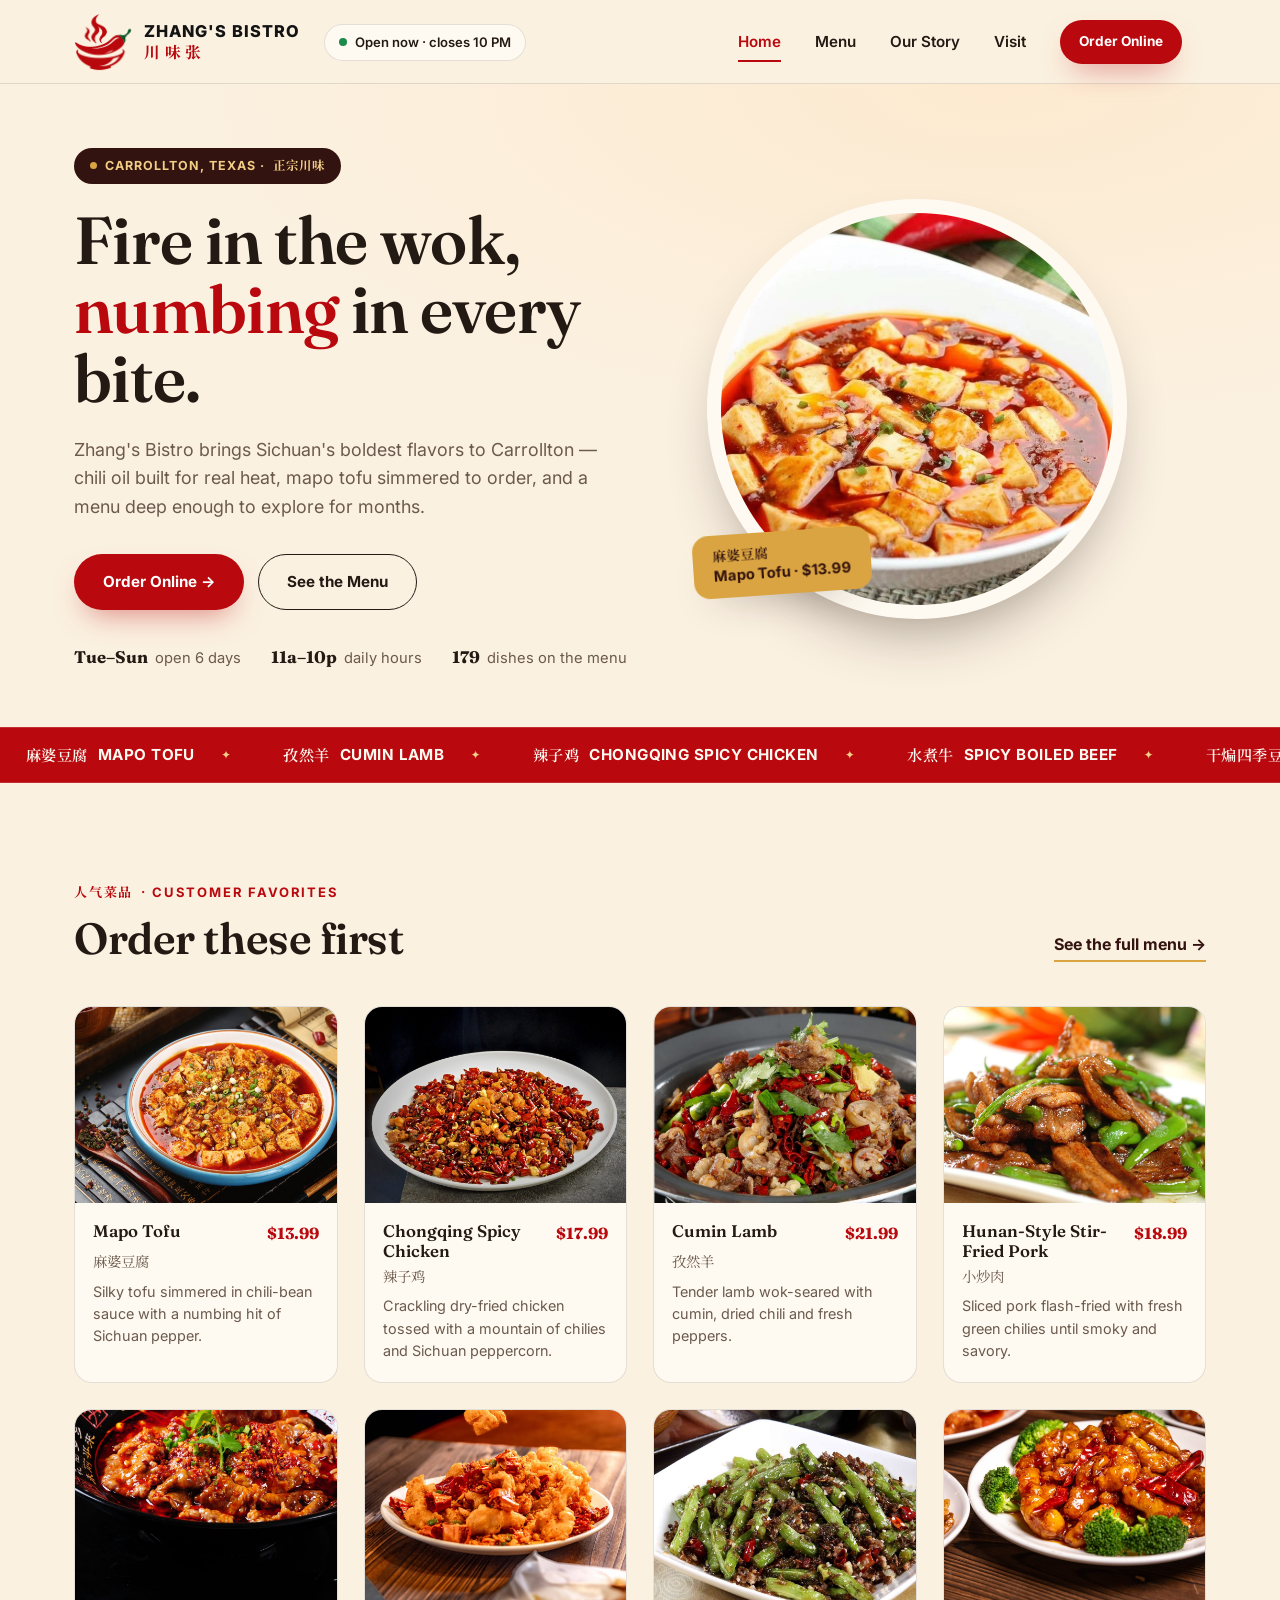
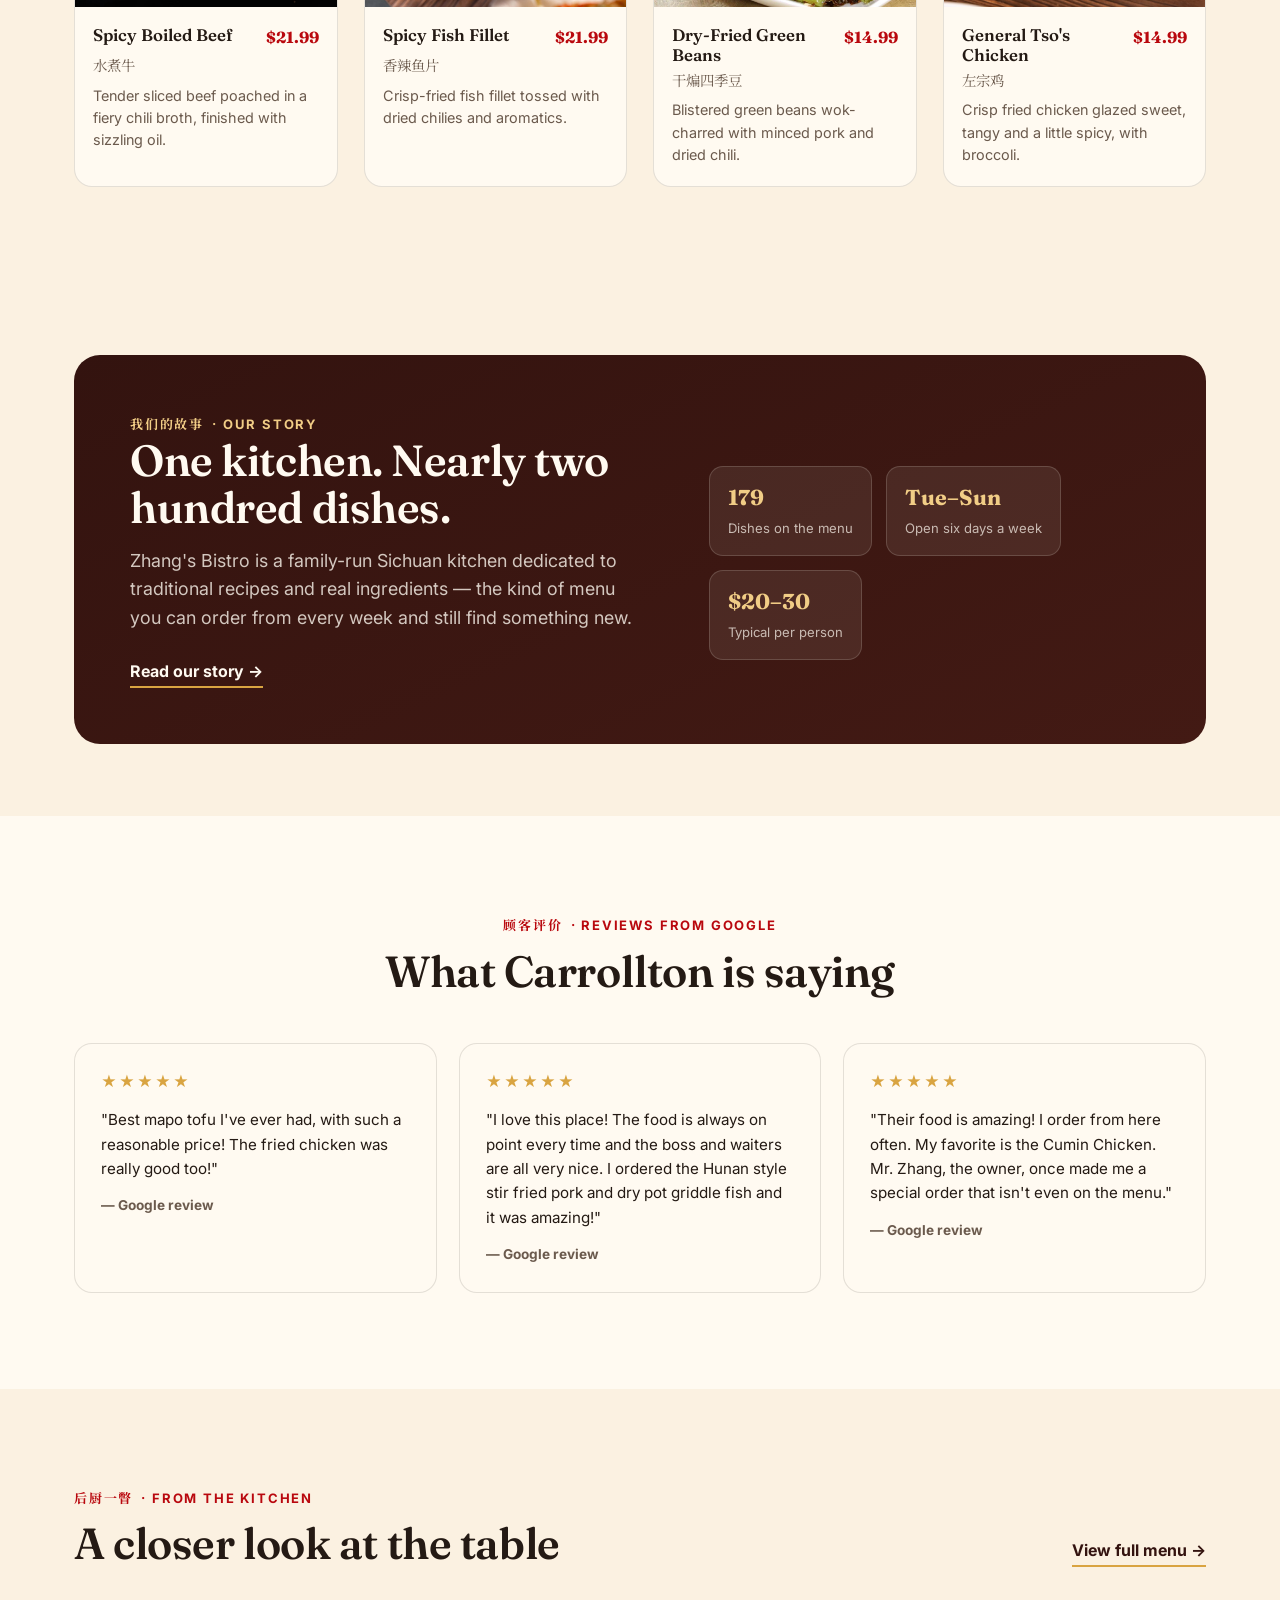
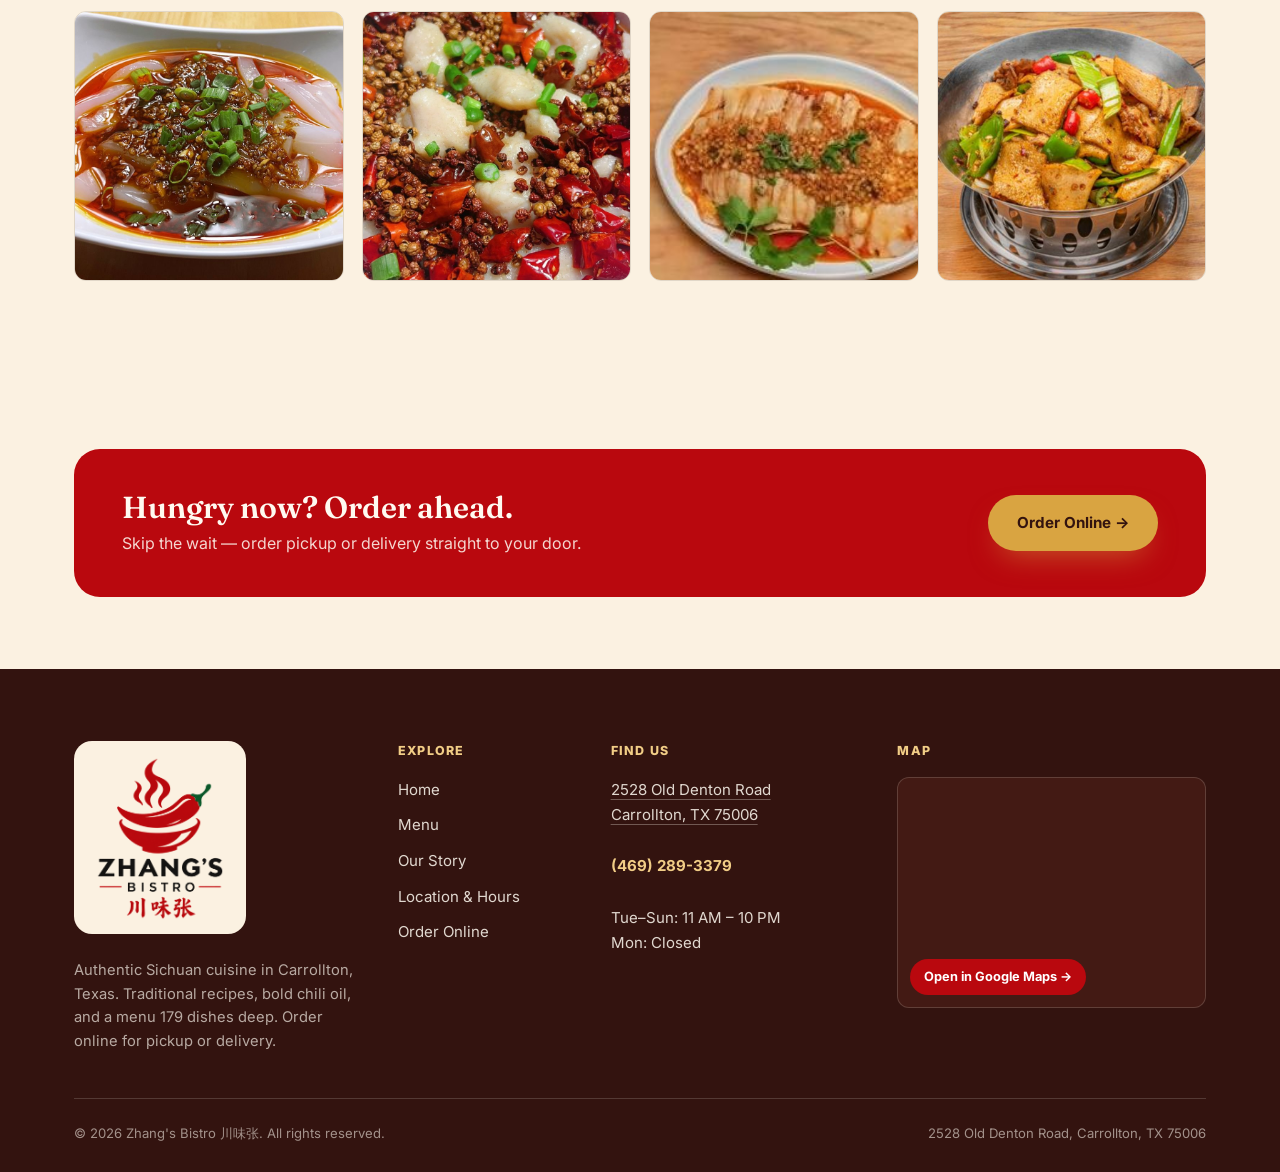
<file: index.html>
<!doctype html>
<html lang="en">
<head>
<meta charset="UTF-8" />
<meta name="viewport" content="width=device-width, initial-scale=1.0" />
<title>Zhang's Bistro 川味张 | Authentic Sichuan Cuisine in Carrollton, TX</title>
<meta name="description" content="Zhang's Bistro 川味张 serves bold, authentic Sichuan cuisine in Carrollton, TX — mapo tofu, Chongqing spicy chicken, dry pot and 179 dishes made to order. Order pickup & delivery online." />
<meta property="og:title" content="Zhang's Bistro 川味张 — Authentic Sichuan Cuisine in Carrollton, TX" />
<meta property="og:description" content="Bold, numbing-spicy Sichuan cooking in Carrollton, TX. 179 dishes, made to order." />
<meta property="og:image" content="https://www.zhangsbistro.com/assets/img/table-spread.jpg" />
<meta property="og:url" content="https://www.zhangsbistro.com/" />
<meta property="og:type" content="website" />
<link rel="icon" type="image/png" href="assets/img/favicon.png" />
<link rel="apple-touch-icon" href="assets/img/apple-touch-icon.png" />
<link rel="preconnect" href="https://fonts.googleapis.com" />
<link rel="preconnect" href="https://fonts.gstatic.com" crossorigin />
<link href="https://fonts.googleapis.com/css2?family=Fraunces:opsz,wght@9..144,500;9..144,600;9..144,700&family=Inter:wght@400;500;600;700;800&family=Noto+Serif+SC:wght@500;600;700&display=swap" rel="stylesheet" />
<link rel="stylesheet" href="css/styles.css?v=13" />
<link rel="canonical" href="https://www.zhangsbistro.com/" />
<script type="application/ld+json">
{
 "@context": "https://schema.org",
 "@type": "Restaurant",
 "@id": "https://www.zhangsbistro.com/#restaurant",
 "name": "Zhang's Bistro 川味张",
 "alternateName": [
  "Zhang's Bistro",
  "川味张"
 ],
 "description": "Authentic Sichuan cuisine in Carrollton, Texas: mapo tofu, Chongqing spicy chicken, dry pot, live fish and 179 dishes made to order.",
 "url": "https://www.zhangsbistro.com/",
 "telephone": "+1-469-289-3379",
 "image": [
  "https://www.zhangsbistro.com/assets/img/table-spread.jpg",
  "https://www.zhangsbistro.com/assets/img/storefront.jpg"
 ],
 "logo": "https://www.zhangsbistro.com/assets/img/logo-full.png",
 "servesCuisine": [
  "Sichuan",
  "Chinese"
 ],
 "priceRange": "$$",
 "address": {
  "@type": "PostalAddress",
  "streetAddress": "2528 Old Denton Road",
  "addressLocality": "Carrollton",
  "addressRegion": "TX",
  "postalCode": "75006",
  "addressCountry": "US"
 },
 "geo": {
  "@type": "GeoCoordinates",
  "latitude": 32.9799524,
  "longitude": -96.9080023
 },
 "hasMap": "https://maps.google.com/?cid=12278787416581285066",
 "openingHoursSpecification": [
  {
   "@type": "OpeningHoursSpecification",
   "dayOfWeek": [
    "Tuesday",
    "Wednesday",
    "Thursday",
    "Friday",
    "Saturday",
    "Sunday"
   ],
   "opens": "11:00",
   "closes": "22:00"
  }
 ],
 "hasMenu": "https://www.zhangsbistro.com/menu.html"
}
</script>
</head>
<body>

<header class="site-header">
  <div class="open-status-bar"><span class="open-status" data-open-status><span class="open-status-dot"></span><span class="open-status-text">Tue–Sun · 11 AM – 10 PM</span></span></div>
  <div class="container">
    <a href="index.html" class="brand">
      <img src="assets/img/logo-mark.png" class="brand-logo" alt="" width="239" height="240" />
      <span class="brand-word">
        <strong>Zhang's Bistro</strong>
        <span class="cn">川味张</span>
      </span>
    </a>
    <span class="open-status open-status--inline" data-open-status><span class="open-status-dot"></span><span class="open-status-text">Tue–Sun · 11 AM – 10 PM</span></span>
    <nav class="main-nav" id="mainNav">
      <a href="index.html" class="is-active">Home</a>
      <a href="menu.html">Menu</a>
      <a href="story.html">Our Story</a>
      <a href="visit.html">Visit</a>
      <a href="https://order.mealkeyway.com/customer/release/index?mid=464632736e67496e446a6e6770706831645a4e5344513d3d#/main" class="btn btn-primary btn-sm" target="_blank" rel="noopener">Order Online</a>
    </nav>
    <div class="header-actions">
      <a href="https://order.mealkeyway.com/customer/release/index?mid=464632736e67496e446a6e6770706831645a4e5344513d3d#/main" class="btn btn-primary btn-sm header-order" target="_blank" rel="noopener">Order Online</a>
      <button class="nav-toggle" id="navToggle" aria-label="Toggle menu" aria-expanded="false">
        <svg viewBox="0 0 24 24" fill="none" stroke="currentColor" stroke-width="2"><line x1="3" y1="6" x2="21" y2="6"/><line x1="3" y1="12" x2="21" y2="12"/><line x1="3" y1="18" x2="21" y2="18"/></svg>
      </button>
    </div>
  </div>
</header>

<section class="hero">
  <div class="container">
    <div class="hero-copy">
      <span class="badge-pill"><span class="dot"></span>CARROLLTON, TEXAS · <span class="cn">正宗川味</span></span>
      <h1>Fire in the wok, <span class="accent">numbing</span> in every bite.</h1>
      <p class="lede">Zhang's Bistro brings Sichuan's boldest flavors to Carrollton — chili oil built for real heat, mapo tofu simmered to order, and a menu deep enough to explore for months.</p>
      <div class="hero-ctas">
        <a href="https://order.mealkeyway.com/customer/release/index?mid=464632736e67496e446a6e6770706831645a4e5344513d3d#/main" class="btn btn-primary" target="_blank" rel="noopener">Order Online →</a>
        <a href="menu.html" class="btn btn-outline">See the Menu</a>
      </div>
      <div class="hero-stats">
        <span class="stat"><strong>Tue–Sun</strong> open 6 days</span>
        <span class="stat"><strong>11a–10p</strong> daily hours</span>
        <span class="stat"><strong>179</strong> dishes on the menu</span>
      </div>
    </div>
    <div class="hero-visual">
      <div class="hero-photo-ring">
        <img src="assets/img/mapo-tofu.jpg" alt="Mapo tofu at Zhang's Bistro, simmered in chili bean sauce" width="1000" height="750" />
        <div class="hero-steam" aria-hidden="true"><span></span><span></span><span></span></div>
      </div>
      <div class="hero-tag"><span class="cn">麻婆豆腐</span><span>Mapo Tofu · $13.99</span></div>
    </div>
  </div>
</section>

<div class="ticker" aria-hidden="true">
  <div class="ticker-track">
    <span><span class="cn">麻婆豆腐</span>MAPO TOFU</span>
    <span><span class="cn">孜然羊</span>CUMIN LAMB</span>
    <span><span class="cn">辣子鸡</span>CHONGQING SPICY CHICKEN</span>
    <span><span class="cn">水煮牛</span>SPICY BOILED BEEF</span>
    <span><span class="cn">干煸四季豆</span>DRY-FRIED GREEN BEANS</span>
    <span><span class="cn">担担面</span>DAN DAN NOODLES</span>
    <span><span class="cn">麻婆豆腐</span>MAPO TOFU</span>
    <span><span class="cn">孜然羊</span>CUMIN LAMB</span>
    <span><span class="cn">辣子鸡</span>CHONGQING SPICY CHICKEN</span>
    <span><span class="cn">水煮牛</span>SPICY BOILED BEEF</span>
    <span><span class="cn">干煸四季豆</span>DRY-FRIED GREEN BEANS</span>
    <span><span class="cn">担担面</span>DAN DAN NOODLES</span>
  </div>
</div>

<section class="section" id="favorites">
  <div class="container">
    <div class="section-head">
      <div>
        <span class="eyebrow"><span class="cn">人气菜品</span> · Customer Favorites</span>
        <h2>Order these first</h2>
      </div>
      <a href="menu.html" class="link-underline">See the full menu →</a>
    </div>

    <div class="dish-grid">
      <article class="dish-card">
        <div class="dish-card-photo">
          <img src="assets/img/dishes/mapo-tofu.jpg" alt="Mapo tofu in chili-bean sauce topped with scallions" loading="lazy" width="1000" height="750" />
        </div>
        <div class="dish-card-body">
          <div class="dish-card-title"><h3>Mapo Tofu</h3><span class="price">$13.99</span></div>
          <p class="dish-card-cn cn">麻婆豆腐</p>
          <p>Silky tofu simmered in chili-bean sauce with a numbing hit of Sichuan pepper.</p>
        </div>
      </article>

      <article class="dish-card">
        <div class="dish-card-photo">
          <img src="assets/img/dishes/chongqing-spicy-chicken.jpg" alt="Chongqing spicy chicken buried in dried red chilies" loading="lazy" width="1000" height="750" />
        </div>
        <div class="dish-card-body">
          <div class="dish-card-title"><h3>Chongqing Spicy Chicken</h3><span class="price">$17.99</span></div>
          <p class="dish-card-cn cn">辣子鸡</p>
          <p>Crackling dry-fried chicken tossed with a mountain of chilies and Sichuan peppercorn.</p>
        </div>
      </article>

      <article class="dish-card">
        <div class="dish-card-photo">
          <img src="assets/img/dishes/cumin-lamb.jpg" alt="Cumin lamb with dried chilies, peppers and cilantro" loading="lazy" width="1000" height="750" />
        </div>
        <div class="dish-card-body">
          <div class="dish-card-title"><h3>Cumin Lamb</h3><span class="price">$21.99</span></div>
          <p class="dish-card-cn cn">孜然羊</p>
          <p>Tender lamb wok-seared with cumin, dried chili and fresh peppers.</p>
        </div>
      </article>

      <article class="dish-card">
        <div class="dish-card-photo">
          <img src="assets/img/dishes/hunan-stir-fried-pork.jpg" alt="Hunan-style stir-fried pork with green chilies" loading="lazy" width="1000" height="750" />
        </div>
        <div class="dish-card-body">
          <div class="dish-card-title"><h3>Hunan-Style Stir-Fried Pork</h3><span class="price">$18.99</span></div>
          <p class="dish-card-cn cn">小炒肉</p>
          <p>Sliced pork flash-fried with fresh green chilies until smoky and savory.</p>
        </div>
      </article>

      <article class="dish-card">
        <div class="dish-card-photo">
          <img src="assets/img/dishes/spicy-boiled-beef.jpg" alt="Spicy boiled beef in red chili broth" loading="lazy" width="1000" height="750" />
        </div>
        <div class="dish-card-body">
          <div class="dish-card-title"><h3>Spicy Boiled Beef</h3><span class="price">$21.99</span></div>
          <p class="dish-card-cn cn">水煮牛</p>
          <p>Tender sliced beef poached in a fiery chili broth, finished with sizzling oil.</p>
        </div>
      </article>

      <article class="dish-card">
        <div class="dish-card-photo">
          <img src="assets/img/dishes/spicy-fish-fillet.jpg" alt="Crisp-fried spicy fish fillet with dried chilies" loading="lazy" width="1000" height="750" />
        </div>
        <div class="dish-card-body">
          <div class="dish-card-title"><h3>Spicy Fish Fillet</h3><span class="price">$21.99</span></div>
          <p class="dish-card-cn cn">香辣鱼片</p>
          <p>Crisp-fried fish fillet tossed with dried chilies and aromatics.</p>
        </div>
      </article>

      <article class="dish-card">
        <div class="dish-card-photo">
          <img src="assets/img/dishes/dry-fried-green-beans.jpg" alt="Dry-fried green beans with minced pork and dried chili" loading="lazy" width="1000" height="750" />
        </div>
        <div class="dish-card-body">
          <div class="dish-card-title"><h3>Dry-Fried Green Beans</h3><span class="price">$14.99</span></div>
          <p class="dish-card-cn cn">干煸四季豆</p>
          <p>Blistered green beans wok-charred with minced pork and dried chili.</p>
        </div>
      </article>

      <article class="dish-card">
        <div class="dish-card-photo">
          <img src="assets/img/dishes/general-tsos-chicken.jpg" alt="General Tso's chicken with broccoli" loading="lazy" width="1000" height="750" />
        </div>
        <div class="dish-card-body">
          <div class="dish-card-title"><h3>General Tso's Chicken</h3><span class="price">$14.99</span></div>
          <p class="dish-card-cn cn">左宗鸡</p>
          <p>Crisp fried chicken glazed sweet, tangy and a little spicy, with broccoli.</p>
        </div>
      </article>
    </div>
  </div>
</section>

<section class="section-tight">
  <div class="container">
    <div class="band-deep story-band">
      <div>
        <span class="eyebrow eyebrow--on-deep"><span class="cn">我们的故事</span> · Our Story</span>
        <h2>One kitchen. Nearly two hundred dishes.</h2>
        <p class="lede">Zhang's Bistro is a family-run Sichuan kitchen dedicated to traditional recipes and real ingredients — the kind of menu you can order from every week and still find something new.</p>
        <a href="story.html" class="link-underline link-underline--light">Read our story →</a>
      </div>
      <div class="story-stats">
        <div class="story-stat"><strong>179</strong><span>Dishes on the menu</span></div>
        <div class="story-stat"><strong>Tue–Sun</strong><span>Open six days a week</span></div>
        <div class="story-stat"><strong>$20–30</strong><span>Typical per person</span></div>
      </div>
    </div>
  </div>
</section>

<section class="section bg-paper">
  <div class="container">
    <div class="section-head-center">
      <span class="eyebrow"><span class="cn">顾客评价</span> · Reviews from Google</span>
      <h2>What Carrollton is saying</h2>
    </div>
    <div class="testimonial-grid">
      <div class="testimonial-card">
        <div class="stars">★★★★★</div>
        <p>"Best mapo tofu I've ever had, with such a reasonable price! The fried chicken was really good too!"</p>
        <cite>— Google review</cite>
      </div>
      <div class="testimonial-card">
        <div class="stars">★★★★★</div>
        <p>"I love this place! The food is always on point every time and the boss and waiters are all very nice. I ordered the Hunan style stir fried pork and dry pot griddle fish and it was amazing!"</p>
        <cite>— Google review</cite>
      </div>
      <div class="testimonial-card">
        <div class="stars">★★★★★</div>
        <p>"Their food is amazing! I order from here often. My favorite is the Cumin Chicken. Mr. Zhang, the owner, once made me a special order that isn't even on the menu."</p>
        <cite>— Google review</cite>
      </div>
    </div>
  </div>
</section>

<section class="section">
  <div class="container">
    <div class="section-head">
      <div>
        <span class="eyebrow"><span class="cn">后厨一瞥</span> · From the Kitchen</span>
        <h2>A closer look at the table</h2>
      </div>
      <a href="menu.html" class="link-underline">View full menu →</a>
    </div>
    <div class="gallery-grid">
      <a href="assets/img/liangfen.jpg" target="_blank" rel="noopener"><img src="assets/img/liangfen.jpg" alt="Sichuan-style liangfen mung bean jelly in chili oil" loading="lazy" /></a>
      <a href="assets/img/fish-fillet-hot-chili-oil.jpg" target="_blank" rel="noopener"><img src="assets/img/fish-fillet-hot-chili-oil.jpg" alt="Fish fillet buried in hot chili oil and Sichuan peppercorn" loading="lazy" /></a>
      <a href="assets/img/sliced-pork-belly.jpg" target="_blank" rel="noopener"><img src="assets/img/sliced-pork-belly.jpg" alt="Sliced pork belly with garlic chili sauce" loading="lazy" /></a>
      <a href="assets/img/dry-pot-tofu.jpg" target="_blank" rel="noopener"><img src="assets/img/dry-pot-tofu.jpg" alt="Dry pot shredded tofu with peppers" loading="lazy" /></a>
    </div>
  </div>
</section>

<section class="section-tight">
  <div class="container">
    <div class="cta-banner">
      <div>
        <h3>Hungry now? Order ahead.</h3>
        <p>Skip the wait — order pickup or delivery straight to your door.</p>
      </div>
      <a href="https://order.mealkeyway.com/customer/release/index?mid=464632736e67496e446a6e6770706831645a4e5344513d3d#/main" class="btn btn-gold" target="_blank" rel="noopener">Order Online →</a>
    </div>
  </div>
</section>

<footer class="site-footer">
  <div class="container">
    <div class="footer-grid">
      <div class="footer-brand">
        <a href="index.html" class="footer-logo"><img src="assets/img/logo-full.png" alt="Zhang's Bistro 川味张" width="560" height="713" loading="lazy" /></a>
        <p>Authentic Sichuan cuisine in Carrollton, Texas. Traditional recipes, bold chili oil, and a menu 179 dishes deep. Order online for pickup or delivery.</p>
      </div>
      <div class="footer-col">
        <h4>Explore</h4>
        <ul>
          <li><a href="index.html">Home</a></li>
          <li><a href="menu.html">Menu</a></li>
          <li><a href="story.html">Our Story</a></li>
          <li><a href="visit.html">Location &amp; Hours</a></li>
          <li><a href="https://order.mealkeyway.com/customer/release/index?mid=464632736e67496e446a6e6770706831645a4e5344513d3d#/main" target="_blank" rel="noopener">Order Online</a></li>
        </ul>
      </div>
      <div class="footer-col">
        <h4>Find Us</h4>
        <address>
          <a href="https://maps.google.com/?cid=12278787416581285066" target="_blank" rel="noopener">2528 Old Denton Road<br />Carrollton, TX 75006</a><br /><br />
          <a class="tel" href="tel:+14692893379">(469) 289-3379</a><br /><br />
          Tue–Sun: 11 AM – 10 PM<br />
          Mon: Closed
        </address>
      </div>
      <div class="footer-col">
        <h4>Map</h4>
        <div class="footer-map">
          <iframe src="https://maps.google.com/maps?cid=12278787416581285066&amp;output=embed" title="Map of Zhang's Bistro, 2528 Old Denton Road, Carrollton, TX" loading="lazy" tabindex="-1" aria-hidden="true" referrerpolicy="no-referrer-when-downgrade"></iframe>
          <a class="footer-map-link" href="https://maps.google.com/?cid=12278787416581285066" target="_blank" rel="noopener" aria-label="Open Zhang's Bistro in Google Maps"><span>Open in Google Maps →</span></a>
        </div>
      </div>
    </div>
    <div class="footer-bottom">
      <span>© 2026 Zhang's Bistro 川味张. All rights reserved.</span>
      <span>2528 Old Denton Road, Carrollton, TX 75006</span>
    </div>
  </div>
</footer>

<script src="js/main.js?v=12"></script>
</body>
</html>
</file>
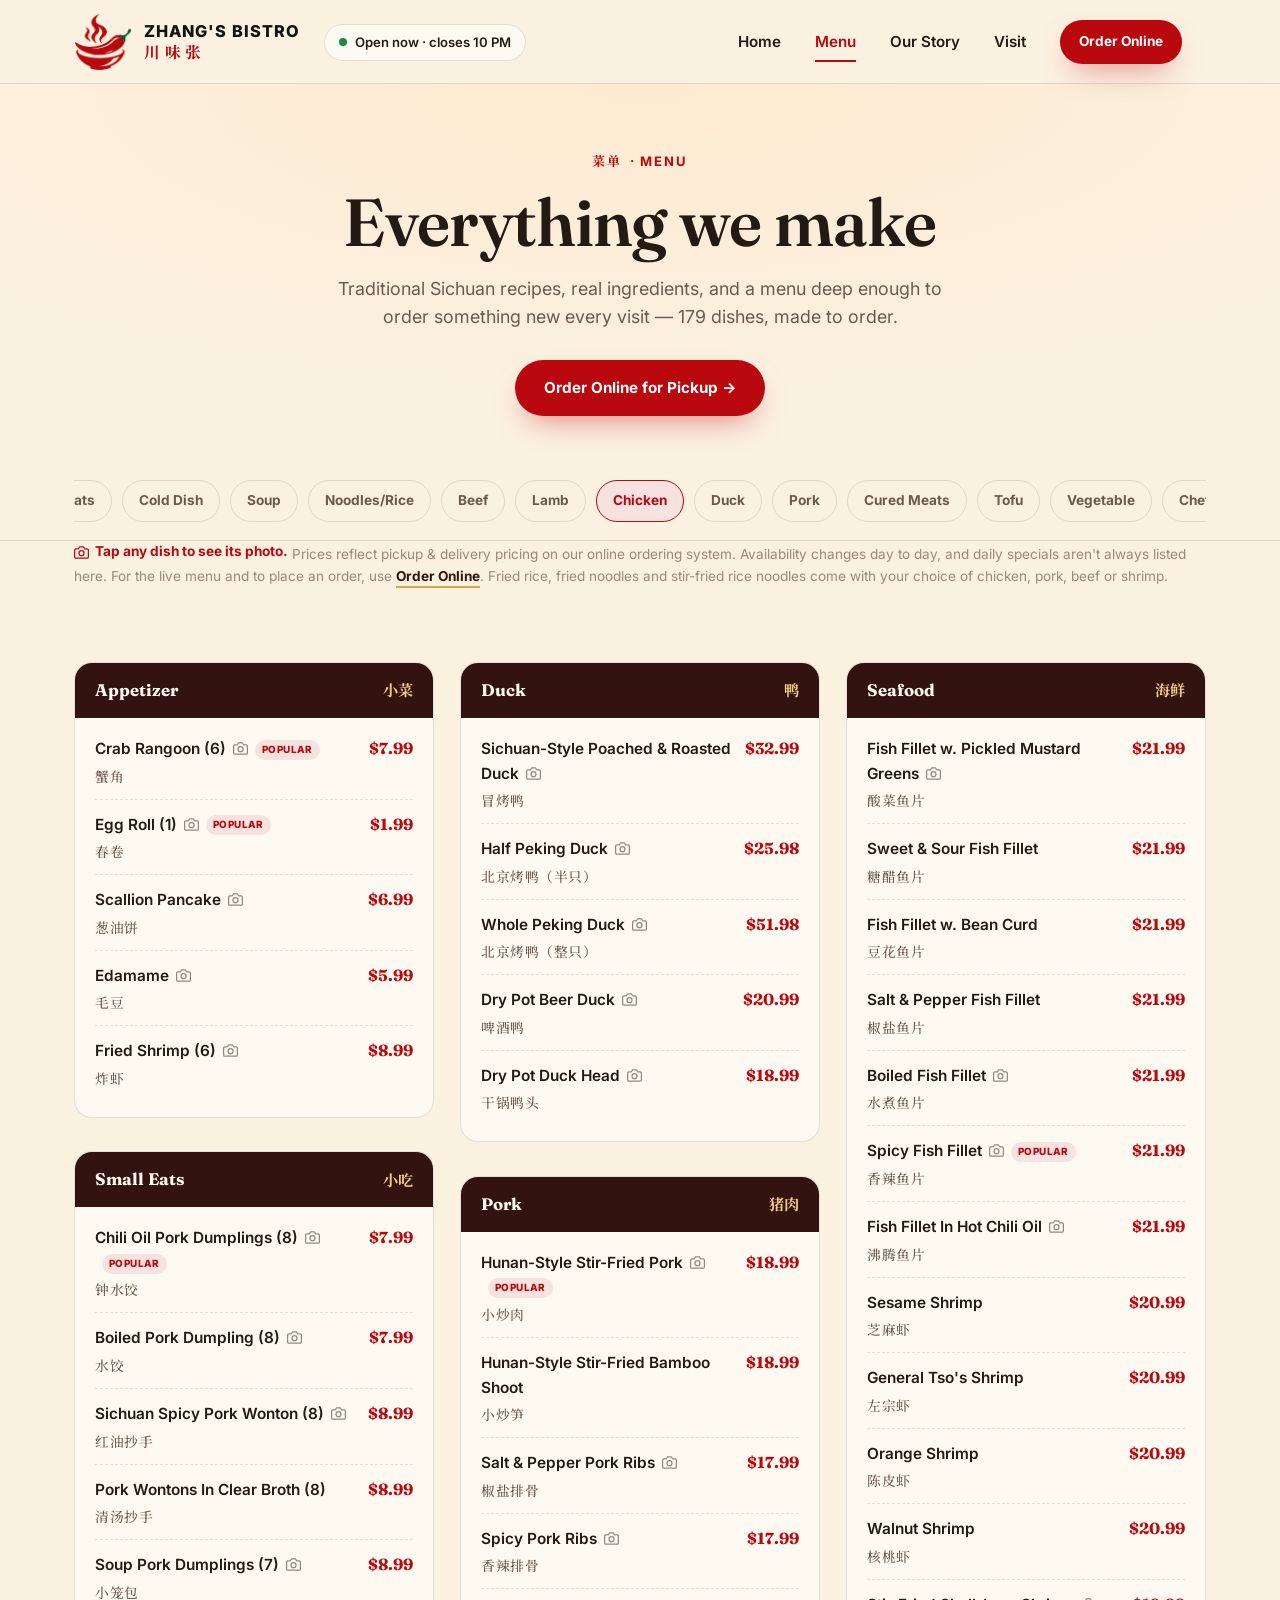
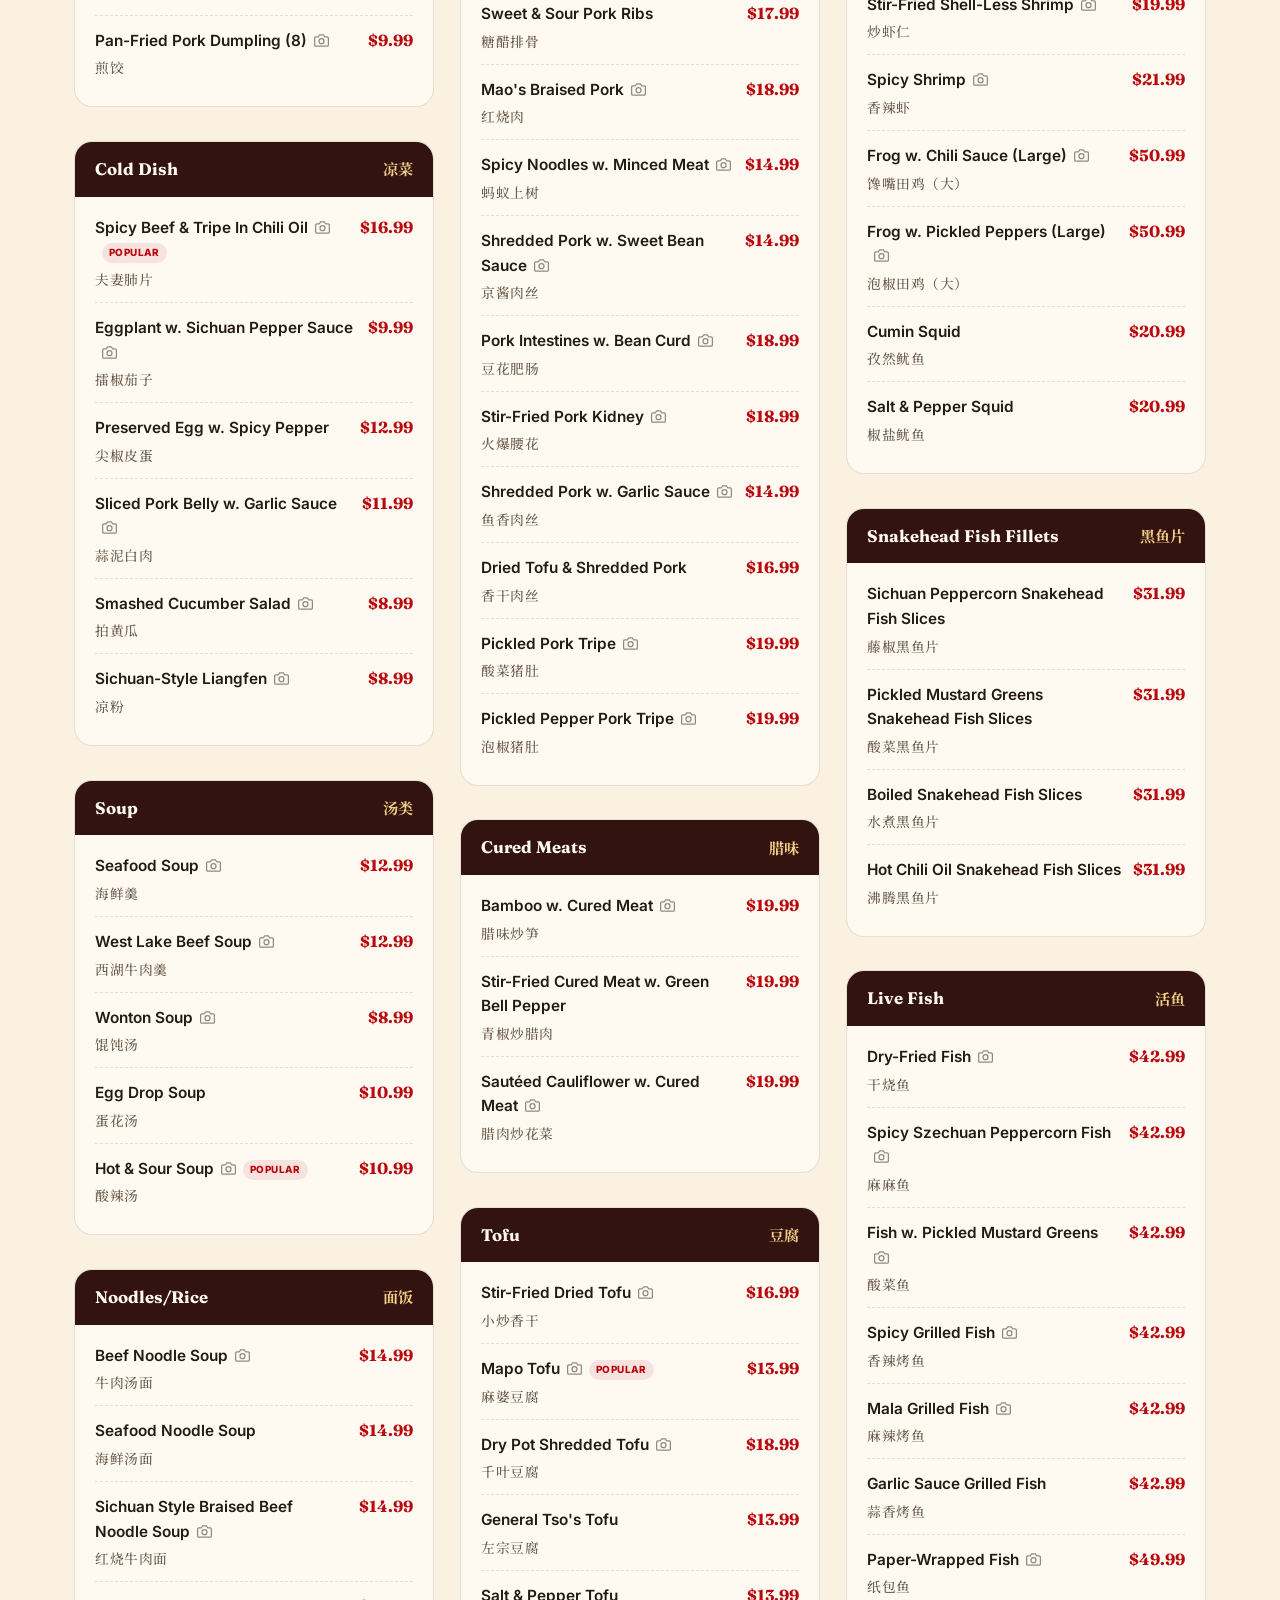
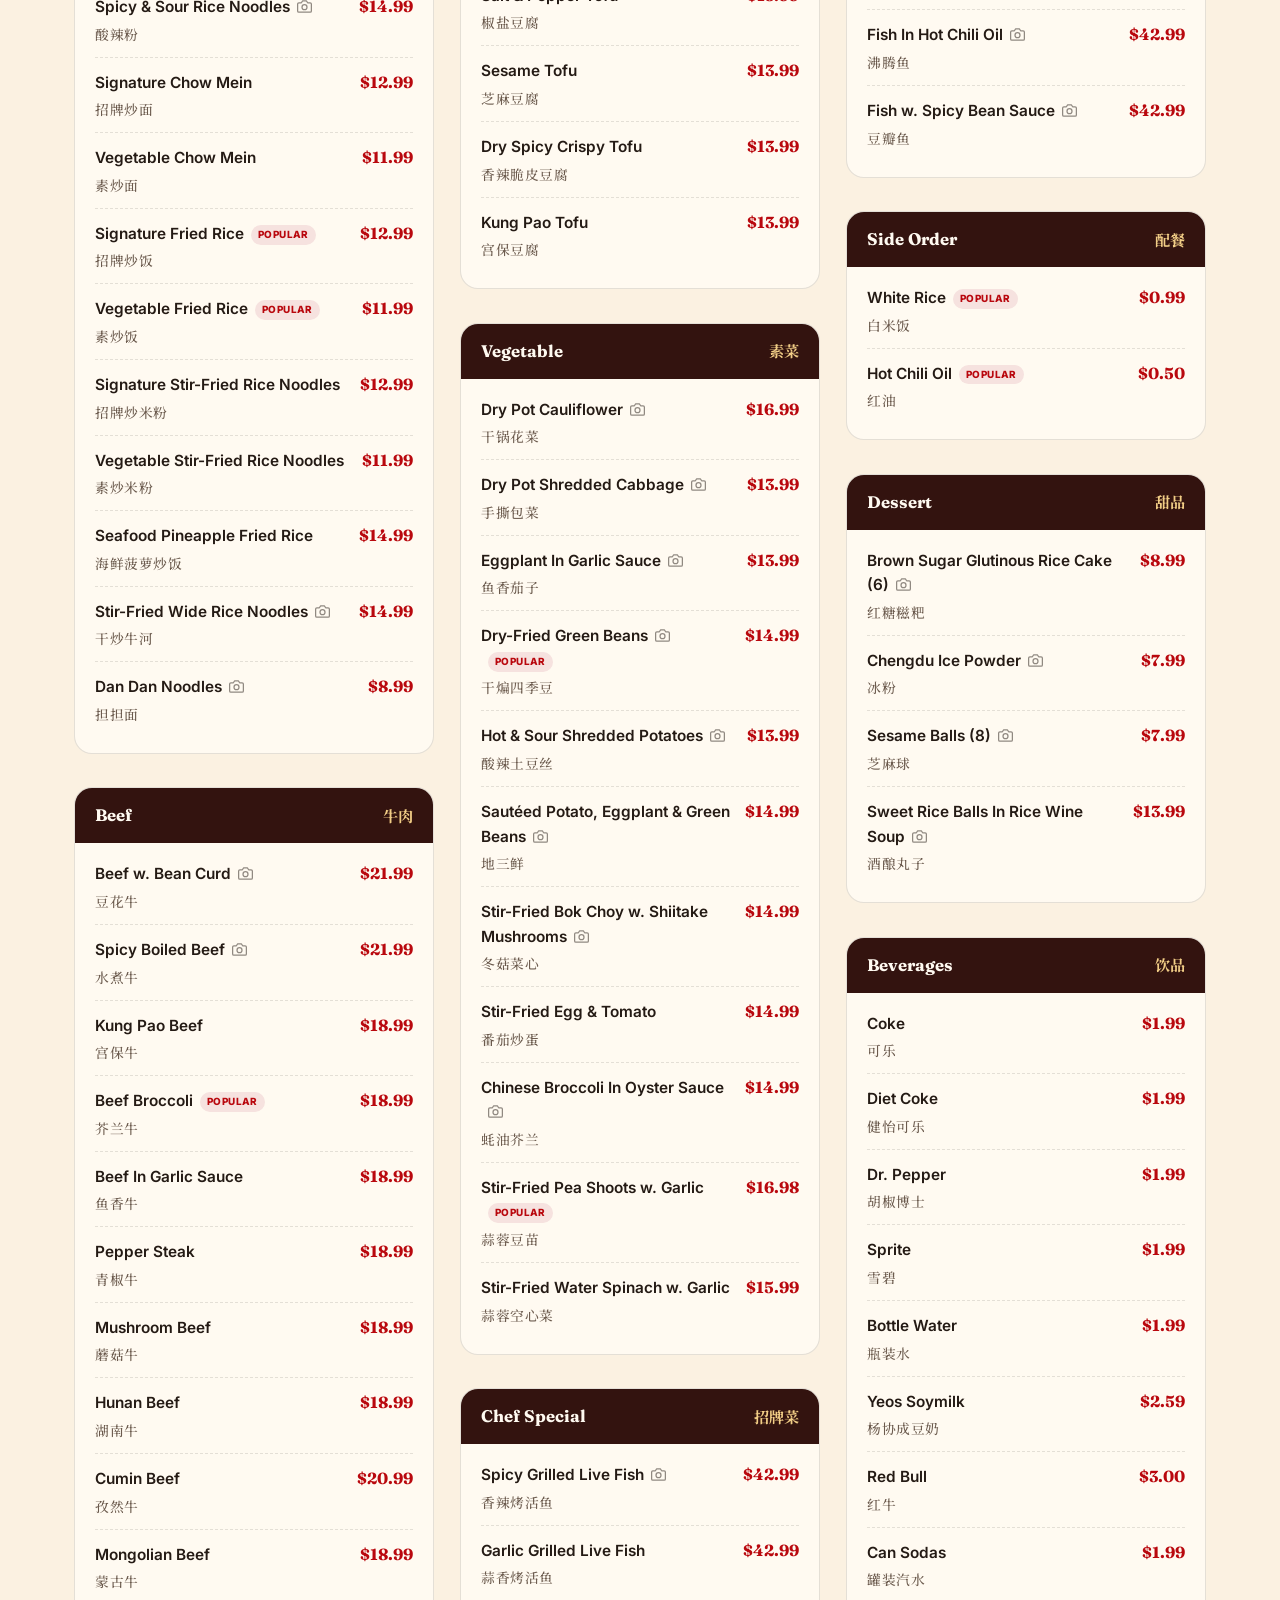
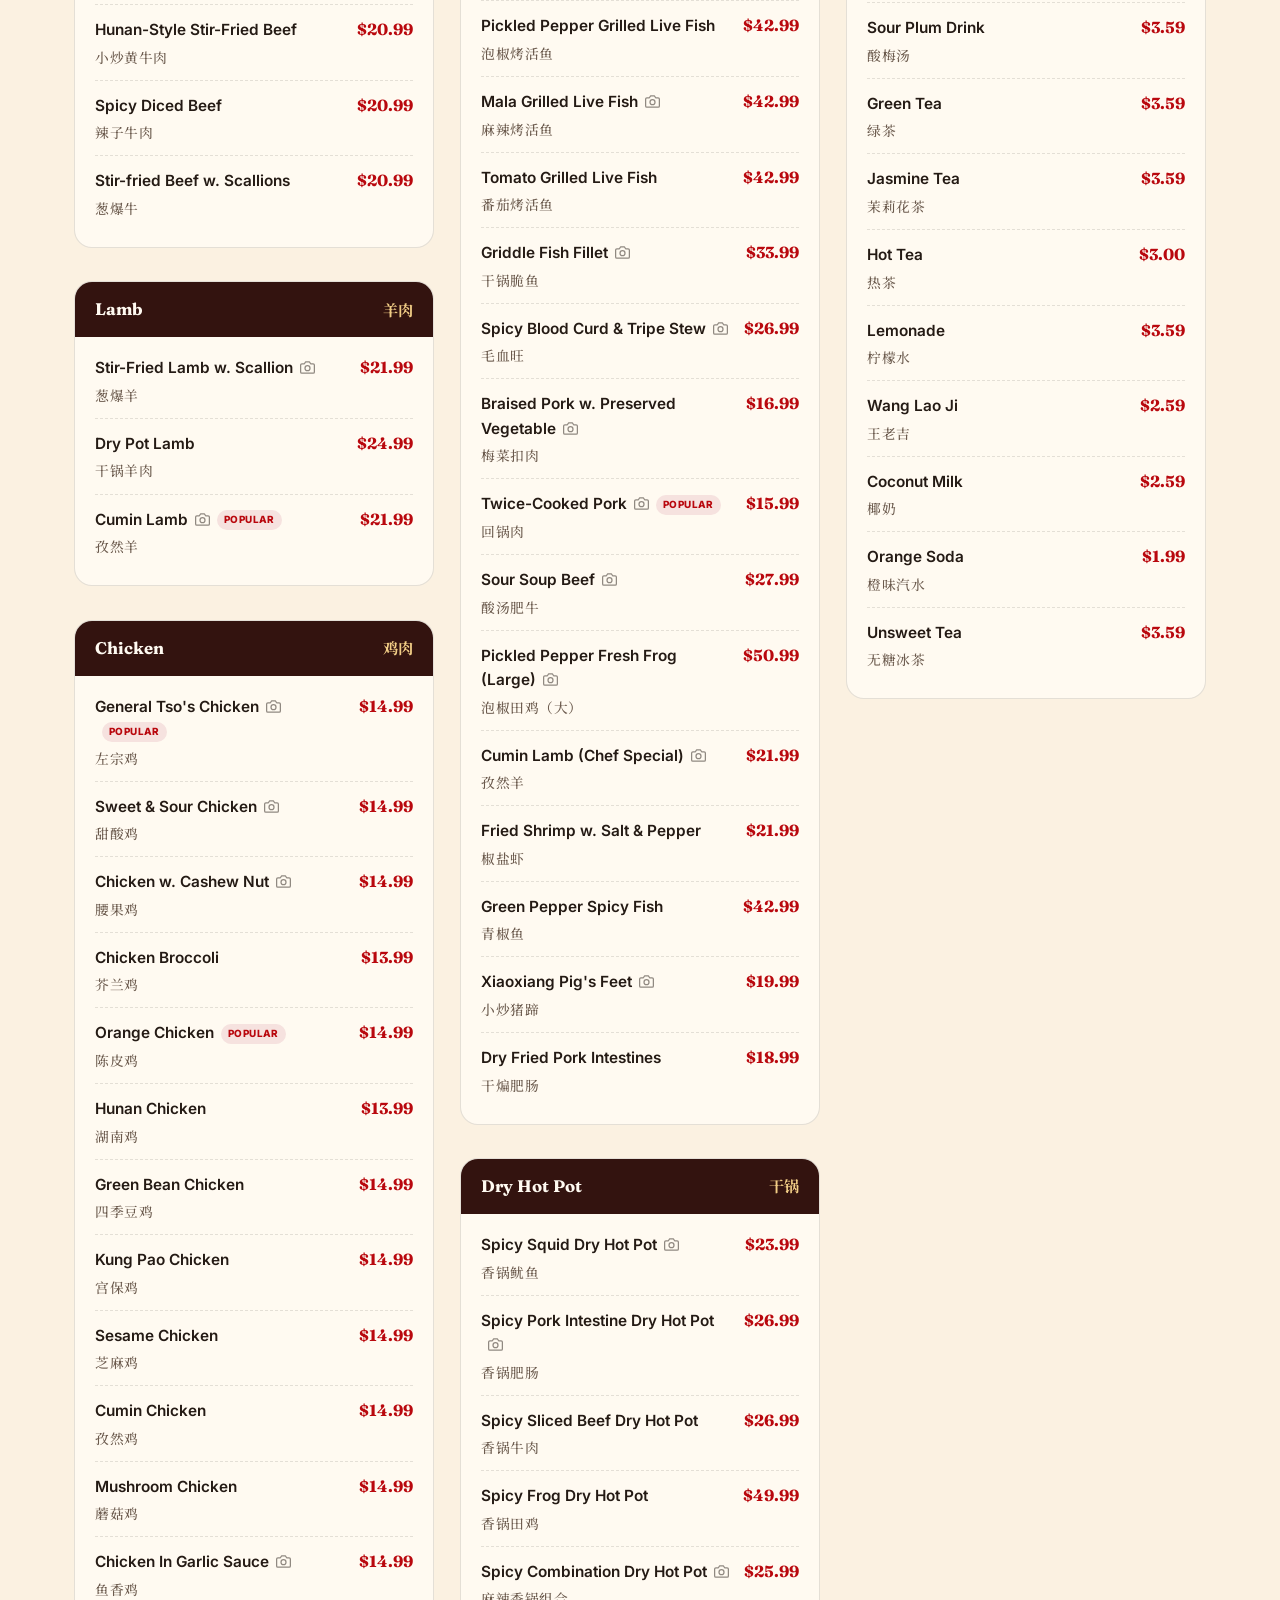
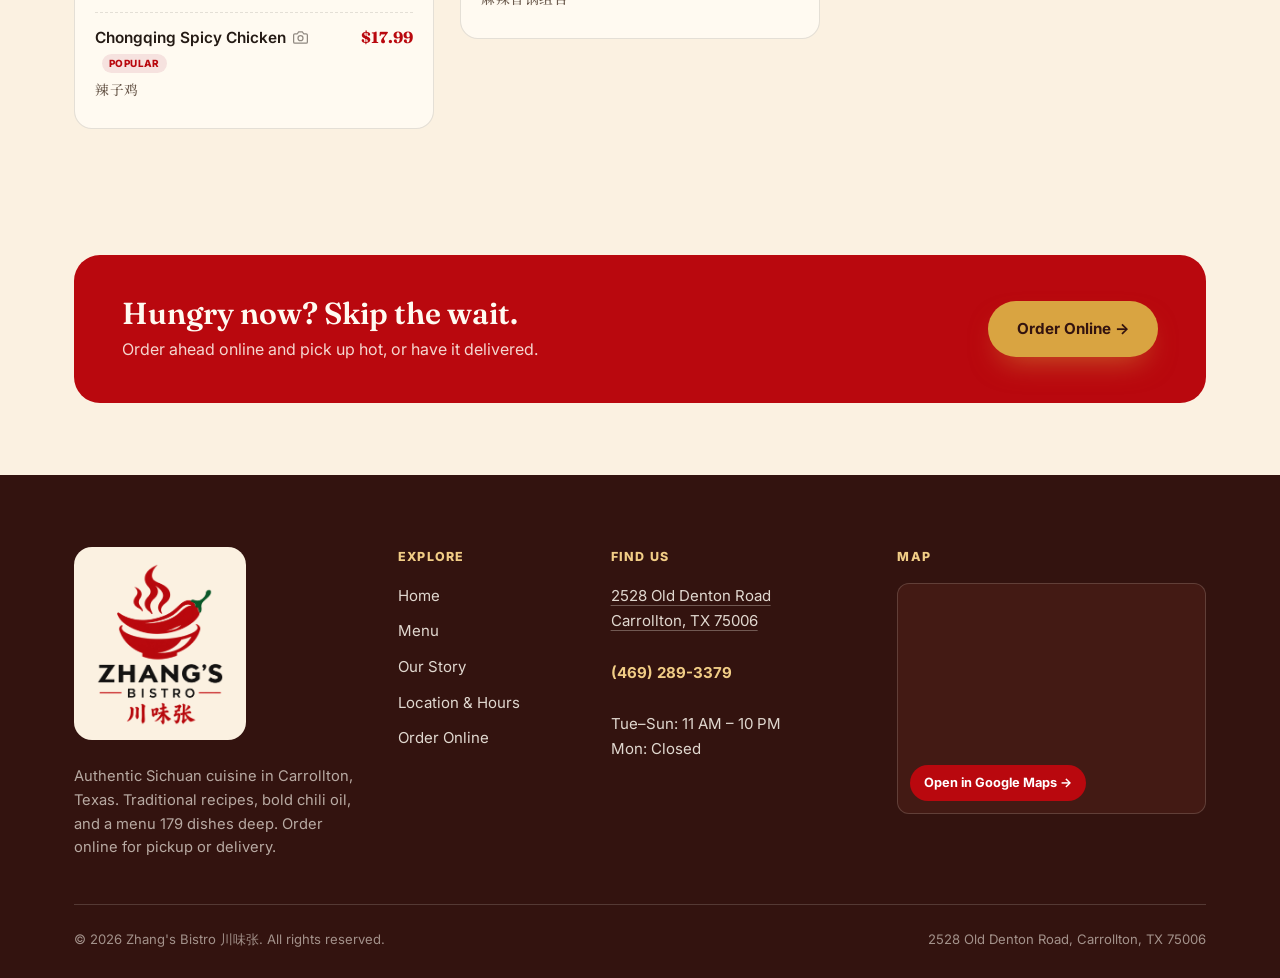
<file: menu.html>
<!doctype html>
<html lang="en">
<head>
<meta charset="UTF-8" />
<meta name="viewport" content="width=device-width, initial-scale=1.0" />
<title>Full Menu | Zhang's Bistro 川味张 — Carrollton, TX</title>
<meta name="description" content="The full Zhang's Bistro menu — 179 Sichuan dishes across appetizers, noodles, beef, chicken, seafood, dry pot, live fish and more, with pickup and delivery prices." />
<link rel="icon" type="image/png" href="assets/img/favicon.png" />
<link rel="apple-touch-icon" href="assets/img/apple-touch-icon.png" />
<link rel="preconnect" href="https://fonts.googleapis.com" />
<link rel="preconnect" href="https://fonts.gstatic.com" crossorigin />
<link href="https://fonts.googleapis.com/css2?family=Fraunces:opsz,wght@9..144,500;9..144,600;9..144,700&family=Inter:wght@400;500;600;700;800&family=Noto+Serif+SC:wght@500;600;700&display=swap" rel="stylesheet" />
<link rel="stylesheet" href="css/styles.css?v=13" />
<link rel="canonical" href="https://www.zhangsbistro.com/menu.html" />
<!-- MENU-LD:START -->
<script type="application/ld+json">
{
 "@context": "https://schema.org",
 "@type": "Menu",
 "@id": "https://www.zhangsbistro.com/menu.html#menu",
 "name": "Zhang's Bistro 川味张 Menu",
 "url": "https://www.zhangsbistro.com/menu.html",
 "inLanguage": [
  "en",
  "zh"
 ],
 "hasMenuSection": [
  {
   "@type": "MenuSection",
   "name": "Appetizer",
   "alternateName": "小菜",
   "hasMenuItem": [
    {
     "@type": "MenuItem",
     "name": "Crab Rangoon (6)",
     "alternateName": "蟹角",
     "offers": {
      "@type": "Offer",
      "price": "7.99",
      "priceCurrency": "USD"
     },
     "image": "https://www.zhangsbistro.com/assets/img/menu/crab-rangoon.jpg"
    },
    {
     "@type": "MenuItem",
     "name": "Egg Roll (1)",
     "alternateName": "春卷",
     "offers": {
      "@type": "Offer",
      "price": "1.99",
      "priceCurrency": "USD"
     },
     "image": "https://www.zhangsbistro.com/assets/img/menu/egg-roll.jpg"
    },
    {
     "@type": "MenuItem",
     "name": "Scallion Pancake",
     "alternateName": "葱油饼",
     "offers": {
      "@type": "Offer",
      "price": "6.99",
      "priceCurrency": "USD"
     },
     "image": "https://www.zhangsbistro.com/assets/img/menu/scallion-pancake.jpg"
    },
    {
     "@type": "MenuItem",
     "name": "Edamame",
     "alternateName": "毛豆",
     "offers": {
      "@type": "Offer",
      "price": "5.99",
      "priceCurrency": "USD"
     },
     "image": "https://www.zhangsbistro.com/assets/img/menu/edamame.jpg"
    },
    {
     "@type": "MenuItem",
     "name": "Fried Shrimp (6)",
     "alternateName": "炸虾",
     "offers": {
      "@type": "Offer",
      "price": "8.99",
      "priceCurrency": "USD"
     },
     "image": "https://www.zhangsbistro.com/assets/img/menu/fried-shrimp.jpg"
    }
   ]
  },
  {
   "@type": "MenuSection",
   "name": "Small Eats",
   "alternateName": "小吃",
   "hasMenuItem": [
    {
     "@type": "MenuItem",
     "name": "Chili Oil Pork Dumplings (8)",
     "alternateName": "钟水饺",
     "offers": {
      "@type": "Offer",
      "price": "7.99",
      "priceCurrency": "USD"
     },
     "image": "https://www.zhangsbistro.com/assets/img/menu/chili-oil-pork-dumplings.jpg"
    },
    {
     "@type": "MenuItem",
     "name": "Boiled Pork Dumpling (8)",
     "alternateName": "水饺",
     "offers": {
      "@type": "Offer",
      "price": "7.99",
      "priceCurrency": "USD"
     },
     "image": "https://www.zhangsbistro.com/assets/img/menu/boiled-pork-dumpling.jpg"
    },
    {
     "@type": "MenuItem",
     "name": "Sichuan Spicy Pork Wonton (8)",
     "alternateName": "红油抄手",
     "offers": {
      "@type": "Offer",
      "price": "8.99",
      "priceCurrency": "USD"
     },
     "image": "https://www.zhangsbistro.com/assets/img/menu/sichuan-spicy-pork-wonton.jpg"
    },
    {
     "@type": "MenuItem",
     "name": "Pork Wontons In Clear Broth (8)",
     "alternateName": "清汤抄手",
     "offers": {
      "@type": "Offer",
      "price": "8.99",
      "priceCurrency": "USD"
     }
    },
    {
     "@type": "MenuItem",
     "name": "Soup Pork Dumplings (7)",
     "alternateName": "小笼包",
     "offers": {
      "@type": "Offer",
      "price": "8.99",
      "priceCurrency": "USD"
     },
     "image": "https://www.zhangsbistro.com/assets/img/menu/soup-pork-dumplings.jpg"
    },
    {
     "@type": "MenuItem",
     "name": "Pan-Fried Pork Dumpling (8)",
     "alternateName": "煎饺",
     "offers": {
      "@type": "Offer",
      "price": "9.99",
      "priceCurrency": "USD"
     },
     "image": "https://www.zhangsbistro.com/assets/img/menu/pan-fried-pork-dumpling.jpg"
    }
   ]
  },
  {
   "@type": "MenuSection",
   "name": "Cold Dish",
   "alternateName": "凉菜",
   "hasMenuItem": [
    {
     "@type": "MenuItem",
     "name": "Spicy Beef & Tripe In Chili Oil",
     "alternateName": "夫妻肺片",
     "offers": {
      "@type": "Offer",
      "price": "16.99",
      "priceCurrency": "USD"
     },
     "image": "https://www.zhangsbistro.com/assets/img/menu/spicy-beef-tripe-in-chili-oil.jpg"
    },
    {
     "@type": "MenuItem",
     "name": "Eggplant w. Sichuan Pepper Sauce",
     "alternateName": "擂椒茄子",
     "offers": {
      "@type": "Offer",
      "price": "9.99",
      "priceCurrency": "USD"
     },
     "image": "https://www.zhangsbistro.com/assets/img/menu/eggplant-w-sichuan-pepper-sauce.jpg"
    },
    {
     "@type": "MenuItem",
     "name": "Preserved Egg w. Spicy Pepper",
     "alternateName": "尖椒皮蛋",
     "offers": {
      "@type": "Offer",
      "price": "12.99",
      "priceCurrency": "USD"
     }
    },
    {
     "@type": "MenuItem",
     "name": "Sliced Pork Belly w. Garlic Sauce",
     "alternateName": "蒜泥白肉",
     "offers": {
      "@type": "Offer",
      "price": "11.99",
      "priceCurrency": "USD"
     },
     "image": "https://www.zhangsbistro.com/assets/img/menu/sliced-pork-belly-w-garlic-sauce.jpg"
    },
    {
     "@type": "MenuItem",
     "name": "Smashed Cucumber Salad",
     "alternateName": "拍黄瓜",
     "offers": {
      "@type": "Offer",
      "price": "8.99",
      "priceCurrency": "USD"
     },
     "image": "https://www.zhangsbistro.com/assets/img/menu/smashed-cucumber-salad.jpg"
    },
    {
     "@type": "MenuItem",
     "name": "Sichuan-Style Liangfen",
     "alternateName": "凉粉",
     "offers": {
      "@type": "Offer",
      "price": "8.99",
      "priceCurrency": "USD"
     },
     "image": "https://www.zhangsbistro.com/assets/img/menu/sichuan-style-liangfen.jpg"
    }
   ]
  },
  {
   "@type": "MenuSection",
   "name": "Soup",
   "alternateName": "汤类",
   "hasMenuItem": [
    {
     "@type": "MenuItem",
     "name": "Seafood Soup",
     "alternateName": "海鲜羹",
     "offers": {
      "@type": "Offer",
      "price": "12.99",
      "priceCurrency": "USD"
     },
     "image": "https://www.zhangsbistro.com/assets/img/menu/seafood-soup.jpg"
    },
    {
     "@type": "MenuItem",
     "name": "West Lake Beef Soup",
     "alternateName": "西湖牛肉羹",
     "offers": {
      "@type": "Offer",
      "price": "12.99",
      "priceCurrency": "USD"
     },
     "image": "https://www.zhangsbistro.com/assets/img/menu/west-lake-beef-soup.jpg"
    },
    {
     "@type": "MenuItem",
     "name": "Wonton Soup",
     "alternateName": "馄饨汤",
     "offers": {
      "@type": "Offer",
      "price": "8.99",
      "priceCurrency": "USD"
     },
     "image": "https://www.zhangsbistro.com/assets/img/menu/wonton-soup.jpg"
    },
    {
     "@type": "MenuItem",
     "name": "Egg Drop Soup",
     "alternateName": "蛋花汤",
     "offers": {
      "@type": "Offer",
      "price": "10.99",
      "priceCurrency": "USD"
     }
    },
    {
     "@type": "MenuItem",
     "name": "Hot & Sour Soup",
     "alternateName": "酸辣汤",
     "offers": {
      "@type": "Offer",
      "price": "10.99",
      "priceCurrency": "USD"
     },
     "image": "https://www.zhangsbistro.com/assets/img/menu/hot-sour-soup.jpg"
    }
   ]
  },
  {
   "@type": "MenuSection",
   "name": "Noodles/Rice",
   "alternateName": "面饭",
   "hasMenuItem": [
    {
     "@type": "MenuItem",
     "name": "Beef Noodle Soup",
     "alternateName": "牛肉汤面",
     "offers": {
      "@type": "Offer",
      "price": "14.99",
      "priceCurrency": "USD"
     },
     "image": "https://www.zhangsbistro.com/assets/img/menu/beef-noodle-soup.jpg"
    },
    {
     "@type": "MenuItem",
     "name": "Seafood Noodle Soup",
     "alternateName": "海鲜汤面",
     "offers": {
      "@type": "Offer",
      "price": "14.99",
      "priceCurrency": "USD"
     }
    },
    {
     "@type": "MenuItem",
     "name": "Sichuan Style Braised Beef Noodle Soup",
     "alternateName": "红烧牛肉面",
     "offers": {
      "@type": "Offer",
      "price": "14.99",
      "priceCurrency": "USD"
     },
     "image": "https://www.zhangsbistro.com/assets/img/menu/sichuan-style-braised-beef-noodle-soup.jpg"
    },
    {
     "@type": "MenuItem",
     "name": "Spicy & Sour Rice Noodles",
     "alternateName": "酸辣粉",
     "offers": {
      "@type": "Offer",
      "price": "14.99",
      "priceCurrency": "USD"
     },
     "image": "https://www.zhangsbistro.com/assets/img/menu/spicy-sour-rice-noodles.jpg"
    },
    {
     "@type": "MenuItem",
     "name": "Signature Chow Mein",
     "alternateName": "招牌炒面",
     "offers": {
      "@type": "Offer",
      "price": "12.99",
      "priceCurrency": "USD"
     }
    },
    {
     "@type": "MenuItem",
     "name": "Vegetable Chow Mein",
     "alternateName": "素炒面",
     "offers": {
      "@type": "Offer",
      "price": "11.99",
      "priceCurrency": "USD"
     }
    },
    {
     "@type": "MenuItem",
     "name": "Signature Fried Rice",
     "alternateName": "招牌炒饭",
     "offers": {
      "@type": "Offer",
      "price": "12.99",
      "priceCurrency": "USD"
     }
    },
    {
     "@type": "MenuItem",
     "name": "Vegetable Fried Rice",
     "alternateName": "素炒饭",
     "offers": {
      "@type": "Offer",
      "price": "11.99",
      "priceCurrency": "USD"
     }
    },
    {
     "@type": "MenuItem",
     "name": "Signature Stir-Fried Rice Noodles",
     "alternateName": "招牌炒米粉",
     "offers": {
      "@type": "Offer",
      "price": "12.99",
      "priceCurrency": "USD"
     }
    },
    {
     "@type": "MenuItem",
     "name": "Vegetable Stir-Fried Rice Noodles",
     "alternateName": "素炒米粉",
     "offers": {
      "@type": "Offer",
      "price": "11.99",
      "priceCurrency": "USD"
     }
    },
    {
     "@type": "MenuItem",
     "name": "Seafood Pineapple Fried Rice",
     "alternateName": "海鲜菠萝炒饭",
     "offers": {
      "@type": "Offer",
      "price": "14.99",
      "priceCurrency": "USD"
     }
    },
    {
     "@type": "MenuItem",
     "name": "Stir-Fried Wide Rice Noodles",
     "alternateName": "干炒牛河",
     "offers": {
      "@type": "Offer",
      "price": "14.99",
      "priceCurrency": "USD"
     },
     "image": "https://www.zhangsbistro.com/assets/img/menu/stir-fried-wide-rice-noodles.jpg"
    },
    {
     "@type": "MenuItem",
     "name": "Dan Dan Noodles",
     "alternateName": "担担面",
     "offers": {
      "@type": "Offer",
      "price": "8.99",
      "priceCurrency": "USD"
     },
     "image": "https://www.zhangsbistro.com/assets/img/menu/dan-dan-noodles.jpg"
    }
   ]
  },
  {
   "@type": "MenuSection",
   "name": "Beef",
   "alternateName": "牛肉",
   "hasMenuItem": [
    {
     "@type": "MenuItem",
     "name": "Beef w. Bean Curd",
     "alternateName": "豆花牛",
     "offers": {
      "@type": "Offer",
      "price": "21.99",
      "priceCurrency": "USD"
     },
     "image": "https://www.zhangsbistro.com/assets/img/menu/beef-w-bean-curd.jpg"
    },
    {
     "@type": "MenuItem",
     "name": "Spicy Boiled Beef",
     "alternateName": "水煮牛",
     "offers": {
      "@type": "Offer",
      "price": "21.99",
      "priceCurrency": "USD"
     },
     "image": "https://www.zhangsbistro.com/assets/img/menu/spicy-boiled-beef.jpg"
    },
    {
     "@type": "MenuItem",
     "name": "Kung Pao Beef",
     "alternateName": "宫保牛",
     "offers": {
      "@type": "Offer",
      "price": "18.99",
      "priceCurrency": "USD"
     }
    },
    {
     "@type": "MenuItem",
     "name": "Beef Broccoli",
     "alternateName": "芥兰牛",
     "offers": {
      "@type": "Offer",
      "price": "18.99",
      "priceCurrency": "USD"
     }
    },
    {
     "@type": "MenuItem",
     "name": "Beef In Garlic Sauce",
     "alternateName": "鱼香牛",
     "offers": {
      "@type": "Offer",
      "price": "18.99",
      "priceCurrency": "USD"
     }
    },
    {
     "@type": "MenuItem",
     "name": "Pepper Steak",
     "alternateName": "青椒牛",
     "offers": {
      "@type": "Offer",
      "price": "18.99",
      "priceCurrency": "USD"
     }
    },
    {
     "@type": "MenuItem",
     "name": "Mushroom Beef",
     "alternateName": "蘑菇牛",
     "offers": {
      "@type": "Offer",
      "price": "18.99",
      "priceCurrency": "USD"
     }
    },
    {
     "@type": "MenuItem",
     "name": "Hunan Beef",
     "alternateName": "湖南牛",
     "offers": {
      "@type": "Offer",
      "price": "18.99",
      "priceCurrency": "USD"
     }
    },
    {
     "@type": "MenuItem",
     "name": "Cumin Beef",
     "alternateName": "孜然牛",
     "offers": {
      "@type": "Offer",
      "price": "20.99",
      "priceCurrency": "USD"
     }
    },
    {
     "@type": "MenuItem",
     "name": "Mongolian Beef",
     "alternateName": "蒙古牛",
     "offers": {
      "@type": "Offer",
      "price": "18.99",
      "priceCurrency": "USD"
     }
    },
    {
     "@type": "MenuItem",
     "name": "Hunan-Style Stir-Fried Beef",
     "alternateName": "小炒黄牛肉",
     "offers": {
      "@type": "Offer",
      "price": "20.99",
      "priceCurrency": "USD"
     }
    },
    {
     "@type": "MenuItem",
     "name": "Spicy Diced Beef",
     "alternateName": "辣子牛肉",
     "offers": {
      "@type": "Offer",
      "price": "20.99",
      "priceCurrency": "USD"
     }
    },
    {
     "@type": "MenuItem",
     "name": "Stir-fried Beef w. Scallions",
     "alternateName": "葱爆牛",
     "offers": {
      "@type": "Offer",
      "price": "20.99",
      "priceCurrency": "USD"
     }
    }
   ]
  },
  {
   "@type": "MenuSection",
   "name": "Lamb",
   "alternateName": "羊肉",
   "hasMenuItem": [
    {
     "@type": "MenuItem",
     "name": "Stir-Fried Lamb w. Scallion",
     "alternateName": "葱爆羊",
     "offers": {
      "@type": "Offer",
      "price": "21.99",
      "priceCurrency": "USD"
     },
     "image": "https://www.zhangsbistro.com/assets/img/menu/stir-fried-lamb-w-scallion.jpg"
    },
    {
     "@type": "MenuItem",
     "name": "Dry Pot Lamb",
     "alternateName": "干锅羊肉",
     "offers": {
      "@type": "Offer",
      "price": "24.99",
      "priceCurrency": "USD"
     }
    },
    {
     "@type": "MenuItem",
     "name": "Cumin Lamb",
     "alternateName": "孜然羊",
     "offers": {
      "@type": "Offer",
      "price": "21.99",
      "priceCurrency": "USD"
     },
     "image": "https://www.zhangsbistro.com/assets/img/menu/cumin-lamb.jpg"
    }
   ]
  },
  {
   "@type": "MenuSection",
   "name": "Chicken",
   "alternateName": "鸡肉",
   "hasMenuItem": [
    {
     "@type": "MenuItem",
     "name": "General Tso's Chicken",
     "alternateName": "左宗鸡",
     "offers": {
      "@type": "Offer",
      "price": "14.99",
      "priceCurrency": "USD"
     },
     "image": "https://www.zhangsbistro.com/assets/img/menu/general-tso-s-chicken.jpg"
    },
    {
     "@type": "MenuItem",
     "name": "Sweet & Sour Chicken",
     "alternateName": "甜酸鸡",
     "offers": {
      "@type": "Offer",
      "price": "14.99",
      "priceCurrency": "USD"
     },
     "image": "https://www.zhangsbistro.com/assets/img/menu/sweet-sour-chicken.jpg"
    },
    {
     "@type": "MenuItem",
     "name": "Chicken w. Cashew Nut",
     "alternateName": "腰果鸡",
     "offers": {
      "@type": "Offer",
      "price": "14.99",
      "priceCurrency": "USD"
     },
     "image": "https://www.zhangsbistro.com/assets/img/menu/chicken-w-cashew-nut.jpg"
    },
    {
     "@type": "MenuItem",
     "name": "Chicken Broccoli",
     "alternateName": "芥兰鸡",
     "offers": {
      "@type": "Offer",
      "price": "13.99",
      "priceCurrency": "USD"
     }
    },
    {
     "@type": "MenuItem",
     "name": "Orange Chicken",
     "alternateName": "陈皮鸡",
     "offers": {
      "@type": "Offer",
      "price": "14.99",
      "priceCurrency": "USD"
     }
    },
    {
     "@type": "MenuItem",
     "name": "Hunan Chicken",
     "alternateName": "湖南鸡",
     "offers": {
      "@type": "Offer",
      "price": "13.99",
      "priceCurrency": "USD"
     }
    },
    {
     "@type": "MenuItem",
     "name": "Green Bean Chicken",
     "alternateName": "四季豆鸡",
     "offers": {
      "@type": "Offer",
      "price": "14.99",
      "priceCurrency": "USD"
     }
    },
    {
     "@type": "MenuItem",
     "name": "Kung Pao Chicken",
     "alternateName": "宫保鸡",
     "offers": {
      "@type": "Offer",
      "price": "14.99",
      "priceCurrency": "USD"
     }
    },
    {
     "@type": "MenuItem",
     "name": "Sesame Chicken",
     "alternateName": "芝麻鸡",
     "offers": {
      "@type": "Offer",
      "price": "14.99",
      "priceCurrency": "USD"
     }
    },
    {
     "@type": "MenuItem",
     "name": "Cumin Chicken",
     "alternateName": "孜然鸡",
     "offers": {
      "@type": "Offer",
      "price": "14.99",
      "priceCurrency": "USD"
     }
    },
    {
     "@type": "MenuItem",
     "name": "Mushroom Chicken",
     "alternateName": "蘑菇鸡",
     "offers": {
      "@type": "Offer",
      "price": "14.99",
      "priceCurrency": "USD"
     }
    },
    {
     "@type": "MenuItem",
     "name": "Chicken In Garlic Sauce",
     "alternateName": "鱼香鸡",
     "offers": {
      "@type": "Offer",
      "price": "14.99",
      "priceCurrency": "USD"
     },
     "image": "https://www.zhangsbistro.com/assets/img/menu/chicken-in-garlic-sauce.jpg"
    },
    {
     "@type": "MenuItem",
     "name": "Chongqing Spicy Chicken",
     "alternateName": "辣子鸡",
     "offers": {
      "@type": "Offer",
      "price": "17.99",
      "priceCurrency": "USD"
     },
     "image": "https://www.zhangsbistro.com/assets/img/menu/chongqing-spicy-chicken.jpg"
    }
   ]
  },
  {
   "@type": "MenuSection",
   "name": "Duck",
   "alternateName": "鸭",
   "hasMenuItem": [
    {
     "@type": "MenuItem",
     "name": "Sichuan-Style Poached & Roasted Duck",
     "alternateName": "冒烤鸭",
     "offers": {
      "@type": "Offer",
      "price": "32.99",
      "priceCurrency": "USD"
     },
     "image": "https://www.zhangsbistro.com/assets/img/menu/sichuan-style-poached-roasted-duck.jpg"
    },
    {
     "@type": "MenuItem",
     "name": "Half Peking Duck",
     "alternateName": "北京烤鸭（半只）",
     "offers": {
      "@type": "Offer",
      "price": "25.98",
      "priceCurrency": "USD"
     },
     "image": "https://www.zhangsbistro.com/assets/img/menu/half-peking-duck.jpg"
    },
    {
     "@type": "MenuItem",
     "name": "Whole Peking Duck",
     "alternateName": "北京烤鸭（整只）",
     "offers": {
      "@type": "Offer",
      "price": "51.98",
      "priceCurrency": "USD"
     },
     "image": "https://www.zhangsbistro.com/assets/img/menu/half-peking-duck.jpg"
    },
    {
     "@type": "MenuItem",
     "name": "Dry Pot Beer Duck",
     "alternateName": "啤酒鸭",
     "offers": {
      "@type": "Offer",
      "price": "20.99",
      "priceCurrency": "USD"
     },
     "image": "https://www.zhangsbistro.com/assets/img/menu/dry-pot-beer-duck.jpg"
    },
    {
     "@type": "MenuItem",
     "name": "Dry Pot Duck Head",
     "alternateName": "干锅鸭头",
     "offers": {
      "@type": "Offer",
      "price": "18.99",
      "priceCurrency": "USD"
     },
     "image": "https://www.zhangsbistro.com/assets/img/menu/dry-pot-duck-head.jpg"
    }
   ]
  },
  {
   "@type": "MenuSection",
   "name": "Pork",
   "alternateName": "猪肉",
   "hasMenuItem": [
    {
     "@type": "MenuItem",
     "name": "Hunan-Style Stir-Fried Pork",
     "alternateName": "小炒肉",
     "offers": {
      "@type": "Offer",
      "price": "18.99",
      "priceCurrency": "USD"
     },
     "image": "https://www.zhangsbistro.com/assets/img/menu/hunan-style-stir-fried-pork.jpg"
    },
    {
     "@type": "MenuItem",
     "name": "Hunan-Style Stir-Fried Bamboo Shoot",
     "alternateName": "小炒笋",
     "offers": {
      "@type": "Offer",
      "price": "18.99",
      "priceCurrency": "USD"
     }
    },
    {
     "@type": "MenuItem",
     "name": "Salt & Pepper Pork Ribs",
     "alternateName": "椒盐排骨",
     "offers": {
      "@type": "Offer",
      "price": "17.99",
      "priceCurrency": "USD"
     },
     "image": "https://www.zhangsbistro.com/assets/img/menu/salt-pepper-pork-ribs.jpg"
    },
    {
     "@type": "MenuItem",
     "name": "Spicy Pork Ribs",
     "alternateName": "香辣排骨",
     "offers": {
      "@type": "Offer",
      "price": "17.99",
      "priceCurrency": "USD"
     },
     "image": "https://www.zhangsbistro.com/assets/img/menu/spicy-pork-ribs.jpg"
    },
    {
     "@type": "MenuItem",
     "name": "Sweet & Sour Pork Ribs",
     "alternateName": "糖醋排骨",
     "offers": {
      "@type": "Offer",
      "price": "17.99",
      "priceCurrency": "USD"
     }
    },
    {
     "@type": "MenuItem",
     "name": "Mao's Braised Pork",
     "alternateName": "红烧肉",
     "offers": {
      "@type": "Offer",
      "price": "18.99",
      "priceCurrency": "USD"
     },
     "image": "https://www.zhangsbistro.com/assets/img/menu/mao-s-braised-pork.jpg"
    },
    {
     "@type": "MenuItem",
     "name": "Spicy Noodles w. Minced Meat",
     "alternateName": "蚂蚁上树",
     "offers": {
      "@type": "Offer",
      "price": "14.99",
      "priceCurrency": "USD"
     },
     "image": "https://www.zhangsbistro.com/assets/img/menu/spicy-noodles-w-minced-meat.jpg"
    },
    {
     "@type": "MenuItem",
     "name": "Shredded Pork w. Sweet Bean Sauce",
     "alternateName": "京酱肉丝",
     "offers": {
      "@type": "Offer",
      "price": "14.99",
      "priceCurrency": "USD"
     },
     "image": "https://www.zhangsbistro.com/assets/img/menu/shredded-pork-w-sweet-bean-sauce.jpg"
    },
    {
     "@type": "MenuItem",
     "name": "Pork Intestines w. Bean Curd",
     "alternateName": "豆花肥肠",
     "offers": {
      "@type": "Offer",
      "price": "18.99",
      "priceCurrency": "USD"
     },
     "image": "https://www.zhangsbistro.com/assets/img/menu/pork-intestines-w-bean-curd.jpg"
    },
    {
     "@type": "MenuItem",
     "name": "Stir-Fried Pork Kidney",
     "alternateName": "火爆腰花",
     "offers": {
      "@type": "Offer",
      "price": "18.99",
      "priceCurrency": "USD"
     },
     "image": "https://www.zhangsbistro.com/assets/img/menu/stir-fried-pork-kidney.jpg"
    },
    {
     "@type": "MenuItem",
     "name": "Shredded Pork w. Garlic Sauce",
     "alternateName": "鱼香肉丝",
     "offers": {
      "@type": "Offer",
      "price": "14.99",
      "priceCurrency": "USD"
     },
     "image": "https://www.zhangsbistro.com/assets/img/menu/shredded-pork-w-garlic-sauce.jpg"
    },
    {
     "@type": "MenuItem",
     "name": "Dried Tofu & Shredded Pork",
     "alternateName": "香干肉丝",
     "offers": {
      "@type": "Offer",
      "price": "16.99",
      "priceCurrency": "USD"
     }
    },
    {
     "@type": "MenuItem",
     "name": "Pickled Pork Tripe",
     "alternateName": "酸菜猪肚",
     "offers": {
      "@type": "Offer",
      "price": "19.99",
      "priceCurrency": "USD"
     },
     "image": "https://www.zhangsbistro.com/assets/img/menu/pickled-pork-tripe.jpg"
    },
    {
     "@type": "MenuItem",
     "name": "Pickled Pepper Pork Tripe",
     "alternateName": "泡椒猪肚",
     "offers": {
      "@type": "Offer",
      "price": "19.99",
      "priceCurrency": "USD"
     },
     "image": "https://www.zhangsbistro.com/assets/img/menu/pickled-pepper-pork-tripe.jpg"
    }
   ]
  },
  {
   "@type": "MenuSection",
   "name": "Cured Meats",
   "alternateName": "腊味",
   "hasMenuItem": [
    {
     "@type": "MenuItem",
     "name": "Bamboo w. Cured Meat",
     "alternateName": "腊味炒笋",
     "offers": {
      "@type": "Offer",
      "price": "19.99",
      "priceCurrency": "USD"
     },
     "image": "https://www.zhangsbistro.com/assets/img/menu/bamboo-w-cured-meat.jpg"
    },
    {
     "@type": "MenuItem",
     "name": "Stir-Fried Cured Meat w. Green Bell Pepper",
     "alternateName": "青椒炒腊肉",
     "offers": {
      "@type": "Offer",
      "price": "19.99",
      "priceCurrency": "USD"
     }
    },
    {
     "@type": "MenuItem",
     "name": "Sautéed Cauliflower w. Cured Meat",
     "alternateName": "腊肉炒花菜",
     "offers": {
      "@type": "Offer",
      "price": "19.99",
      "priceCurrency": "USD"
     },
     "image": "https://www.zhangsbistro.com/assets/img/menu/saut-ed-cauliflower-w-cured-meat.jpg"
    }
   ]
  },
  {
   "@type": "MenuSection",
   "name": "Tofu",
   "alternateName": "豆腐",
   "hasMenuItem": [
    {
     "@type": "MenuItem",
     "name": "Stir-Fried Dried Tofu",
     "alternateName": "小炒香干",
     "offers": {
      "@type": "Offer",
      "price": "16.99",
      "priceCurrency": "USD"
     },
     "image": "https://www.zhangsbistro.com/assets/img/menu/stir-fried-dried-tofu.jpg"
    },
    {
     "@type": "MenuItem",
     "name": "Mapo Tofu",
     "alternateName": "麻婆豆腐",
     "offers": {
      "@type": "Offer",
      "price": "13.99",
      "priceCurrency": "USD"
     },
     "image": "https://www.zhangsbistro.com/assets/img/menu/mapo-tofu.jpg"
    },
    {
     "@type": "MenuItem",
     "name": "Dry Pot Shredded Tofu",
     "alternateName": "千叶豆腐",
     "offers": {
      "@type": "Offer",
      "price": "18.99",
      "priceCurrency": "USD"
     },
     "image": "https://www.zhangsbistro.com/assets/img/menu/dry-pot-shredded-tofu.jpg"
    },
    {
     "@type": "MenuItem",
     "name": "General Tso's Tofu",
     "alternateName": "左宗豆腐",
     "offers": {
      "@type": "Offer",
      "price": "13.99",
      "priceCurrency": "USD"
     }
    },
    {
     "@type": "MenuItem",
     "name": "Salt & Pepper Tofu",
     "alternateName": "椒盐豆腐",
     "offers": {
      "@type": "Offer",
      "price": "13.99",
      "priceCurrency": "USD"
     }
    },
    {
     "@type": "MenuItem",
     "name": "Sesame Tofu",
     "alternateName": "芝麻豆腐",
     "offers": {
      "@type": "Offer",
      "price": "13.99",
      "priceCurrency": "USD"
     }
    },
    {
     "@type": "MenuItem",
     "name": "Dry Spicy Crispy Tofu",
     "alternateName": "香辣脆皮豆腐",
     "offers": {
      "@type": "Offer",
      "price": "13.99",
      "priceCurrency": "USD"
     }
    },
    {
     "@type": "MenuItem",
     "name": "Kung Pao Tofu",
     "alternateName": "宫保豆腐",
     "offers": {
      "@type": "Offer",
      "price": "13.99",
      "priceCurrency": "USD"
     }
    }
   ]
  },
  {
   "@type": "MenuSection",
   "name": "Vegetable",
   "alternateName": "素菜",
   "hasMenuItem": [
    {
     "@type": "MenuItem",
     "name": "Dry Pot Cauliflower",
     "alternateName": "干锅花菜",
     "offers": {
      "@type": "Offer",
      "price": "16.99",
      "priceCurrency": "USD"
     },
     "image": "https://www.zhangsbistro.com/assets/img/menu/dry-pot-cauliflower.jpg"
    },
    {
     "@type": "MenuItem",
     "name": "Dry Pot Shredded Cabbage",
     "alternateName": "手撕包菜",
     "offers": {
      "@type": "Offer",
      "price": "13.99",
      "priceCurrency": "USD"
     },
     "image": "https://www.zhangsbistro.com/assets/img/menu/dry-pot-shredded-cabbage.jpg"
    },
    {
     "@type": "MenuItem",
     "name": "Eggplant In Garlic Sauce",
     "alternateName": "鱼香茄子",
     "offers": {
      "@type": "Offer",
      "price": "13.99",
      "priceCurrency": "USD"
     },
     "image": "https://www.zhangsbistro.com/assets/img/menu/eggplant-in-garlic-sauce.jpg"
    },
    {
     "@type": "MenuItem",
     "name": "Dry-Fried Green Beans",
     "alternateName": "干煸四季豆",
     "offers": {
      "@type": "Offer",
      "price": "14.99",
      "priceCurrency": "USD"
     },
     "image": "https://www.zhangsbistro.com/assets/img/menu/dry-fried-green-beans.jpg"
    },
    {
     "@type": "MenuItem",
     "name": "Hot & Sour Shredded Potatoes",
     "alternateName": "酸辣土豆丝",
     "offers": {
      "@type": "Offer",
      "price": "13.99",
      "priceCurrency": "USD"
     },
     "image": "https://www.zhangsbistro.com/assets/img/menu/hot-sour-shredded-potatoes.jpg"
    },
    {
     "@type": "MenuItem",
     "name": "Sautéed Potato, Eggplant & Green Beans",
     "alternateName": "地三鲜",
     "offers": {
      "@type": "Offer",
      "price": "14.99",
      "priceCurrency": "USD"
     },
     "image": "https://www.zhangsbistro.com/assets/img/menu/saut-ed-potato-eggplant-green-beans.jpg"
    },
    {
     "@type": "MenuItem",
     "name": "Stir-Fried Bok Choy w. Shiitake Mushrooms",
     "alternateName": "冬菇菜心",
     "offers": {
      "@type": "Offer",
      "price": "14.99",
      "priceCurrency": "USD"
     },
     "image": "https://www.zhangsbistro.com/assets/img/menu/stir-fried-bok-choy-w-shiitake-mushrooms.jpg"
    },
    {
     "@type": "MenuItem",
     "name": "Stir-Fried Egg & Tomato",
     "alternateName": "番茄炒蛋",
     "offers": {
      "@type": "Offer",
      "price": "14.99",
      "priceCurrency": "USD"
     }
    },
    {
     "@type": "MenuItem",
     "name": "Chinese Broccoli In Oyster Sauce",
     "alternateName": "蚝油芥兰",
     "offers": {
      "@type": "Offer",
      "price": "14.99",
      "priceCurrency": "USD"
     },
     "image": "https://www.zhangsbistro.com/assets/img/menu/chinese-broccoli-in-oyster-sauce.jpg"
    },
    {
     "@type": "MenuItem",
     "name": "Stir-Fried Pea Shoots w. Garlic",
     "alternateName": "蒜蓉豆苗",
     "offers": {
      "@type": "Offer",
      "price": "16.98",
      "priceCurrency": "USD"
     }
    },
    {
     "@type": "MenuItem",
     "name": "Stir-Fried Water Spinach w. Garlic",
     "alternateName": "蒜蓉空心菜",
     "offers": {
      "@type": "Offer",
      "price": "15.99",
      "priceCurrency": "USD"
     }
    }
   ]
  },
  {
   "@type": "MenuSection",
   "name": "Chef Special",
   "alternateName": "招牌菜",
   "hasMenuItem": [
    {
     "@type": "MenuItem",
     "name": "Spicy Grilled Live Fish",
     "alternateName": "香辣烤活鱼",
     "offers": {
      "@type": "Offer",
      "price": "42.99",
      "priceCurrency": "USD"
     },
     "image": "https://www.zhangsbistro.com/assets/img/menu/spicy-grilled-live-fish.jpg"
    },
    {
     "@type": "MenuItem",
     "name": "Garlic Grilled Live Fish",
     "alternateName": "蒜香烤活鱼",
     "offers": {
      "@type": "Offer",
      "price": "42.99",
      "priceCurrency": "USD"
     }
    },
    {
     "@type": "MenuItem",
     "name": "Pickled Pepper Grilled Live Fish",
     "alternateName": "泡椒烤活鱼",
     "offers": {
      "@type": "Offer",
      "price": "42.99",
      "priceCurrency": "USD"
     }
    },
    {
     "@type": "MenuItem",
     "name": "Mala Grilled Live Fish",
     "alternateName": "麻辣烤活鱼",
     "offers": {
      "@type": "Offer",
      "price": "42.99",
      "priceCurrency": "USD"
     },
     "image": "https://www.zhangsbistro.com/assets/img/menu/spicy-grilled-live-fish.jpg"
    },
    {
     "@type": "MenuItem",
     "name": "Tomato Grilled Live Fish",
     "alternateName": "番茄烤活鱼",
     "offers": {
      "@type": "Offer",
      "price": "42.99",
      "priceCurrency": "USD"
     }
    },
    {
     "@type": "MenuItem",
     "name": "Griddle Fish Fillet",
     "alternateName": "干锅脆鱼",
     "offers": {
      "@type": "Offer",
      "price": "33.99",
      "priceCurrency": "USD"
     },
     "image": "https://www.zhangsbistro.com/assets/img/menu/griddle-fish-fillet.jpg"
    },
    {
     "@type": "MenuItem",
     "name": "Spicy Blood Curd & Tripe Stew",
     "alternateName": "毛血旺",
     "offers": {
      "@type": "Offer",
      "price": "26.99",
      "priceCurrency": "USD"
     },
     "image": "https://www.zhangsbistro.com/assets/img/menu/spicy-blood-curd-tripe-stew.jpg"
    },
    {
     "@type": "MenuItem",
     "name": "Braised Pork w. Preserved Vegetable",
     "alternateName": "梅菜扣肉",
     "offers": {
      "@type": "Offer",
      "price": "16.99",
      "priceCurrency": "USD"
     },
     "image": "https://www.zhangsbistro.com/assets/img/menu/braised-pork-w-preserved-vegetable.jpg"
    },
    {
     "@type": "MenuItem",
     "name": "Twice-Cooked Pork",
     "alternateName": "回锅肉",
     "offers": {
      "@type": "Offer",
      "price": "15.99",
      "priceCurrency": "USD"
     },
     "image": "https://www.zhangsbistro.com/assets/img/menu/twice-cooked-pork.jpg"
    },
    {
     "@type": "MenuItem",
     "name": "Sour Soup Beef",
     "alternateName": "酸汤肥牛",
     "offers": {
      "@type": "Offer",
      "price": "27.99",
      "priceCurrency": "USD"
     },
     "image": "https://www.zhangsbistro.com/assets/img/menu/sour-soup-beef.jpg"
    },
    {
     "@type": "MenuItem",
     "name": "Pickled Pepper Fresh Frog (Large)",
     "alternateName": "泡椒田鸡（大）",
     "offers": {
      "@type": "Offer",
      "price": "50.99",
      "priceCurrency": "USD"
     },
     "image": "https://www.zhangsbistro.com/assets/img/menu/pickled-pepper-fresh-frog.jpg"
    },
    {
     "@type": "MenuItem",
     "name": "Cumin Lamb (Chef Special)",
     "alternateName": "孜然羊",
     "offers": {
      "@type": "Offer",
      "price": "21.99",
      "priceCurrency": "USD"
     },
     "image": "https://www.zhangsbistro.com/assets/img/menu/cumin-lamb.jpg"
    },
    {
     "@type": "MenuItem",
     "name": "Fried Shrimp w. Salt & Pepper",
     "alternateName": "椒盐虾",
     "offers": {
      "@type": "Offer",
      "price": "21.99",
      "priceCurrency": "USD"
     }
    },
    {
     "@type": "MenuItem",
     "name": "Green Pepper Spicy Fish",
     "alternateName": "青椒鱼",
     "offers": {
      "@type": "Offer",
      "price": "42.99",
      "priceCurrency": "USD"
     }
    },
    {
     "@type": "MenuItem",
     "name": "Xiaoxiang Pig's Feet",
     "alternateName": "小炒猪蹄",
     "offers": {
      "@type": "Offer",
      "price": "19.99",
      "priceCurrency": "USD"
     },
     "image": "https://www.zhangsbistro.com/assets/img/menu/xiaoxiang-pig-s-feet.jpg"
    },
    {
     "@type": "MenuItem",
     "name": "Dry Fried Pork Intestines",
     "alternateName": "干煸肥肠",
     "offers": {
      "@type": "Offer",
      "price": "18.99",
      "priceCurrency": "USD"
     }
    }
   ]
  },
  {
   "@type": "MenuSection",
   "name": "Dry Hot Pot",
   "alternateName": "干锅",
   "hasMenuItem": [
    {
     "@type": "MenuItem",
     "name": "Spicy Squid Dry Hot Pot",
     "alternateName": "香锅鱿鱼",
     "offers": {
      "@type": "Offer",
      "price": "23.99",
      "priceCurrency": "USD"
     },
     "image": "https://www.zhangsbistro.com/assets/img/menu/spicy-squid-dry-hot-pot.jpg"
    },
    {
     "@type": "MenuItem",
     "name": "Spicy Pork Intestine Dry Hot Pot",
     "alternateName": "香锅肥肠",
     "offers": {
      "@type": "Offer",
      "price": "26.99",
      "priceCurrency": "USD"
     },
     "image": "https://www.zhangsbistro.com/assets/img/menu/spicy-pork-intestine-dry-hot-pot.jpg"
    },
    {
     "@type": "MenuItem",
     "name": "Spicy Sliced Beef Dry Hot Pot",
     "alternateName": "香锅牛肉",
     "offers": {
      "@type": "Offer",
      "price": "26.99",
      "priceCurrency": "USD"
     }
    },
    {
     "@type": "MenuItem",
     "name": "Spicy Frog Dry Hot Pot",
     "alternateName": "香锅田鸡",
     "offers": {
      "@type": "Offer",
      "price": "49.99",
      "priceCurrency": "USD"
     }
    },
    {
     "@type": "MenuItem",
     "name": "Spicy Combination Dry Hot Pot",
     "alternateName": "麻辣香锅组合",
     "offers": {
      "@type": "Offer",
      "price": "25.99",
      "priceCurrency": "USD"
     },
     "image": "https://www.zhangsbistro.com/assets/img/menu/spicy-combination-dry-hot-pot.jpg"
    }
   ]
  },
  {
   "@type": "MenuSection",
   "name": "Seafood",
   "alternateName": "海鲜",
   "hasMenuItem": [
    {
     "@type": "MenuItem",
     "name": "Fish Fillet w. Pickled Mustard Greens",
     "alternateName": "酸菜鱼片",
     "offers": {
      "@type": "Offer",
      "price": "21.99",
      "priceCurrency": "USD"
     },
     "image": "https://www.zhangsbistro.com/assets/img/menu/fish-fillet-w-pickled-mustard-greens.jpg"
    },
    {
     "@type": "MenuItem",
     "name": "Sweet & Sour Fish Fillet",
     "alternateName": "糖醋鱼片",
     "offers": {
      "@type": "Offer",
      "price": "21.99",
      "priceCurrency": "USD"
     }
    },
    {
     "@type": "MenuItem",
     "name": "Fish Fillet w. Bean Curd",
     "alternateName": "豆花鱼片",
     "offers": {
      "@type": "Offer",
      "price": "21.99",
      "priceCurrency": "USD"
     }
    },
    {
     "@type": "MenuItem",
     "name": "Salt & Pepper Fish Fillet",
     "alternateName": "椒盐鱼片",
     "offers": {
      "@type": "Offer",
      "price": "21.99",
      "priceCurrency": "USD"
     }
    },
    {
     "@type": "MenuItem",
     "name": "Boiled Fish Fillet",
     "alternateName": "水煮鱼片",
     "offers": {
      "@type": "Offer",
      "price": "21.99",
      "priceCurrency": "USD"
     },
     "image": "https://www.zhangsbistro.com/assets/img/menu/boiled-fish-fillet.jpg"
    },
    {
     "@type": "MenuItem",
     "name": "Spicy Fish Fillet",
     "alternateName": "香辣鱼片",
     "offers": {
      "@type": "Offer",
      "price": "21.99",
      "priceCurrency": "USD"
     },
     "image": "https://www.zhangsbistro.com/assets/img/menu/spicy-fish-fillet.jpg"
    },
    {
     "@type": "MenuItem",
     "name": "Fish Fillet In Hot Chili Oil",
     "alternateName": "沸腾鱼片",
     "offers": {
      "@type": "Offer",
      "price": "21.99",
      "priceCurrency": "USD"
     },
     "image": "https://www.zhangsbistro.com/assets/img/menu/fish-fillet-in-hot-chili-oil.jpg"
    },
    {
     "@type": "MenuItem",
     "name": "Sesame Shrimp",
     "alternateName": "芝麻虾",
     "offers": {
      "@type": "Offer",
      "price": "20.99",
      "priceCurrency": "USD"
     }
    },
    {
     "@type": "MenuItem",
     "name": "General Tso's Shrimp",
     "alternateName": "左宗虾",
     "offers": {
      "@type": "Offer",
      "price": "20.99",
      "priceCurrency": "USD"
     }
    },
    {
     "@type": "MenuItem",
     "name": "Orange Shrimp",
     "alternateName": "陈皮虾",
     "offers": {
      "@type": "Offer",
      "price": "20.99",
      "priceCurrency": "USD"
     }
    },
    {
     "@type": "MenuItem",
     "name": "Walnut Shrimp",
     "alternateName": "核桃虾",
     "offers": {
      "@type": "Offer",
      "price": "20.99",
      "priceCurrency": "USD"
     }
    },
    {
     "@type": "MenuItem",
     "name": "Stir-Fried Shell-Less Shrimp",
     "alternateName": "炒虾仁",
     "offers": {
      "@type": "Offer",
      "price": "19.99",
      "priceCurrency": "USD"
     },
     "image": "https://www.zhangsbistro.com/assets/img/menu/stir-fried-shell-less-shrimp.jpg"
    },
    {
     "@type": "MenuItem",
     "name": "Spicy Shrimp",
     "alternateName": "香辣虾",
     "offers": {
      "@type": "Offer",
      "price": "21.99",
      "priceCurrency": "USD"
     },
     "image": "https://www.zhangsbistro.com/assets/img/menu/spicy-shrimp.jpg"
    },
    {
     "@type": "MenuItem",
     "name": "Frog w. Chili Sauce (Large)",
     "alternateName": "馋嘴田鸡（大）",
     "offers": {
      "@type": "Offer",
      "price": "50.99",
      "priceCurrency": "USD"
     },
     "image": "https://www.zhangsbistro.com/assets/img/menu/frog-w-chili-sauce.jpg"
    },
    {
     "@type": "MenuItem",
     "name": "Frog w. Pickled Peppers (Large)",
     "alternateName": "泡椒田鸡（大）",
     "offers": {
      "@type": "Offer",
      "price": "50.99",
      "priceCurrency": "USD"
     },
     "image": "https://www.zhangsbistro.com/assets/img/menu/pickled-pepper-fresh-frog.jpg"
    },
    {
     "@type": "MenuItem",
     "name": "Cumin Squid",
     "alternateName": "孜然鱿鱼",
     "offers": {
      "@type": "Offer",
      "price": "20.99",
      "priceCurrency": "USD"
     }
    },
    {
     "@type": "MenuItem",
     "name": "Salt & Pepper Squid",
     "alternateName": "椒盐鱿鱼",
     "offers": {
      "@type": "Offer",
      "price": "20.99",
      "priceCurrency": "USD"
     }
    }
   ]
  },
  {
   "@type": "MenuSection",
   "name": "Snakehead Fish Fillets",
   "alternateName": "黑鱼片",
   "hasMenuItem": [
    {
     "@type": "MenuItem",
     "name": "Sichuan Peppercorn Snakehead Fish Slices",
     "alternateName": "藤椒黑鱼片",
     "offers": {
      "@type": "Offer",
      "price": "31.99",
      "priceCurrency": "USD"
     }
    },
    {
     "@type": "MenuItem",
     "name": "Pickled Mustard Greens Snakehead Fish Slices",
     "alternateName": "酸菜黑鱼片",
     "offers": {
      "@type": "Offer",
      "price": "31.99",
      "priceCurrency": "USD"
     }
    },
    {
     "@type": "MenuItem",
     "name": "Boiled Snakehead Fish Slices",
     "alternateName": "水煮黑鱼片",
     "offers": {
      "@type": "Offer",
      "price": "31.99",
      "priceCurrency": "USD"
     }
    },
    {
     "@type": "MenuItem",
     "name": "Hot Chili Oil Snakehead Fish Slices",
     "alternateName": "沸腾黑鱼片",
     "offers": {
      "@type": "Offer",
      "price": "31.99",
      "priceCurrency": "USD"
     }
    }
   ]
  },
  {
   "@type": "MenuSection",
   "name": "Live Fish",
   "alternateName": "活鱼",
   "hasMenuItem": [
    {
     "@type": "MenuItem",
     "name": "Dry-Fried Fish",
     "alternateName": "干烧鱼",
     "offers": {
      "@type": "Offer",
      "price": "42.99",
      "priceCurrency": "USD"
     },
     "image": "https://www.zhangsbistro.com/assets/img/menu/dry-fried-fish.jpg"
    },
    {
     "@type": "MenuItem",
     "name": "Spicy Szechuan Peppercorn Fish",
     "alternateName": "麻麻鱼",
     "offers": {
      "@type": "Offer",
      "price": "42.99",
      "priceCurrency": "USD"
     },
     "image": "https://www.zhangsbistro.com/assets/img/menu/spicy-szechuan-peppercorn-fish.jpg"
    },
    {
     "@type": "MenuItem",
     "name": "Fish w. Pickled Mustard Greens",
     "alternateName": "酸菜鱼",
     "offers": {
      "@type": "Offer",
      "price": "42.99",
      "priceCurrency": "USD"
     },
     "image": "https://www.zhangsbistro.com/assets/img/menu/fish-w-pickled-mustard-greens.jpg"
    },
    {
     "@type": "MenuItem",
     "name": "Spicy Grilled Fish",
     "alternateName": "香辣烤鱼",
     "offers": {
      "@type": "Offer",
      "price": "42.99",
      "priceCurrency": "USD"
     },
     "image": "https://www.zhangsbistro.com/assets/img/menu/spicy-grilled-fish.jpg"
    },
    {
     "@type": "MenuItem",
     "name": "Mala Grilled Fish",
     "alternateName": "麻辣烤鱼",
     "offers": {
      "@type": "Offer",
      "price": "42.99",
      "priceCurrency": "USD"
     },
     "image": "https://www.zhangsbistro.com/assets/img/menu/spicy-grilled-fish.jpg"
    },
    {
     "@type": "MenuItem",
     "name": "Garlic Sauce Grilled Fish",
     "alternateName": "蒜香烤鱼",
     "offers": {
      "@type": "Offer",
      "price": "42.99",
      "priceCurrency": "USD"
     }
    },
    {
     "@type": "MenuItem",
     "name": "Paper-Wrapped Fish",
     "alternateName": "纸包鱼",
     "offers": {
      "@type": "Offer",
      "price": "49.99",
      "priceCurrency": "USD"
     },
     "image": "https://www.zhangsbistro.com/assets/img/menu/paper-wrapped-fish.jpg"
    },
    {
     "@type": "MenuItem",
     "name": "Fish In Hot Chili Oil",
     "alternateName": "沸腾鱼",
     "offers": {
      "@type": "Offer",
      "price": "42.99",
      "priceCurrency": "USD"
     },
     "image": "https://www.zhangsbistro.com/assets/img/menu/fish-in-hot-chili-oil.jpg"
    },
    {
     "@type": "MenuItem",
     "name": "Fish w. Spicy Bean Sauce",
     "alternateName": "豆瓣鱼",
     "offers": {
      "@type": "Offer",
      "price": "42.99",
      "priceCurrency": "USD"
     },
     "image": "https://www.zhangsbistro.com/assets/img/menu/fish-w-spicy-bean-sauce.jpg"
    }
   ]
  },
  {
   "@type": "MenuSection",
   "name": "Side Order",
   "alternateName": "配餐",
   "hasMenuItem": [
    {
     "@type": "MenuItem",
     "name": "White Rice",
     "alternateName": "白米饭",
     "offers": {
      "@type": "Offer",
      "price": "0.99",
      "priceCurrency": "USD"
     }
    },
    {
     "@type": "MenuItem",
     "name": "Hot Chili Oil",
     "alternateName": "红油",
     "offers": {
      "@type": "Offer",
      "price": "0.50",
      "priceCurrency": "USD"
     }
    }
   ]
  },
  {
   "@type": "MenuSection",
   "name": "Dessert",
   "alternateName": "甜品",
   "hasMenuItem": [
    {
     "@type": "MenuItem",
     "name": "Brown Sugar Glutinous Rice Cake (6)",
     "alternateName": "红糖糍粑",
     "offers": {
      "@type": "Offer",
      "price": "8.99",
      "priceCurrency": "USD"
     },
     "image": "https://www.zhangsbistro.com/assets/img/menu/brown-sugar-glutinous-rice-cake.jpg"
    },
    {
     "@type": "MenuItem",
     "name": "Chengdu Ice Powder",
     "alternateName": "冰粉",
     "offers": {
      "@type": "Offer",
      "price": "7.99",
      "priceCurrency": "USD"
     },
     "image": "https://www.zhangsbistro.com/assets/img/menu/chengdu-ice-powder.jpg"
    },
    {
     "@type": "MenuItem",
     "name": "Sesame Balls (8)",
     "alternateName": "芝麻球",
     "offers": {
      "@type": "Offer",
      "price": "7.99",
      "priceCurrency": "USD"
     },
     "image": "https://www.zhangsbistro.com/assets/img/menu/sesame-balls.jpg"
    },
    {
     "@type": "MenuItem",
     "name": "Sweet Rice Balls In Rice Wine Soup",
     "alternateName": "酒酿丸子",
     "offers": {
      "@type": "Offer",
      "price": "13.99",
      "priceCurrency": "USD"
     },
     "image": "https://www.zhangsbistro.com/assets/img/menu/sweet-rice-balls-in-rice-wine-soup.jpg"
    }
   ]
  },
  {
   "@type": "MenuSection",
   "name": "Beverages",
   "alternateName": "饮品",
   "hasMenuItem": [
    {
     "@type": "MenuItem",
     "name": "Coke",
     "alternateName": "可乐",
     "offers": {
      "@type": "Offer",
      "price": "1.99",
      "priceCurrency": "USD"
     }
    },
    {
     "@type": "MenuItem",
     "name": "Diet Coke",
     "alternateName": "健怡可乐",
     "offers": {
      "@type": "Offer",
      "price": "1.99",
      "priceCurrency": "USD"
     }
    },
    {
     "@type": "MenuItem",
     "name": "Dr. Pepper",
     "alternateName": "胡椒博士",
     "offers": {
      "@type": "Offer",
      "price": "1.99",
      "priceCurrency": "USD"
     }
    },
    {
     "@type": "MenuItem",
     "name": "Sprite",
     "alternateName": "雪碧",
     "offers": {
      "@type": "Offer",
      "price": "1.99",
      "priceCurrency": "USD"
     }
    },
    {
     "@type": "MenuItem",
     "name": "Bottle Water",
     "alternateName": "瓶装水",
     "offers": {
      "@type": "Offer",
      "price": "1.99",
      "priceCurrency": "USD"
     }
    },
    {
     "@type": "MenuItem",
     "name": "Yeos Soymilk",
     "alternateName": "杨协成豆奶",
     "offers": {
      "@type": "Offer",
      "price": "2.59",
      "priceCurrency": "USD"
     }
    },
    {
     "@type": "MenuItem",
     "name": "Red Bull",
     "alternateName": "红牛",
     "offers": {
      "@type": "Offer",
      "price": "3.00",
      "priceCurrency": "USD"
     }
    },
    {
     "@type": "MenuItem",
     "name": "Can Sodas",
     "alternateName": "罐装汽水",
     "offers": {
      "@type": "Offer",
      "price": "1.99",
      "priceCurrency": "USD"
     }
    },
    {
     "@type": "MenuItem",
     "name": "Sour Plum Drink",
     "alternateName": "酸梅汤",
     "offers": {
      "@type": "Offer",
      "price": "3.59",
      "priceCurrency": "USD"
     }
    },
    {
     "@type": "MenuItem",
     "name": "Green Tea",
     "alternateName": "绿茶",
     "offers": {
      "@type": "Offer",
      "price": "3.59",
      "priceCurrency": "USD"
     }
    },
    {
     "@type": "MenuItem",
     "name": "Jasmine Tea",
     "alternateName": "茉莉花茶",
     "offers": {
      "@type": "Offer",
      "price": "3.59",
      "priceCurrency": "USD"
     }
    },
    {
     "@type": "MenuItem",
     "name": "Hot Tea",
     "alternateName": "热茶",
     "offers": {
      "@type": "Offer",
      "price": "3.00",
      "priceCurrency": "USD"
     }
    },
    {
     "@type": "MenuItem",
     "name": "Lemonade",
     "alternateName": "柠檬水",
     "offers": {
      "@type": "Offer",
      "price": "3.59",
      "priceCurrency": "USD"
     }
    },
    {
     "@type": "MenuItem",
     "name": "Wang Lao Ji",
     "alternateName": "王老吉",
     "offers": {
      "@type": "Offer",
      "price": "2.59",
      "priceCurrency": "USD"
     }
    },
    {
     "@type": "MenuItem",
     "name": "Coconut Milk",
     "alternateName": "椰奶",
     "offers": {
      "@type": "Offer",
      "price": "2.59",
      "priceCurrency": "USD"
     }
    },
    {
     "@type": "MenuItem",
     "name": "Orange Soda",
     "alternateName": "橙味汽水",
     "offers": {
      "@type": "Offer",
      "price": "1.99",
      "priceCurrency": "USD"
     }
    },
    {
     "@type": "MenuItem",
     "name": "Unsweet Tea",
     "alternateName": "无糖冰茶",
     "offers": {
      "@type": "Offer",
      "price": "3.59",
      "priceCurrency": "USD"
     }
    }
   ]
  }
 ]
}
</script>
<!-- MENU-LD:END -->
</head>
<body>

<header class="site-header">
  <div class="open-status-bar"><span class="open-status" data-open-status><span class="open-status-dot"></span><span class="open-status-text">Tue–Sun · 11 AM – 10 PM</span></span></div>
  <div class="container">
    <a href="index.html" class="brand">
      <img src="assets/img/logo-mark.png" class="brand-logo" alt="" width="239" height="240" />
      <span class="brand-word">
        <strong>Zhang's Bistro</strong>
        <span class="cn">川味张</span>
      </span>
    </a>
    <span class="open-status open-status--inline" data-open-status><span class="open-status-dot"></span><span class="open-status-text">Tue–Sun · 11 AM – 10 PM</span></span>
    <nav class="main-nav" id="mainNav">
      <a href="index.html">Home</a>
      <a href="menu.html" class="is-active">Menu</a>
      <a href="story.html">Our Story</a>
      <a href="visit.html">Visit</a>
      <a href="https://order.mealkeyway.com/customer/release/index?mid=464632736e67496e446a6e6770706831645a4e5344513d3d#/main" class="btn btn-primary btn-sm" target="_blank" rel="noopener">Order Online</a>
    </nav>
    <div class="header-actions">
      <a href="https://order.mealkeyway.com/customer/release/index?mid=464632736e67496e446a6e6770706831645a4e5344513d3d#/main" class="btn btn-primary btn-sm header-order" target="_blank" rel="noopener">Order Online</a>
      <button class="nav-toggle" id="navToggle" aria-label="Toggle menu" aria-expanded="false">
        <svg viewBox="0 0 24 24" fill="none" stroke="currentColor" stroke-width="2"><line x1="3" y1="6" x2="21" y2="6"/><line x1="3" y1="12" x2="21" y2="12"/><line x1="3" y1="18" x2="21" y2="18"/></svg>
      </button>
    </div>
  </div>
</header>

<section class="page-hero">
  <div class="container">
    <span class="eyebrow"><span class="cn">菜单</span> · Menu</span>
    <h1>Everything we make</h1>
    <p class="lede">Traditional Sichuan recipes, real ingredients, and a menu deep enough to order something new every visit — 179 dishes, made to order.</p>
    <div class="page-hero-ctas">
      <a href="https://order.mealkeyway.com/customer/release/index?mid=464632736e67496e446a6e6770706831645a4e5344513d3d#/main" class="btn btn-primary" target="_blank" rel="noopener">Order Online for Pickup →</a>
    </div>
  </div>
</section>

<nav class="menu-jump">
  <div class="container">
    <div class="menu-jump-list">
      <a href="#appetizer">Appetizer</a>
      <a href="#small-eats">Small Eats</a>
      <a href="#cold-dish">Cold Dish</a>
      <a href="#soup">Soup</a>
      <a href="#noodles-rice">Noodles/Rice</a>
      <a href="#beef">Beef</a>
      <a href="#lamb">Lamb</a>
      <a href="#chicken">Chicken</a>
      <a href="#duck">Duck</a>
      <a href="#pork">Pork</a>
      <a href="#cured-meats">Cured Meats</a>
      <a href="#tofu">Tofu</a>
      <a href="#vegetable">Vegetable</a>
      <a href="#chef-special">Chef Special</a>
      <a href="#dry-hot-pot">Dry Hot Pot</a>
      <a href="#seafood">Seafood</a>
      <a href="#snakehead-fish-fillets">Snakehead Fish</a>
      <a href="#live-fish">Live Fish</a>
      <a href="#side-order">Side Order</a>
      <a href="#dessert">Dessert</a>
      <a href="#beverages">Beverages</a>
    </div>
  </div>
</nav>

<p class="menu-note"><strong class="menu-tip"><span class="photo-icon" aria-hidden="true"></span>Tap any dish to see its photo.</strong> Prices reflect pickup &amp; delivery pricing on our online ordering system. Availability changes day to day, and daily specials aren't always listed here. For the live menu and to place an order, use <a href="https://order.mealkeyway.com/customer/release/index?mid=464632736e67496e446a6e6770706831645a4e5344513d3d#/main" class="link-underline" target="_blank" rel="noopener">Order Online</a>. Fried rice, fried noodles and stir-fried rice noodles come with your choice of chicken, pork, beef or shrimp.</p>

<div class="container">
  <div class="menu-categories">
<!-- MENU:START -->
  <div class="menu-category" id="appetizer"><div class="menu-category-head"><span>Appetizer</span><span class="cn">小菜</span></div><div class="menu-item-list"><button type="button" class="menu-item has-photo" data-photo="assets/img/menu/crab-rangoon.jpg"><span class="menu-item-name"><span class="menu-item-en">Crab Rangoon (6)<span class="photo-icon" aria-hidden="true"></span><span class="pop-flag">Popular</span></span><span class="menu-item-cn cn">蟹角</span></span><span class="menu-item-price">$7.99</span></button><button type="button" class="menu-item has-photo" data-photo="assets/img/menu/egg-roll.jpg"><span class="menu-item-name"><span class="menu-item-en">Egg Roll (1)<span class="photo-icon" aria-hidden="true"></span><span class="pop-flag">Popular</span></span><span class="menu-item-cn cn">春卷</span></span><span class="menu-item-price">$1.99</span></button><button type="button" class="menu-item has-photo" data-photo="assets/img/menu/scallion-pancake.jpg"><span class="menu-item-name"><span class="menu-item-en">Scallion Pancake<span class="photo-icon" aria-hidden="true"></span></span><span class="menu-item-cn cn">葱油饼</span></span><span class="menu-item-price">$6.99</span></button><button type="button" class="menu-item has-photo" data-photo="assets/img/menu/edamame.jpg"><span class="menu-item-name"><span class="menu-item-en">Edamame<span class="photo-icon" aria-hidden="true"></span></span><span class="menu-item-cn cn">毛豆</span></span><span class="menu-item-price">$5.99</span></button><button type="button" class="menu-item has-photo" data-photo="assets/img/menu/fried-shrimp.jpg"><span class="menu-item-name"><span class="menu-item-en">Fried Shrimp (6)<span class="photo-icon" aria-hidden="true"></span></span><span class="menu-item-cn cn">炸虾</span></span><span class="menu-item-price">$8.99</span></button></div></div>

  <div class="menu-category" id="small-eats"><div class="menu-category-head"><span>Small Eats</span><span class="cn">小吃</span></div><div class="menu-item-list"><button type="button" class="menu-item has-photo" data-photo="assets/img/menu/chili-oil-pork-dumplings.jpg"><span class="menu-item-name"><span class="menu-item-en">Chili Oil Pork Dumplings (8)<span class="photo-icon" aria-hidden="true"></span><span class="pop-flag">Popular</span></span><span class="menu-item-cn cn">钟水饺</span></span><span class="menu-item-price">$7.99</span></button><button type="button" class="menu-item has-photo" data-photo="assets/img/menu/boiled-pork-dumpling.jpg"><span class="menu-item-name"><span class="menu-item-en">Boiled Pork Dumpling (8)<span class="photo-icon" aria-hidden="true"></span></span><span class="menu-item-cn cn">水饺</span></span><span class="menu-item-price">$7.99</span></button><button type="button" class="menu-item has-photo" data-photo="assets/img/menu/sichuan-spicy-pork-wonton.jpg"><span class="menu-item-name"><span class="menu-item-en">Sichuan Spicy Pork Wonton (8)<span class="photo-icon" aria-hidden="true"></span></span><span class="menu-item-cn cn">红油抄手</span></span><span class="menu-item-price">$8.99</span></button><button type="button" class="menu-item"><span class="menu-item-name"><span class="menu-item-en">Pork Wontons In Clear Broth (8)</span><span class="menu-item-cn cn">清汤抄手</span></span><span class="menu-item-price">$8.99</span></button><button type="button" class="menu-item has-photo" data-photo="assets/img/menu/soup-pork-dumplings.jpg"><span class="menu-item-name"><span class="menu-item-en">Soup Pork Dumplings (7)<span class="photo-icon" aria-hidden="true"></span></span><span class="menu-item-cn cn">小笼包</span></span><span class="menu-item-price">$8.99</span></button><button type="button" class="menu-item has-photo" data-photo="assets/img/menu/pan-fried-pork-dumpling.jpg"><span class="menu-item-name"><span class="menu-item-en">Pan-Fried Pork Dumpling (8)<span class="photo-icon" aria-hidden="true"></span></span><span class="menu-item-cn cn">煎饺</span></span><span class="menu-item-price">$9.99</span></button></div></div>

  <div class="menu-category" id="cold-dish"><div class="menu-category-head"><span>Cold Dish</span><span class="cn">凉菜</span></div><div class="menu-item-list"><button type="button" class="menu-item has-photo" data-photo="assets/img/menu/spicy-beef-tripe-in-chili-oil.jpg"><span class="menu-item-name"><span class="menu-item-en">Spicy Beef &amp; Tripe In Chili Oil<span class="photo-icon" aria-hidden="true"></span><span class="pop-flag">Popular</span></span><span class="menu-item-cn cn">夫妻肺片</span></span><span class="menu-item-price">$16.99</span></button><button type="button" class="menu-item has-photo" data-photo="assets/img/menu/eggplant-w-sichuan-pepper-sauce.jpg"><span class="menu-item-name"><span class="menu-item-en">Eggplant w. Sichuan Pepper Sauce<span class="photo-icon" aria-hidden="true"></span></span><span class="menu-item-cn cn">擂椒茄子</span></span><span class="menu-item-price">$9.99</span></button><button type="button" class="menu-item"><span class="menu-item-name"><span class="menu-item-en">Preserved Egg w. Spicy Pepper</span><span class="menu-item-cn cn">尖椒皮蛋</span></span><span class="menu-item-price">$12.99</span></button><button type="button" class="menu-item has-photo" data-photo="assets/img/menu/sliced-pork-belly-w-garlic-sauce.jpg"><span class="menu-item-name"><span class="menu-item-en">Sliced Pork Belly w. Garlic Sauce<span class="photo-icon" aria-hidden="true"></span></span><span class="menu-item-cn cn">蒜泥白肉</span></span><span class="menu-item-price">$11.99</span></button><button type="button" class="menu-item has-photo" data-photo="assets/img/menu/smashed-cucumber-salad.jpg"><span class="menu-item-name"><span class="menu-item-en">Smashed Cucumber Salad<span class="photo-icon" aria-hidden="true"></span></span><span class="menu-item-cn cn">拍黄瓜</span></span><span class="menu-item-price">$8.99</span></button><button type="button" class="menu-item has-photo" data-photo="assets/img/menu/sichuan-style-liangfen.jpg"><span class="menu-item-name"><span class="menu-item-en">Sichuan-Style Liangfen<span class="photo-icon" aria-hidden="true"></span></span><span class="menu-item-cn cn">凉粉</span></span><span class="menu-item-price">$8.99</span></button></div></div>

  <div class="menu-category" id="soup"><div class="menu-category-head"><span>Soup</span><span class="cn">汤类</span></div><div class="menu-item-list"><button type="button" class="menu-item has-photo" data-photo="assets/img/menu/seafood-soup.jpg"><span class="menu-item-name"><span class="menu-item-en">Seafood Soup<span class="photo-icon" aria-hidden="true"></span></span><span class="menu-item-cn cn">海鲜羹</span></span><span class="menu-item-price">$12.99</span></button><button type="button" class="menu-item has-photo" data-photo="assets/img/menu/west-lake-beef-soup.jpg"><span class="menu-item-name"><span class="menu-item-en">West Lake Beef Soup<span class="photo-icon" aria-hidden="true"></span></span><span class="menu-item-cn cn">西湖牛肉羹</span></span><span class="menu-item-price">$12.99</span></button><button type="button" class="menu-item has-photo" data-photo="assets/img/menu/wonton-soup.jpg"><span class="menu-item-name"><span class="menu-item-en">Wonton Soup<span class="photo-icon" aria-hidden="true"></span></span><span class="menu-item-cn cn">馄饨汤</span></span><span class="menu-item-price">$8.99</span></button><button type="button" class="menu-item"><span class="menu-item-name"><span class="menu-item-en">Egg Drop Soup</span><span class="menu-item-cn cn">蛋花汤</span></span><span class="menu-item-price">$10.99</span></button><button type="button" class="menu-item has-photo" data-photo="assets/img/menu/hot-sour-soup.jpg"><span class="menu-item-name"><span class="menu-item-en">Hot &amp; Sour Soup<span class="photo-icon" aria-hidden="true"></span><span class="pop-flag">Popular</span></span><span class="menu-item-cn cn">酸辣汤</span></span><span class="menu-item-price">$10.99</span></button></div></div>

  <div class="menu-category" id="noodles-rice"><div class="menu-category-head"><span>Noodles/Rice</span><span class="cn">面饭</span></div><div class="menu-item-list"><button type="button" class="menu-item has-photo" data-photo="assets/img/menu/beef-noodle-soup.jpg"><span class="menu-item-name"><span class="menu-item-en">Beef Noodle Soup<span class="photo-icon" aria-hidden="true"></span></span><span class="menu-item-cn cn">牛肉汤面</span></span><span class="menu-item-price">$14.99</span></button><button type="button" class="menu-item"><span class="menu-item-name"><span class="menu-item-en">Seafood Noodle Soup</span><span class="menu-item-cn cn">海鲜汤面</span></span><span class="menu-item-price">$14.99</span></button><button type="button" class="menu-item has-photo" data-photo="assets/img/menu/sichuan-style-braised-beef-noodle-soup.jpg"><span class="menu-item-name"><span class="menu-item-en">Sichuan Style Braised Beef Noodle Soup<span class="photo-icon" aria-hidden="true"></span></span><span class="menu-item-cn cn">红烧牛肉面</span></span><span class="menu-item-price">$14.99</span></button><button type="button" class="menu-item has-photo" data-photo="assets/img/menu/spicy-sour-rice-noodles.jpg"><span class="menu-item-name"><span class="menu-item-en">Spicy &amp; Sour Rice Noodles<span class="photo-icon" aria-hidden="true"></span></span><span class="menu-item-cn cn">酸辣粉</span></span><span class="menu-item-price">$14.99</span></button><button type="button" class="menu-item"><span class="menu-item-name"><span class="menu-item-en">Signature Chow Mein</span><span class="menu-item-cn cn">招牌炒面</span></span><span class="menu-item-price">$12.99</span></button><button type="button" class="menu-item"><span class="menu-item-name"><span class="menu-item-en">Vegetable Chow Mein</span><span class="menu-item-cn cn">素炒面</span></span><span class="menu-item-price">$11.99</span></button><button type="button" class="menu-item"><span class="menu-item-name"><span class="menu-item-en">Signature Fried Rice<span class="pop-flag">Popular</span></span><span class="menu-item-cn cn">招牌炒饭</span></span><span class="menu-item-price">$12.99</span></button><button type="button" class="menu-item"><span class="menu-item-name"><span class="menu-item-en">Vegetable Fried Rice<span class="pop-flag">Popular</span></span><span class="menu-item-cn cn">素炒饭</span></span><span class="menu-item-price">$11.99</span></button><button type="button" class="menu-item"><span class="menu-item-name"><span class="menu-item-en">Signature Stir-Fried Rice Noodles</span><span class="menu-item-cn cn">招牌炒米粉</span></span><span class="menu-item-price">$12.99</span></button><button type="button" class="menu-item"><span class="menu-item-name"><span class="menu-item-en">Vegetable Stir-Fried Rice Noodles</span><span class="menu-item-cn cn">素炒米粉</span></span><span class="menu-item-price">$11.99</span></button><button type="button" class="menu-item"><span class="menu-item-name"><span class="menu-item-en">Seafood Pineapple Fried Rice</span><span class="menu-item-cn cn">海鲜菠萝炒饭</span></span><span class="menu-item-price">$14.99</span></button><button type="button" class="menu-item has-photo" data-photo="assets/img/menu/stir-fried-wide-rice-noodles.jpg"><span class="menu-item-name"><span class="menu-item-en">Stir-Fried Wide Rice Noodles<span class="photo-icon" aria-hidden="true"></span></span><span class="menu-item-cn cn">干炒牛河</span></span><span class="menu-item-price">$14.99</span></button><button type="button" class="menu-item has-photo" data-photo="assets/img/menu/dan-dan-noodles.jpg"><span class="menu-item-name"><span class="menu-item-en">Dan Dan Noodles<span class="photo-icon" aria-hidden="true"></span></span><span class="menu-item-cn cn">担担面</span></span><span class="menu-item-price">$8.99</span></button></div></div>

  <div class="menu-category" id="beef"><div class="menu-category-head"><span>Beef</span><span class="cn">牛肉</span></div><div class="menu-item-list"><button type="button" class="menu-item has-photo" data-photo="assets/img/menu/beef-w-bean-curd.jpg"><span class="menu-item-name"><span class="menu-item-en">Beef w. Bean Curd<span class="photo-icon" aria-hidden="true"></span></span><span class="menu-item-cn cn">豆花牛</span></span><span class="menu-item-price">$21.99</span></button><button type="button" class="menu-item has-photo" data-photo="assets/img/menu/spicy-boiled-beef.jpg"><span class="menu-item-name"><span class="menu-item-en">Spicy Boiled Beef<span class="photo-icon" aria-hidden="true"></span></span><span class="menu-item-cn cn">水煮牛</span></span><span class="menu-item-price">$21.99</span></button><button type="button" class="menu-item"><span class="menu-item-name"><span class="menu-item-en">Kung Pao Beef</span><span class="menu-item-cn cn">宫保牛</span></span><span class="menu-item-price">$18.99</span></button><button type="button" class="menu-item"><span class="menu-item-name"><span class="menu-item-en">Beef Broccoli<span class="pop-flag">Popular</span></span><span class="menu-item-cn cn">芥兰牛</span></span><span class="menu-item-price">$18.99</span></button><button type="button" class="menu-item"><span class="menu-item-name"><span class="menu-item-en">Beef In Garlic Sauce</span><span class="menu-item-cn cn">鱼香牛</span></span><span class="menu-item-price">$18.99</span></button><button type="button" class="menu-item"><span class="menu-item-name"><span class="menu-item-en">Pepper Steak</span><span class="menu-item-cn cn">青椒牛</span></span><span class="menu-item-price">$18.99</span></button><button type="button" class="menu-item"><span class="menu-item-name"><span class="menu-item-en">Mushroom Beef</span><span class="menu-item-cn cn">蘑菇牛</span></span><span class="menu-item-price">$18.99</span></button><button type="button" class="menu-item"><span class="menu-item-name"><span class="menu-item-en">Hunan Beef</span><span class="menu-item-cn cn">湖南牛</span></span><span class="menu-item-price">$18.99</span></button><button type="button" class="menu-item"><span class="menu-item-name"><span class="menu-item-en">Cumin Beef</span><span class="menu-item-cn cn">孜然牛</span></span><span class="menu-item-price">$20.99</span></button><button type="button" class="menu-item"><span class="menu-item-name"><span class="menu-item-en">Mongolian Beef</span><span class="menu-item-cn cn">蒙古牛</span></span><span class="menu-item-price">$18.99</span></button><button type="button" class="menu-item"><span class="menu-item-name"><span class="menu-item-en">Hunan-Style Stir-Fried Beef</span><span class="menu-item-cn cn">小炒黄牛肉</span></span><span class="menu-item-price">$20.99</span></button><button type="button" class="menu-item"><span class="menu-item-name"><span class="menu-item-en">Spicy Diced Beef</span><span class="menu-item-cn cn">辣子牛肉</span></span><span class="menu-item-price">$20.99</span></button><button type="button" class="menu-item"><span class="menu-item-name"><span class="menu-item-en">Stir-fried Beef w. Scallions</span><span class="menu-item-cn cn">葱爆牛</span></span><span class="menu-item-price">$20.99</span></button></div></div>

  <div class="menu-category" id="lamb"><div class="menu-category-head"><span>Lamb</span><span class="cn">羊肉</span></div><div class="menu-item-list"><button type="button" class="menu-item has-photo" data-photo="assets/img/menu/stir-fried-lamb-w-scallion.jpg"><span class="menu-item-name"><span class="menu-item-en">Stir-Fried Lamb w. Scallion<span class="photo-icon" aria-hidden="true"></span></span><span class="menu-item-cn cn">葱爆羊</span></span><span class="menu-item-price">$21.99</span></button><button type="button" class="menu-item"><span class="menu-item-name"><span class="menu-item-en">Dry Pot Lamb</span><span class="menu-item-cn cn">干锅羊肉</span></span><span class="menu-item-price">$24.99</span></button><button type="button" class="menu-item has-photo" data-photo="assets/img/menu/cumin-lamb.jpg"><span class="menu-item-name"><span class="menu-item-en">Cumin Lamb<span class="photo-icon" aria-hidden="true"></span><span class="pop-flag">Popular</span></span><span class="menu-item-cn cn">孜然羊</span></span><span class="menu-item-price">$21.99</span></button></div></div>

  <div class="menu-category" id="chicken"><div class="menu-category-head"><span>Chicken</span><span class="cn">鸡肉</span></div><div class="menu-item-list"><button type="button" class="menu-item has-photo" data-photo="assets/img/menu/general-tso-s-chicken.jpg"><span class="menu-item-name"><span class="menu-item-en">General Tso's Chicken<span class="photo-icon" aria-hidden="true"></span><span class="pop-flag">Popular</span></span><span class="menu-item-cn cn">左宗鸡</span></span><span class="menu-item-price">$14.99</span></button><button type="button" class="menu-item has-photo" data-photo="assets/img/menu/sweet-sour-chicken.jpg"><span class="menu-item-name"><span class="menu-item-en">Sweet &amp; Sour Chicken<span class="photo-icon" aria-hidden="true"></span></span><span class="menu-item-cn cn">甜酸鸡</span></span><span class="menu-item-price">$14.99</span></button><button type="button" class="menu-item has-photo" data-photo="assets/img/menu/chicken-w-cashew-nut.jpg"><span class="menu-item-name"><span class="menu-item-en">Chicken w. Cashew Nut<span class="photo-icon" aria-hidden="true"></span></span><span class="menu-item-cn cn">腰果鸡</span></span><span class="menu-item-price">$14.99</span></button><button type="button" class="menu-item"><span class="menu-item-name"><span class="menu-item-en">Chicken Broccoli</span><span class="menu-item-cn cn">芥兰鸡</span></span><span class="menu-item-price">$13.99</span></button><button type="button" class="menu-item"><span class="menu-item-name"><span class="menu-item-en">Orange Chicken<span class="pop-flag">Popular</span></span><span class="menu-item-cn cn">陈皮鸡</span></span><span class="menu-item-price">$14.99</span></button><button type="button" class="menu-item"><span class="menu-item-name"><span class="menu-item-en">Hunan Chicken</span><span class="menu-item-cn cn">湖南鸡</span></span><span class="menu-item-price">$13.99</span></button><button type="button" class="menu-item"><span class="menu-item-name"><span class="menu-item-en">Green Bean Chicken</span><span class="menu-item-cn cn">四季豆鸡</span></span><span class="menu-item-price">$14.99</span></button><button type="button" class="menu-item"><span class="menu-item-name"><span class="menu-item-en">Kung Pao Chicken</span><span class="menu-item-cn cn">宫保鸡</span></span><span class="menu-item-price">$14.99</span></button><button type="button" class="menu-item"><span class="menu-item-name"><span class="menu-item-en">Sesame Chicken</span><span class="menu-item-cn cn">芝麻鸡</span></span><span class="menu-item-price">$14.99</span></button><button type="button" class="menu-item"><span class="menu-item-name"><span class="menu-item-en">Cumin Chicken</span><span class="menu-item-cn cn">孜然鸡</span></span><span class="menu-item-price">$14.99</span></button><button type="button" class="menu-item"><span class="menu-item-name"><span class="menu-item-en">Mushroom Chicken</span><span class="menu-item-cn cn">蘑菇鸡</span></span><span class="menu-item-price">$14.99</span></button><button type="button" class="menu-item has-photo" data-photo="assets/img/menu/chicken-in-garlic-sauce.jpg"><span class="menu-item-name"><span class="menu-item-en">Chicken In Garlic Sauce<span class="photo-icon" aria-hidden="true"></span></span><span class="menu-item-cn cn">鱼香鸡</span></span><span class="menu-item-price">$14.99</span></button><button type="button" class="menu-item has-photo" data-photo="assets/img/menu/chongqing-spicy-chicken.jpg"><span class="menu-item-name"><span class="menu-item-en">Chongqing Spicy Chicken<span class="photo-icon" aria-hidden="true"></span><span class="pop-flag">Popular</span></span><span class="menu-item-cn cn">辣子鸡</span></span><span class="menu-item-price">$17.99</span></button></div></div>

  <div class="menu-category" id="duck"><div class="menu-category-head"><span>Duck</span><span class="cn">鸭</span></div><div class="menu-item-list"><button type="button" class="menu-item has-photo" data-photo="assets/img/menu/sichuan-style-poached-roasted-duck.jpg"><span class="menu-item-name"><span class="menu-item-en">Sichuan-Style Poached &amp; Roasted Duck<span class="photo-icon" aria-hidden="true"></span></span><span class="menu-item-cn cn">冒烤鸭</span></span><span class="menu-item-price">$32.99</span></button><button type="button" class="menu-item has-photo" data-photo="assets/img/menu/half-peking-duck.jpg"><span class="menu-item-name"><span class="menu-item-en">Half Peking Duck<span class="photo-icon" aria-hidden="true"></span></span><span class="menu-item-cn cn">北京烤鸭（半只）</span></span><span class="menu-item-price">$25.98</span></button><button type="button" class="menu-item has-photo" data-photo="assets/img/menu/half-peking-duck.jpg"><span class="menu-item-name"><span class="menu-item-en">Whole Peking Duck<span class="photo-icon" aria-hidden="true"></span></span><span class="menu-item-cn cn">北京烤鸭（整只）</span></span><span class="menu-item-price">$51.98</span></button><button type="button" class="menu-item has-photo" data-photo="assets/img/menu/dry-pot-beer-duck.jpg"><span class="menu-item-name"><span class="menu-item-en">Dry Pot Beer Duck<span class="photo-icon" aria-hidden="true"></span></span><span class="menu-item-cn cn">啤酒鸭</span></span><span class="menu-item-price">$20.99</span></button><button type="button" class="menu-item has-photo" data-photo="assets/img/menu/dry-pot-duck-head.jpg"><span class="menu-item-name"><span class="menu-item-en">Dry Pot Duck Head<span class="photo-icon" aria-hidden="true"></span></span><span class="menu-item-cn cn">干锅鸭头</span></span><span class="menu-item-price">$18.99</span></button></div></div>

  <div class="menu-category" id="pork"><div class="menu-category-head"><span>Pork</span><span class="cn">猪肉</span></div><div class="menu-item-list"><button type="button" class="menu-item has-photo" data-photo="assets/img/menu/hunan-style-stir-fried-pork.jpg"><span class="menu-item-name"><span class="menu-item-en">Hunan-Style Stir-Fried Pork<span class="photo-icon" aria-hidden="true"></span><span class="pop-flag">Popular</span></span><span class="menu-item-cn cn">小炒肉</span></span><span class="menu-item-price">$18.99</span></button><button type="button" class="menu-item"><span class="menu-item-name"><span class="menu-item-en">Hunan-Style Stir-Fried Bamboo Shoot</span><span class="menu-item-cn cn">小炒笋</span></span><span class="menu-item-price">$18.99</span></button><button type="button" class="menu-item has-photo" data-photo="assets/img/menu/salt-pepper-pork-ribs.jpg"><span class="menu-item-name"><span class="menu-item-en">Salt &amp; Pepper Pork Ribs<span class="photo-icon" aria-hidden="true"></span></span><span class="menu-item-cn cn">椒盐排骨</span></span><span class="menu-item-price">$17.99</span></button><button type="button" class="menu-item has-photo" data-photo="assets/img/menu/spicy-pork-ribs.jpg"><span class="menu-item-name"><span class="menu-item-en">Spicy Pork Ribs<span class="photo-icon" aria-hidden="true"></span></span><span class="menu-item-cn cn">香辣排骨</span></span><span class="menu-item-price">$17.99</span></button><button type="button" class="menu-item"><span class="menu-item-name"><span class="menu-item-en">Sweet &amp; Sour Pork Ribs</span><span class="menu-item-cn cn">糖醋排骨</span></span><span class="menu-item-price">$17.99</span></button><button type="button" class="menu-item has-photo" data-photo="assets/img/menu/mao-s-braised-pork.jpg"><span class="menu-item-name"><span class="menu-item-en">Mao's Braised Pork<span class="photo-icon" aria-hidden="true"></span></span><span class="menu-item-cn cn">红烧肉</span></span><span class="menu-item-price">$18.99</span></button><button type="button" class="menu-item has-photo" data-photo="assets/img/menu/spicy-noodles-w-minced-meat.jpg"><span class="menu-item-name"><span class="menu-item-en">Spicy Noodles w. Minced Meat<span class="photo-icon" aria-hidden="true"></span></span><span class="menu-item-cn cn">蚂蚁上树</span></span><span class="menu-item-price">$14.99</span></button><button type="button" class="menu-item has-photo" data-photo="assets/img/menu/shredded-pork-w-sweet-bean-sauce.jpg"><span class="menu-item-name"><span class="menu-item-en">Shredded Pork w. Sweet Bean Sauce<span class="photo-icon" aria-hidden="true"></span></span><span class="menu-item-cn cn">京酱肉丝</span></span><span class="menu-item-price">$14.99</span></button><button type="button" class="menu-item has-photo" data-photo="assets/img/menu/pork-intestines-w-bean-curd.jpg"><span class="menu-item-name"><span class="menu-item-en">Pork Intestines w. Bean Curd<span class="photo-icon" aria-hidden="true"></span></span><span class="menu-item-cn cn">豆花肥肠</span></span><span class="menu-item-price">$18.99</span></button><button type="button" class="menu-item has-photo" data-photo="assets/img/menu/stir-fried-pork-kidney.jpg"><span class="menu-item-name"><span class="menu-item-en">Stir-Fried Pork Kidney<span class="photo-icon" aria-hidden="true"></span></span><span class="menu-item-cn cn">火爆腰花</span></span><span class="menu-item-price">$18.99</span></button><button type="button" class="menu-item has-photo" data-photo="assets/img/menu/shredded-pork-w-garlic-sauce.jpg"><span class="menu-item-name"><span class="menu-item-en">Shredded Pork w. Garlic Sauce<span class="photo-icon" aria-hidden="true"></span></span><span class="menu-item-cn cn">鱼香肉丝</span></span><span class="menu-item-price">$14.99</span></button><button type="button" class="menu-item"><span class="menu-item-name"><span class="menu-item-en">Dried Tofu &amp; Shredded Pork</span><span class="menu-item-cn cn">香干肉丝</span></span><span class="menu-item-price">$16.99</span></button><button type="button" class="menu-item has-photo" data-photo="assets/img/menu/pickled-pork-tripe.jpg"><span class="menu-item-name"><span class="menu-item-en">Pickled Pork Tripe<span class="photo-icon" aria-hidden="true"></span></span><span class="menu-item-cn cn">酸菜猪肚</span></span><span class="menu-item-price">$19.99</span></button><button type="button" class="menu-item has-photo" data-photo="assets/img/menu/pickled-pepper-pork-tripe.jpg"><span class="menu-item-name"><span class="menu-item-en">Pickled Pepper Pork Tripe<span class="photo-icon" aria-hidden="true"></span></span><span class="menu-item-cn cn">泡椒猪肚</span></span><span class="menu-item-price">$19.99</span></button></div></div>

  <div class="menu-category" id="cured-meats"><div class="menu-category-head"><span>Cured Meats</span><span class="cn">腊味</span></div><div class="menu-item-list"><button type="button" class="menu-item has-photo" data-photo="assets/img/menu/bamboo-w-cured-meat.jpg"><span class="menu-item-name"><span class="menu-item-en">Bamboo w. Cured Meat<span class="photo-icon" aria-hidden="true"></span></span><span class="menu-item-cn cn">腊味炒笋</span></span><span class="menu-item-price">$19.99</span></button><button type="button" class="menu-item"><span class="menu-item-name"><span class="menu-item-en">Stir-Fried Cured Meat w. Green Bell Pepper</span><span class="menu-item-cn cn">青椒炒腊肉</span></span><span class="menu-item-price">$19.99</span></button><button type="button" class="menu-item has-photo" data-photo="assets/img/menu/saut-ed-cauliflower-w-cured-meat.jpg"><span class="menu-item-name"><span class="menu-item-en">Sautéed Cauliflower w. Cured Meat<span class="photo-icon" aria-hidden="true"></span></span><span class="menu-item-cn cn">腊肉炒花菜</span></span><span class="menu-item-price">$19.99</span></button></div></div>

  <div class="menu-category" id="tofu"><div class="menu-category-head"><span>Tofu</span><span class="cn">豆腐</span></div><div class="menu-item-list"><button type="button" class="menu-item has-photo" data-photo="assets/img/menu/stir-fried-dried-tofu.jpg"><span class="menu-item-name"><span class="menu-item-en">Stir-Fried Dried Tofu<span class="photo-icon" aria-hidden="true"></span></span><span class="menu-item-cn cn">小炒香干</span></span><span class="menu-item-price">$16.99</span></button><button type="button" class="menu-item has-photo" data-photo="assets/img/menu/mapo-tofu.jpg"><span class="menu-item-name"><span class="menu-item-en">Mapo Tofu<span class="photo-icon" aria-hidden="true"></span><span class="pop-flag">Popular</span></span><span class="menu-item-cn cn">麻婆豆腐</span></span><span class="menu-item-price">$13.99</span></button><button type="button" class="menu-item has-photo" data-photo="assets/img/menu/dry-pot-shredded-tofu.jpg"><span class="menu-item-name"><span class="menu-item-en">Dry Pot Shredded Tofu<span class="photo-icon" aria-hidden="true"></span></span><span class="menu-item-cn cn">千叶豆腐</span></span><span class="menu-item-price">$18.99</span></button><button type="button" class="menu-item"><span class="menu-item-name"><span class="menu-item-en">General Tso's Tofu</span><span class="menu-item-cn cn">左宗豆腐</span></span><span class="menu-item-price">$13.99</span></button><button type="button" class="menu-item"><span class="menu-item-name"><span class="menu-item-en">Salt &amp; Pepper Tofu</span><span class="menu-item-cn cn">椒盐豆腐</span></span><span class="menu-item-price">$13.99</span></button><button type="button" class="menu-item"><span class="menu-item-name"><span class="menu-item-en">Sesame Tofu</span><span class="menu-item-cn cn">芝麻豆腐</span></span><span class="menu-item-price">$13.99</span></button><button type="button" class="menu-item"><span class="menu-item-name"><span class="menu-item-en">Dry Spicy Crispy Tofu</span><span class="menu-item-cn cn">香辣脆皮豆腐</span></span><span class="menu-item-price">$13.99</span></button><button type="button" class="menu-item"><span class="menu-item-name"><span class="menu-item-en">Kung Pao Tofu</span><span class="menu-item-cn cn">宫保豆腐</span></span><span class="menu-item-price">$13.99</span></button></div></div>

  <div class="menu-category" id="vegetable"><div class="menu-category-head"><span>Vegetable</span><span class="cn">素菜</span></div><div class="menu-item-list"><button type="button" class="menu-item has-photo" data-photo="assets/img/menu/dry-pot-cauliflower.jpg"><span class="menu-item-name"><span class="menu-item-en">Dry Pot Cauliflower<span class="photo-icon" aria-hidden="true"></span></span><span class="menu-item-cn cn">干锅花菜</span></span><span class="menu-item-price">$16.99</span></button><button type="button" class="menu-item has-photo" data-photo="assets/img/menu/dry-pot-shredded-cabbage.jpg"><span class="menu-item-name"><span class="menu-item-en">Dry Pot Shredded Cabbage<span class="photo-icon" aria-hidden="true"></span></span><span class="menu-item-cn cn">手撕包菜</span></span><span class="menu-item-price">$13.99</span></button><button type="button" class="menu-item has-photo" data-photo="assets/img/menu/eggplant-in-garlic-sauce.jpg"><span class="menu-item-name"><span class="menu-item-en">Eggplant In Garlic Sauce<span class="photo-icon" aria-hidden="true"></span></span><span class="menu-item-cn cn">鱼香茄子</span></span><span class="menu-item-price">$13.99</span></button><button type="button" class="menu-item has-photo" data-photo="assets/img/menu/dry-fried-green-beans.jpg"><span class="menu-item-name"><span class="menu-item-en">Dry-Fried Green Beans<span class="photo-icon" aria-hidden="true"></span><span class="pop-flag">Popular</span></span><span class="menu-item-cn cn">干煸四季豆</span></span><span class="menu-item-price">$14.99</span></button><button type="button" class="menu-item has-photo" data-photo="assets/img/menu/hot-sour-shredded-potatoes.jpg"><span class="menu-item-name"><span class="menu-item-en">Hot &amp; Sour Shredded Potatoes<span class="photo-icon" aria-hidden="true"></span></span><span class="menu-item-cn cn">酸辣土豆丝</span></span><span class="menu-item-price">$13.99</span></button><button type="button" class="menu-item has-photo" data-photo="assets/img/menu/saut-ed-potato-eggplant-green-beans.jpg"><span class="menu-item-name"><span class="menu-item-en">Sautéed Potato, Eggplant &amp; Green Beans<span class="photo-icon" aria-hidden="true"></span></span><span class="menu-item-cn cn">地三鲜</span></span><span class="menu-item-price">$14.99</span></button><button type="button" class="menu-item has-photo" data-photo="assets/img/menu/stir-fried-bok-choy-w-shiitake-mushrooms.jpg"><span class="menu-item-name"><span class="menu-item-en">Stir-Fried Bok Choy w. Shiitake Mushrooms<span class="photo-icon" aria-hidden="true"></span></span><span class="menu-item-cn cn">冬菇菜心</span></span><span class="menu-item-price">$14.99</span></button><button type="button" class="menu-item"><span class="menu-item-name"><span class="menu-item-en">Stir-Fried Egg &amp; Tomato</span><span class="menu-item-cn cn">番茄炒蛋</span></span><span class="menu-item-price">$14.99</span></button><button type="button" class="menu-item has-photo" data-photo="assets/img/menu/chinese-broccoli-in-oyster-sauce.jpg"><span class="menu-item-name"><span class="menu-item-en">Chinese Broccoli In Oyster Sauce<span class="photo-icon" aria-hidden="true"></span></span><span class="menu-item-cn cn">蚝油芥兰</span></span><span class="menu-item-price">$14.99</span></button><button type="button" class="menu-item"><span class="menu-item-name"><span class="menu-item-en">Stir-Fried Pea Shoots w. Garlic<span class="pop-flag">Popular</span></span><span class="menu-item-cn cn">蒜蓉豆苗</span></span><span class="menu-item-price">$16.98</span></button><button type="button" class="menu-item"><span class="menu-item-name"><span class="menu-item-en">Stir-Fried Water Spinach w. Garlic</span><span class="menu-item-cn cn">蒜蓉空心菜</span></span><span class="menu-item-price">$15.99</span></button></div></div>

  <div class="menu-category" id="chef-special"><div class="menu-category-head"><span>Chef Special</span><span class="cn">招牌菜</span></div><div class="menu-item-list"><button type="button" class="menu-item has-photo" data-photo="assets/img/menu/spicy-grilled-live-fish.jpg"><span class="menu-item-name"><span class="menu-item-en">Spicy Grilled Live Fish<span class="photo-icon" aria-hidden="true"></span></span><span class="menu-item-cn cn">香辣烤活鱼</span></span><span class="menu-item-price">$42.99</span></button><button type="button" class="menu-item"><span class="menu-item-name"><span class="menu-item-en">Garlic Grilled Live Fish</span><span class="menu-item-cn cn">蒜香烤活鱼</span></span><span class="menu-item-price">$42.99</span></button><button type="button" class="menu-item"><span class="menu-item-name"><span class="menu-item-en">Pickled Pepper Grilled Live Fish</span><span class="menu-item-cn cn">泡椒烤活鱼</span></span><span class="menu-item-price">$42.99</span></button><button type="button" class="menu-item has-photo" data-photo="assets/img/menu/spicy-grilled-live-fish.jpg"><span class="menu-item-name"><span class="menu-item-en">Mala Grilled Live Fish<span class="photo-icon" aria-hidden="true"></span></span><span class="menu-item-cn cn">麻辣烤活鱼</span></span><span class="menu-item-price">$42.99</span></button><button type="button" class="menu-item"><span class="menu-item-name"><span class="menu-item-en">Tomato Grilled Live Fish</span><span class="menu-item-cn cn">番茄烤活鱼</span></span><span class="menu-item-price">$42.99</span></button><button type="button" class="menu-item has-photo" data-photo="assets/img/menu/griddle-fish-fillet.jpg"><span class="menu-item-name"><span class="menu-item-en">Griddle Fish Fillet<span class="photo-icon" aria-hidden="true"></span></span><span class="menu-item-cn cn">干锅脆鱼</span></span><span class="menu-item-price">$33.99</span></button><button type="button" class="menu-item has-photo" data-photo="assets/img/menu/spicy-blood-curd-tripe-stew.jpg"><span class="menu-item-name"><span class="menu-item-en">Spicy Blood Curd &amp; Tripe Stew<span class="photo-icon" aria-hidden="true"></span></span><span class="menu-item-cn cn">毛血旺</span></span><span class="menu-item-price">$26.99</span></button><button type="button" class="menu-item has-photo" data-photo="assets/img/menu/braised-pork-w-preserved-vegetable.jpg"><span class="menu-item-name"><span class="menu-item-en">Braised Pork w. Preserved Vegetable<span class="photo-icon" aria-hidden="true"></span></span><span class="menu-item-cn cn">梅菜扣肉</span></span><span class="menu-item-price">$16.99</span></button><button type="button" class="menu-item has-photo" data-photo="assets/img/menu/twice-cooked-pork.jpg"><span class="menu-item-name"><span class="menu-item-en">Twice-Cooked Pork<span class="photo-icon" aria-hidden="true"></span><span class="pop-flag">Popular</span></span><span class="menu-item-cn cn">回锅肉</span></span><span class="menu-item-price">$15.99</span></button><button type="button" class="menu-item has-photo" data-photo="assets/img/menu/sour-soup-beef.jpg"><span class="menu-item-name"><span class="menu-item-en">Sour Soup Beef<span class="photo-icon" aria-hidden="true"></span></span><span class="menu-item-cn cn">酸汤肥牛</span></span><span class="menu-item-price">$27.99</span></button><button type="button" class="menu-item has-photo" data-photo="assets/img/menu/pickled-pepper-fresh-frog.jpg"><span class="menu-item-name"><span class="menu-item-en">Pickled Pepper Fresh Frog (Large)<span class="photo-icon" aria-hidden="true"></span></span><span class="menu-item-cn cn">泡椒田鸡（大）</span></span><span class="menu-item-price">$50.99</span></button><button type="button" class="menu-item has-photo" data-photo="assets/img/menu/cumin-lamb.jpg"><span class="menu-item-name"><span class="menu-item-en">Cumin Lamb (Chef Special)<span class="photo-icon" aria-hidden="true"></span></span><span class="menu-item-cn cn">孜然羊</span></span><span class="menu-item-price">$21.99</span></button><button type="button" class="menu-item"><span class="menu-item-name"><span class="menu-item-en">Fried Shrimp w. Salt &amp; Pepper</span><span class="menu-item-cn cn">椒盐虾</span></span><span class="menu-item-price">$21.99</span></button><button type="button" class="menu-item"><span class="menu-item-name"><span class="menu-item-en">Green Pepper Spicy Fish</span><span class="menu-item-cn cn">青椒鱼</span></span><span class="menu-item-price">$42.99</span></button><button type="button" class="menu-item has-photo" data-photo="assets/img/menu/xiaoxiang-pig-s-feet.jpg"><span class="menu-item-name"><span class="menu-item-en">Xiaoxiang Pig's Feet<span class="photo-icon" aria-hidden="true"></span></span><span class="menu-item-cn cn">小炒猪蹄</span></span><span class="menu-item-price">$19.99</span></button><button type="button" class="menu-item"><span class="menu-item-name"><span class="menu-item-en">Dry Fried Pork Intestines</span><span class="menu-item-cn cn">干煸肥肠</span></span><span class="menu-item-price">$18.99</span></button></div></div>

  <div class="menu-category" id="dry-hot-pot"><div class="menu-category-head"><span>Dry Hot Pot</span><span class="cn">干锅</span></div><div class="menu-item-list"><button type="button" class="menu-item has-photo" data-photo="assets/img/menu/spicy-squid-dry-hot-pot.jpg"><span class="menu-item-name"><span class="menu-item-en">Spicy Squid Dry Hot Pot<span class="photo-icon" aria-hidden="true"></span></span><span class="menu-item-cn cn">香锅鱿鱼</span></span><span class="menu-item-price">$23.99</span></button><button type="button" class="menu-item has-photo" data-photo="assets/img/menu/spicy-pork-intestine-dry-hot-pot.jpg"><span class="menu-item-name"><span class="menu-item-en">Spicy Pork Intestine Dry Hot Pot<span class="photo-icon" aria-hidden="true"></span></span><span class="menu-item-cn cn">香锅肥肠</span></span><span class="menu-item-price">$26.99</span></button><button type="button" class="menu-item"><span class="menu-item-name"><span class="menu-item-en">Spicy Sliced Beef Dry Hot Pot</span><span class="menu-item-cn cn">香锅牛肉</span></span><span class="menu-item-price">$26.99</span></button><button type="button" class="menu-item"><span class="menu-item-name"><span class="menu-item-en">Spicy Frog Dry Hot Pot</span><span class="menu-item-cn cn">香锅田鸡</span></span><span class="menu-item-price">$49.99</span></button><button type="button" class="menu-item has-photo" data-photo="assets/img/menu/spicy-combination-dry-hot-pot.jpg"><span class="menu-item-name"><span class="menu-item-en">Spicy Combination Dry Hot Pot<span class="photo-icon" aria-hidden="true"></span></span><span class="menu-item-cn cn">麻辣香锅组合</span></span><span class="menu-item-price">$25.99</span></button></div></div>

  <div class="menu-category" id="seafood"><div class="menu-category-head"><span>Seafood</span><span class="cn">海鲜</span></div><div class="menu-item-list"><button type="button" class="menu-item has-photo" data-photo="assets/img/menu/fish-fillet-w-pickled-mustard-greens.jpg"><span class="menu-item-name"><span class="menu-item-en">Fish Fillet w. Pickled Mustard Greens<span class="photo-icon" aria-hidden="true"></span></span><span class="menu-item-cn cn">酸菜鱼片</span></span><span class="menu-item-price">$21.99</span></button><button type="button" class="menu-item"><span class="menu-item-name"><span class="menu-item-en">Sweet &amp; Sour Fish Fillet</span><span class="menu-item-cn cn">糖醋鱼片</span></span><span class="menu-item-price">$21.99</span></button><button type="button" class="menu-item"><span class="menu-item-name"><span class="menu-item-en">Fish Fillet w. Bean Curd</span><span class="menu-item-cn cn">豆花鱼片</span></span><span class="menu-item-price">$21.99</span></button><button type="button" class="menu-item"><span class="menu-item-name"><span class="menu-item-en">Salt &amp; Pepper Fish Fillet</span><span class="menu-item-cn cn">椒盐鱼片</span></span><span class="menu-item-price">$21.99</span></button><button type="button" class="menu-item has-photo" data-photo="assets/img/menu/boiled-fish-fillet.jpg"><span class="menu-item-name"><span class="menu-item-en">Boiled Fish Fillet<span class="photo-icon" aria-hidden="true"></span></span><span class="menu-item-cn cn">水煮鱼片</span></span><span class="menu-item-price">$21.99</span></button><button type="button" class="menu-item has-photo" data-photo="assets/img/menu/spicy-fish-fillet.jpg"><span class="menu-item-name"><span class="menu-item-en">Spicy Fish Fillet<span class="photo-icon" aria-hidden="true"></span><span class="pop-flag">Popular</span></span><span class="menu-item-cn cn">香辣鱼片</span></span><span class="menu-item-price">$21.99</span></button><button type="button" class="menu-item has-photo" data-photo="assets/img/menu/fish-fillet-in-hot-chili-oil.jpg"><span class="menu-item-name"><span class="menu-item-en">Fish Fillet In Hot Chili Oil<span class="photo-icon" aria-hidden="true"></span></span><span class="menu-item-cn cn">沸腾鱼片</span></span><span class="menu-item-price">$21.99</span></button><button type="button" class="menu-item"><span class="menu-item-name"><span class="menu-item-en">Sesame Shrimp</span><span class="menu-item-cn cn">芝麻虾</span></span><span class="menu-item-price">$20.99</span></button><button type="button" class="menu-item"><span class="menu-item-name"><span class="menu-item-en">General Tso's Shrimp</span><span class="menu-item-cn cn">左宗虾</span></span><span class="menu-item-price">$20.99</span></button><button type="button" class="menu-item"><span class="menu-item-name"><span class="menu-item-en">Orange Shrimp</span><span class="menu-item-cn cn">陈皮虾</span></span><span class="menu-item-price">$20.99</span></button><button type="button" class="menu-item"><span class="menu-item-name"><span class="menu-item-en">Walnut Shrimp</span><span class="menu-item-cn cn">核桃虾</span></span><span class="menu-item-price">$20.99</span></button><button type="button" class="menu-item has-photo" data-photo="assets/img/menu/stir-fried-shell-less-shrimp.jpg"><span class="menu-item-name"><span class="menu-item-en">Stir-Fried Shell-Less Shrimp<span class="photo-icon" aria-hidden="true"></span></span><span class="menu-item-cn cn">炒虾仁</span></span><span class="menu-item-price">$19.99</span></button><button type="button" class="menu-item has-photo" data-photo="assets/img/menu/spicy-shrimp.jpg"><span class="menu-item-name"><span class="menu-item-en">Spicy Shrimp<span class="photo-icon" aria-hidden="true"></span></span><span class="menu-item-cn cn">香辣虾</span></span><span class="menu-item-price">$21.99</span></button><button type="button" class="menu-item has-photo" data-photo="assets/img/menu/frog-w-chili-sauce.jpg"><span class="menu-item-name"><span class="menu-item-en">Frog w. Chili Sauce (Large)<span class="photo-icon" aria-hidden="true"></span></span><span class="menu-item-cn cn">馋嘴田鸡（大）</span></span><span class="menu-item-price">$50.99</span></button><button type="button" class="menu-item has-photo" data-photo="assets/img/menu/pickled-pepper-fresh-frog.jpg"><span class="menu-item-name"><span class="menu-item-en">Frog w. Pickled Peppers (Large)<span class="photo-icon" aria-hidden="true"></span></span><span class="menu-item-cn cn">泡椒田鸡（大）</span></span><span class="menu-item-price">$50.99</span></button><button type="button" class="menu-item"><span class="menu-item-name"><span class="menu-item-en">Cumin Squid</span><span class="menu-item-cn cn">孜然鱿鱼</span></span><span class="menu-item-price">$20.99</span></button><button type="button" class="menu-item"><span class="menu-item-name"><span class="menu-item-en">Salt &amp; Pepper Squid</span><span class="menu-item-cn cn">椒盐鱿鱼</span></span><span class="menu-item-price">$20.99</span></button></div></div>

  <div class="menu-category" id="snakehead-fish-fillets"><div class="menu-category-head"><span>Snakehead Fish Fillets</span><span class="cn">黑鱼片</span></div><div class="menu-item-list"><button type="button" class="menu-item"><span class="menu-item-name"><span class="menu-item-en">Sichuan Peppercorn Snakehead Fish Slices</span><span class="menu-item-cn cn">藤椒黑鱼片</span></span><span class="menu-item-price">$31.99</span></button><button type="button" class="menu-item"><span class="menu-item-name"><span class="menu-item-en">Pickled Mustard Greens Snakehead Fish Slices</span><span class="menu-item-cn cn">酸菜黑鱼片</span></span><span class="menu-item-price">$31.99</span></button><button type="button" class="menu-item"><span class="menu-item-name"><span class="menu-item-en">Boiled Snakehead Fish Slices</span><span class="menu-item-cn cn">水煮黑鱼片</span></span><span class="menu-item-price">$31.99</span></button><button type="button" class="menu-item"><span class="menu-item-name"><span class="menu-item-en">Hot Chili Oil Snakehead Fish Slices</span><span class="menu-item-cn cn">沸腾黑鱼片</span></span><span class="menu-item-price">$31.99</span></button></div></div>

  <div class="menu-category" id="live-fish"><div class="menu-category-head"><span>Live Fish</span><span class="cn">活鱼</span></div><div class="menu-item-list"><button type="button" class="menu-item has-photo" data-photo="assets/img/menu/dry-fried-fish.jpg"><span class="menu-item-name"><span class="menu-item-en">Dry-Fried Fish<span class="photo-icon" aria-hidden="true"></span></span><span class="menu-item-cn cn">干烧鱼</span></span><span class="menu-item-price">$42.99</span></button><button type="button" class="menu-item has-photo" data-photo="assets/img/menu/spicy-szechuan-peppercorn-fish.jpg"><span class="menu-item-name"><span class="menu-item-en">Spicy Szechuan Peppercorn Fish<span class="photo-icon" aria-hidden="true"></span></span><span class="menu-item-cn cn">麻麻鱼</span></span><span class="menu-item-price">$42.99</span></button><button type="button" class="menu-item has-photo" data-photo="assets/img/menu/fish-w-pickled-mustard-greens.jpg"><span class="menu-item-name"><span class="menu-item-en">Fish w. Pickled Mustard Greens<span class="photo-icon" aria-hidden="true"></span></span><span class="menu-item-cn cn">酸菜鱼</span></span><span class="menu-item-price">$42.99</span></button><button type="button" class="menu-item has-photo" data-photo="assets/img/menu/spicy-grilled-fish.jpg"><span class="menu-item-name"><span class="menu-item-en">Spicy Grilled Fish<span class="photo-icon" aria-hidden="true"></span></span><span class="menu-item-cn cn">香辣烤鱼</span></span><span class="menu-item-price">$42.99</span></button><button type="button" class="menu-item has-photo" data-photo="assets/img/menu/spicy-grilled-fish.jpg"><span class="menu-item-name"><span class="menu-item-en">Mala Grilled Fish<span class="photo-icon" aria-hidden="true"></span></span><span class="menu-item-cn cn">麻辣烤鱼</span></span><span class="menu-item-price">$42.99</span></button><button type="button" class="menu-item"><span class="menu-item-name"><span class="menu-item-en">Garlic Sauce Grilled Fish</span><span class="menu-item-cn cn">蒜香烤鱼</span></span><span class="menu-item-price">$42.99</span></button><button type="button" class="menu-item has-photo" data-photo="assets/img/menu/paper-wrapped-fish.jpg"><span class="menu-item-name"><span class="menu-item-en">Paper-Wrapped Fish<span class="photo-icon" aria-hidden="true"></span></span><span class="menu-item-cn cn">纸包鱼</span></span><span class="menu-item-price">$49.99</span></button><button type="button" class="menu-item has-photo" data-photo="assets/img/menu/fish-in-hot-chili-oil.jpg"><span class="menu-item-name"><span class="menu-item-en">Fish In Hot Chili Oil<span class="photo-icon" aria-hidden="true"></span></span><span class="menu-item-cn cn">沸腾鱼</span></span><span class="menu-item-price">$42.99</span></button><button type="button" class="menu-item has-photo" data-photo="assets/img/menu/fish-w-spicy-bean-sauce.jpg"><span class="menu-item-name"><span class="menu-item-en">Fish w. Spicy Bean Sauce<span class="photo-icon" aria-hidden="true"></span></span><span class="menu-item-cn cn">豆瓣鱼</span></span><span class="menu-item-price">$42.99</span></button></div></div>

  <div class="menu-category" id="side-order"><div class="menu-category-head"><span>Side Order</span><span class="cn">配餐</span></div><div class="menu-item-list"><button type="button" class="menu-item"><span class="menu-item-name"><span class="menu-item-en">White Rice<span class="pop-flag">Popular</span></span><span class="menu-item-cn cn">白米饭</span></span><span class="menu-item-price">$0.99</span></button><button type="button" class="menu-item"><span class="menu-item-name"><span class="menu-item-en">Hot Chili Oil<span class="pop-flag">Popular</span></span><span class="menu-item-cn cn">红油</span></span><span class="menu-item-price">$0.50</span></button></div></div>

  <div class="menu-category" id="dessert"><div class="menu-category-head"><span>Dessert</span><span class="cn">甜品</span></div><div class="menu-item-list"><button type="button" class="menu-item has-photo" data-photo="assets/img/menu/brown-sugar-glutinous-rice-cake.jpg"><span class="menu-item-name"><span class="menu-item-en">Brown Sugar Glutinous Rice Cake (6)<span class="photo-icon" aria-hidden="true"></span></span><span class="menu-item-cn cn">红糖糍粑</span></span><span class="menu-item-price">$8.99</span></button><button type="button" class="menu-item has-photo" data-photo="assets/img/menu/chengdu-ice-powder.jpg"><span class="menu-item-name"><span class="menu-item-en">Chengdu Ice Powder<span class="photo-icon" aria-hidden="true"></span></span><span class="menu-item-cn cn">冰粉</span></span><span class="menu-item-price">$7.99</span></button><button type="button" class="menu-item has-photo" data-photo="assets/img/menu/sesame-balls.jpg"><span class="menu-item-name"><span class="menu-item-en">Sesame Balls (8)<span class="photo-icon" aria-hidden="true"></span></span><span class="menu-item-cn cn">芝麻球</span></span><span class="menu-item-price">$7.99</span></button><button type="button" class="menu-item has-photo" data-photo="assets/img/menu/sweet-rice-balls-in-rice-wine-soup.jpg"><span class="menu-item-name"><span class="menu-item-en">Sweet Rice Balls In Rice Wine Soup<span class="photo-icon" aria-hidden="true"></span></span><span class="menu-item-cn cn">酒酿丸子</span></span><span class="menu-item-price">$13.99</span></button></div></div>

  <div class="menu-category" id="beverages"><div class="menu-category-head"><span>Beverages</span><span class="cn">饮品</span></div><div class="menu-item-list"><button type="button" class="menu-item"><span class="menu-item-name"><span class="menu-item-en">Coke</span><span class="menu-item-cn cn">可乐</span></span><span class="menu-item-price">$1.99</span></button><button type="button" class="menu-item"><span class="menu-item-name"><span class="menu-item-en">Diet Coke</span><span class="menu-item-cn cn">健怡可乐</span></span><span class="menu-item-price">$1.99</span></button><button type="button" class="menu-item"><span class="menu-item-name"><span class="menu-item-en">Dr. Pepper</span><span class="menu-item-cn cn">胡椒博士</span></span><span class="menu-item-price">$1.99</span></button><button type="button" class="menu-item"><span class="menu-item-name"><span class="menu-item-en">Sprite</span><span class="menu-item-cn cn">雪碧</span></span><span class="menu-item-price">$1.99</span></button><button type="button" class="menu-item"><span class="menu-item-name"><span class="menu-item-en">Bottle Water</span><span class="menu-item-cn cn">瓶装水</span></span><span class="menu-item-price">$1.99</span></button><button type="button" class="menu-item"><span class="menu-item-name"><span class="menu-item-en">Yeos Soymilk</span><span class="menu-item-cn cn">杨协成豆奶</span></span><span class="menu-item-price">$2.59</span></button><button type="button" class="menu-item"><span class="menu-item-name"><span class="menu-item-en">Red Bull</span><span class="menu-item-cn cn">红牛</span></span><span class="menu-item-price">$3.00</span></button><button type="button" class="menu-item"><span class="menu-item-name"><span class="menu-item-en">Can Sodas</span><span class="menu-item-cn cn">罐装汽水</span></span><span class="menu-item-price">$1.99</span></button><button type="button" class="menu-item"><span class="menu-item-name"><span class="menu-item-en">Sour Plum Drink</span><span class="menu-item-cn cn">酸梅汤</span></span><span class="menu-item-price">$3.59</span></button><button type="button" class="menu-item"><span class="menu-item-name"><span class="menu-item-en">Green Tea</span><span class="menu-item-cn cn">绿茶</span></span><span class="menu-item-price">$3.59</span></button><button type="button" class="menu-item"><span class="menu-item-name"><span class="menu-item-en">Jasmine Tea</span><span class="menu-item-cn cn">茉莉花茶</span></span><span class="menu-item-price">$3.59</span></button><button type="button" class="menu-item"><span class="menu-item-name"><span class="menu-item-en">Hot Tea</span><span class="menu-item-cn cn">热茶</span></span><span class="menu-item-price">$3.00</span></button><button type="button" class="menu-item"><span class="menu-item-name"><span class="menu-item-en">Lemonade</span><span class="menu-item-cn cn">柠檬水</span></span><span class="menu-item-price">$3.59</span></button><button type="button" class="menu-item"><span class="menu-item-name"><span class="menu-item-en">Wang Lao Ji</span><span class="menu-item-cn cn">王老吉</span></span><span class="menu-item-price">$2.59</span></button><button type="button" class="menu-item"><span class="menu-item-name"><span class="menu-item-en">Coconut Milk</span><span class="menu-item-cn cn">椰奶</span></span><span class="menu-item-price">$2.59</span></button><button type="button" class="menu-item"><span class="menu-item-name"><span class="menu-item-en">Orange Soda</span><span class="menu-item-cn cn">橙味汽水</span></span><span class="menu-item-price">$1.99</span></button><button type="button" class="menu-item"><span class="menu-item-name"><span class="menu-item-en">Unsweet Tea</span><span class="menu-item-cn cn">无糖冰茶</span></span><span class="menu-item-price">$3.59</span></button></div></div>
<!-- MENU:END -->
  </div>
</div>

<section class="section-tight">
  <div class="container">
    <div class="cta-banner">
      <div>
        <h3>Hungry now? Skip the wait.</h3>
        <p>Order ahead online and pick up hot, or have it delivered.</p>
      </div>
      <a href="https://order.mealkeyway.com/customer/release/index?mid=464632736e67496e446a6e6770706831645a4e5344513d3d#/main" class="btn btn-gold" target="_blank" rel="noopener">Order Online →</a>
    </div>
  </div>
</section>

<footer class="site-footer">
  <div class="container">
    <div class="footer-grid">
      <div class="footer-brand">
        <a href="index.html" class="footer-logo"><img src="assets/img/logo-full.png" alt="Zhang's Bistro 川味张" width="560" height="713" loading="lazy" /></a>
        <p>Authentic Sichuan cuisine in Carrollton, Texas. Traditional recipes, bold chili oil, and a menu 179 dishes deep. Order online for pickup or delivery.</p>
      </div>
      <div class="footer-col">
        <h4>Explore</h4>
        <ul>
          <li><a href="index.html">Home</a></li>
          <li><a href="menu.html">Menu</a></li>
          <li><a href="story.html">Our Story</a></li>
          <li><a href="visit.html">Location &amp; Hours</a></li>
          <li><a href="https://order.mealkeyway.com/customer/release/index?mid=464632736e67496e446a6e6770706831645a4e5344513d3d#/main" target="_blank" rel="noopener">Order Online</a></li>
        </ul>
      </div>
      <div class="footer-col">
        <h4>Find Us</h4>
        <address>
          <a href="https://maps.google.com/?cid=12278787416581285066" target="_blank" rel="noopener">2528 Old Denton Road<br />Carrollton, TX 75006</a><br /><br />
          <a class="tel" href="tel:+14692893379">(469) 289-3379</a><br /><br />
          Tue–Sun: 11 AM – 10 PM<br />
          Mon: Closed
        </address>
      </div>
      <div class="footer-col">
        <h4>Map</h4>
        <div class="footer-map">
          <iframe src="https://maps.google.com/maps?cid=12278787416581285066&amp;output=embed" title="Map of Zhang's Bistro, 2528 Old Denton Road, Carrollton, TX" loading="lazy" tabindex="-1" aria-hidden="true" referrerpolicy="no-referrer-when-downgrade"></iframe>
          <a class="footer-map-link" href="https://maps.google.com/?cid=12278787416581285066" target="_blank" rel="noopener" aria-label="Open Zhang's Bistro in Google Maps"><span>Open in Google Maps →</span></a>
        </div>
      </div>
    </div>
    <div class="footer-bottom">
      <span>© 2026 Zhang's Bistro 川味张. All rights reserved.</span>
      <span>2528 Old Denton Road, Carrollton, TX 75006</span>
    </div>
  </div>
</footer>

<dialog class="dish-dialog" id="dishDialog" aria-labelledby="dishDialogTitle">
  <div class="dish-dialog-inner">
    <button type="button" class="dish-dialog-close" data-dialog-close aria-label="Close">
      <svg viewBox="0 0 24 24" fill="none" stroke="currentColor" stroke-width="2.2" stroke-linecap="round"><line x1="6" y1="6" x2="18" y2="18"/><line x1="18" y1="6" x2="6" y2="18"/></svg>
    </button>
    <div class="dish-dialog-media"></div>
    <div class="dish-dialog-body">
      <p class="dish-dialog-cat"></p>
      <div class="dish-dialog-title"><h3 id="dishDialogTitle"></h3><span class="dish-dialog-price"></span></div>
      <p class="dish-dialog-cn cn"></p>
      <div class="dish-dialog-flags"></div>
      <a href="https://order.mealkeyway.com/customer/release/index?mid=464632736e67496e446a6e6770706831645a4e5344513d3d#/main" class="btn btn-primary btn-sm" target="_blank" rel="noopener">Order Online →</a>
    </div>
  </div>
</dialog>

<script src="js/main.js?v=12"></script>
</body>
</html>
</file>
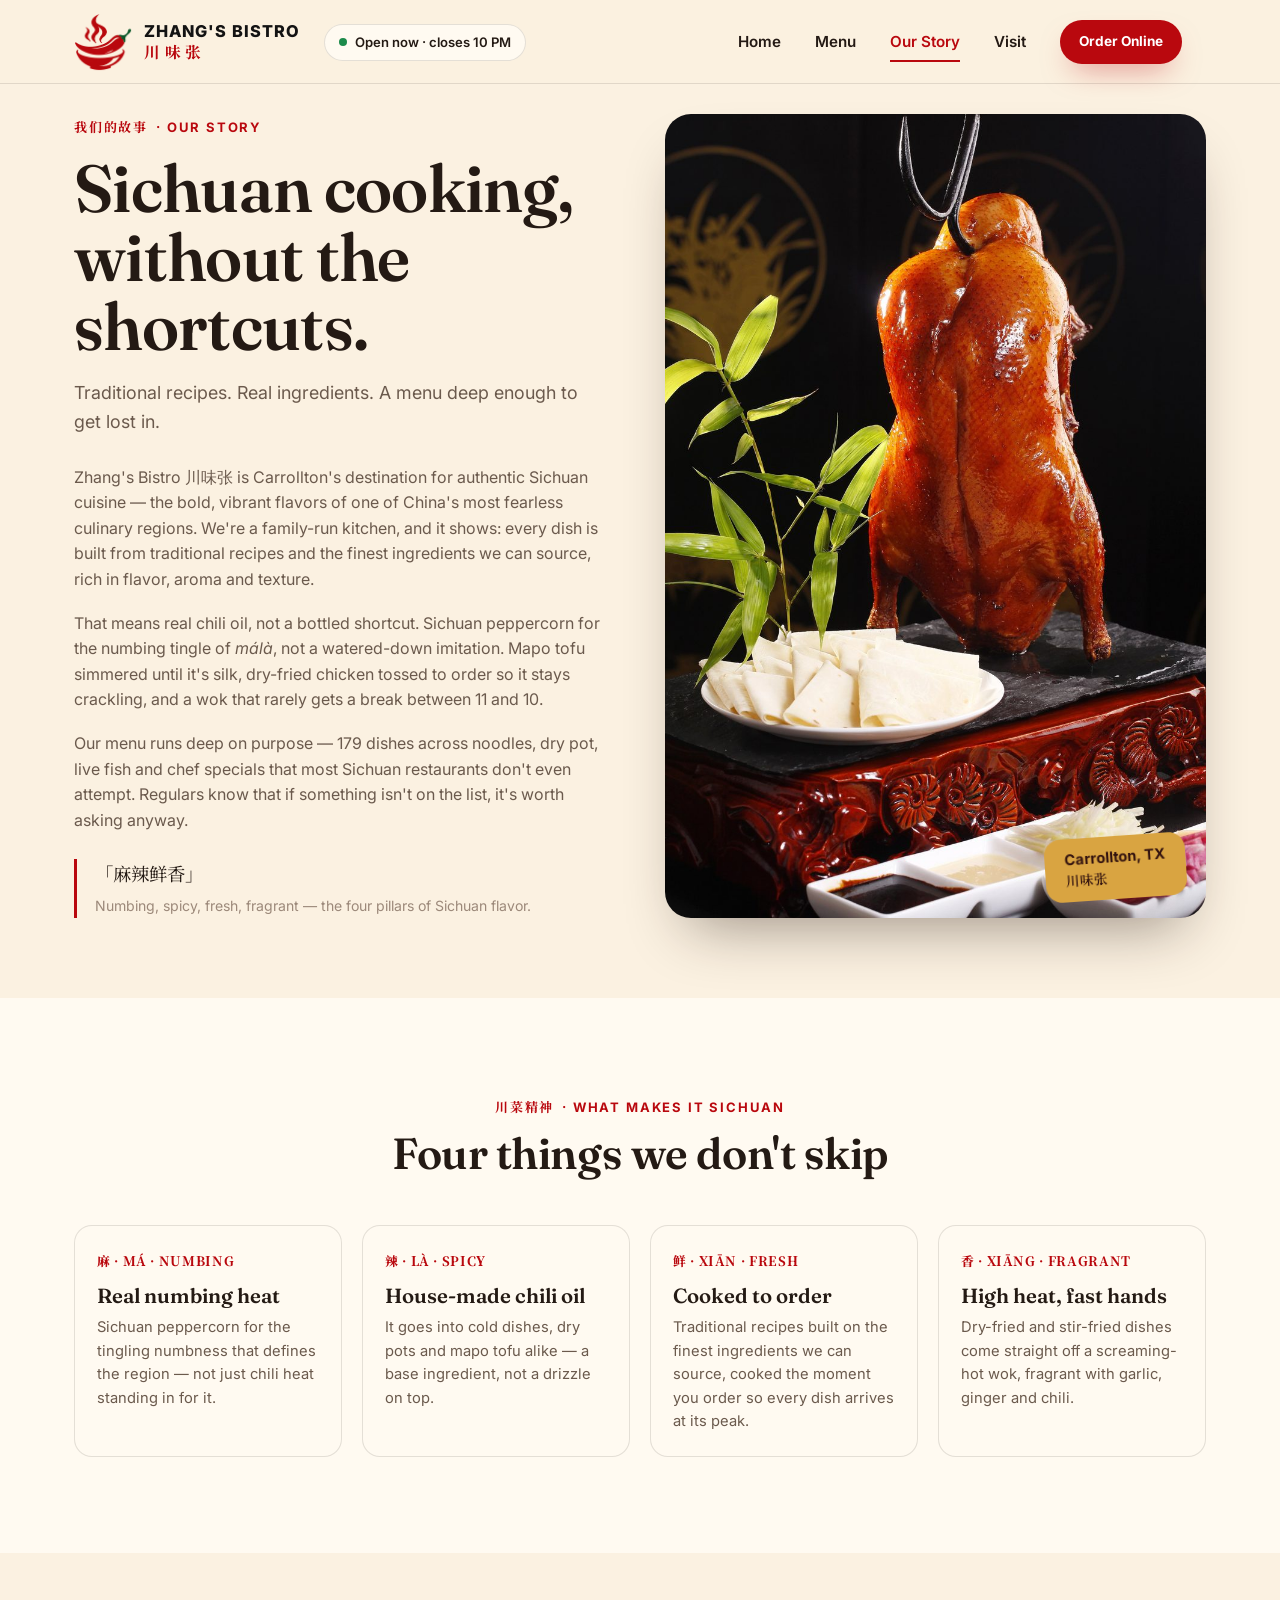
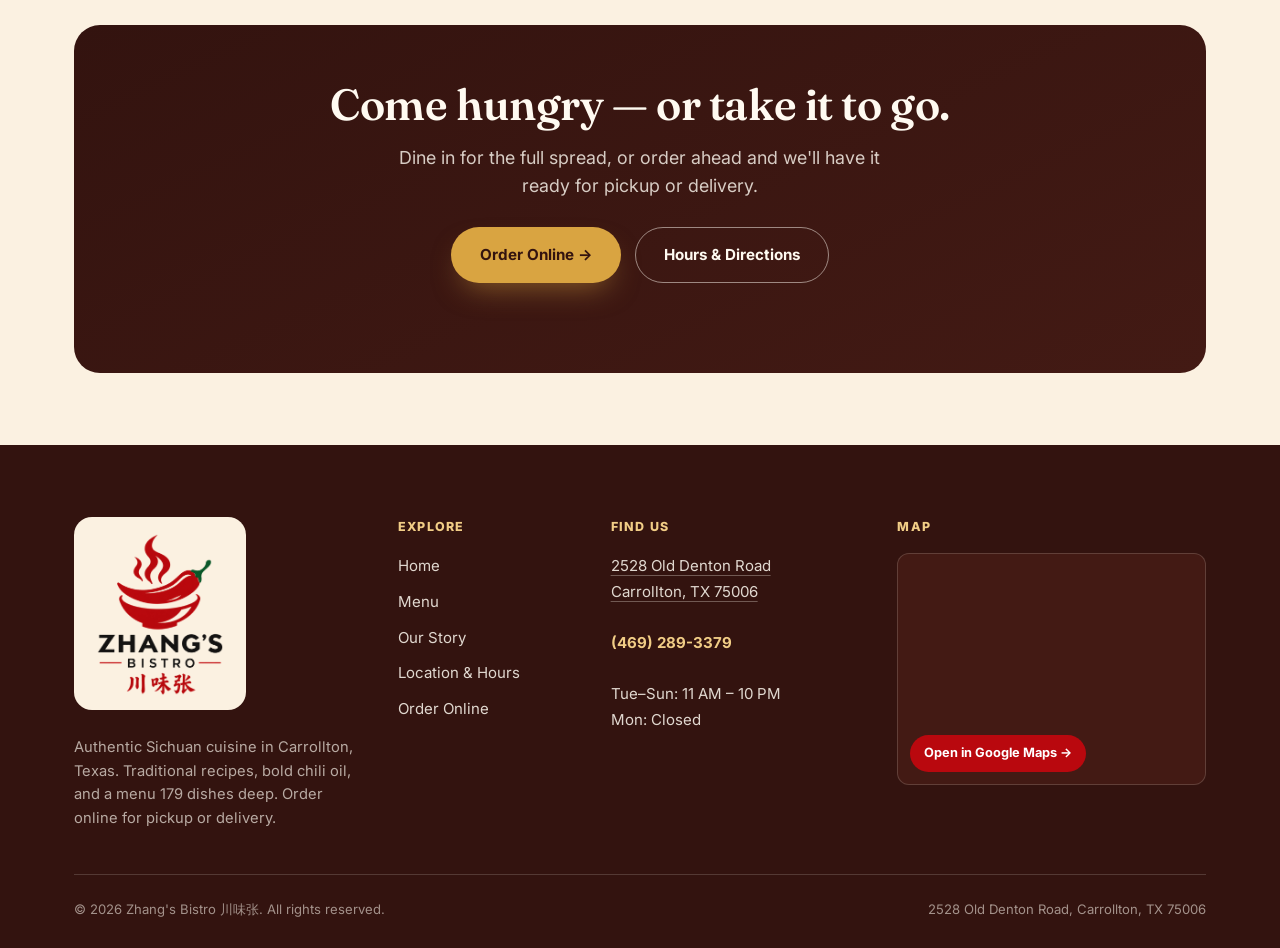
<file: story.html>
<!doctype html>
<html lang="en">
<head>
<meta charset="UTF-8" />
<meta name="viewport" content="width=device-width, initial-scale=1.0" />
<title>Our Story | Zhang's Bistro 川味张 — Carrollton, TX</title>
<meta name="description" content="Zhang's Bistro is a family-run Sichuan kitchen in Carrollton, TX — traditional recipes, real chili oil, and a menu built without shortcuts." />
<link rel="icon" type="image/png" href="assets/img/favicon.png" />
<link rel="apple-touch-icon" href="assets/img/apple-touch-icon.png" />
<link rel="preconnect" href="https://fonts.googleapis.com" />
<link rel="preconnect" href="https://fonts.gstatic.com" crossorigin />
<link href="https://fonts.googleapis.com/css2?family=Fraunces:opsz,wght@9..144,500;9..144,600;9..144,700&family=Inter:wght@400;500;600;700;800&family=Noto+Serif+SC:wght@500;600;700&display=swap" rel="stylesheet" />
<link rel="stylesheet" href="css/styles.css?v=13" />
<link rel="canonical" href="https://www.zhangsbistro.com/story.html" />
</head>
<body>

<header class="site-header">
  <div class="open-status-bar"><span class="open-status" data-open-status><span class="open-status-dot"></span><span class="open-status-text">Tue–Sun · 11 AM – 10 PM</span></span></div>
  <div class="container">
    <a href="index.html" class="brand">
      <img src="assets/img/logo-mark.png" class="brand-logo" alt="" width="239" height="240" />
      <span class="brand-word">
        <strong>Zhang's Bistro</strong>
        <span class="cn">川味张</span>
      </span>
    </a>
    <span class="open-status open-status--inline" data-open-status><span class="open-status-dot"></span><span class="open-status-text">Tue–Sun · 11 AM – 10 PM</span></span>
    <nav class="main-nav" id="mainNav">
      <a href="index.html">Home</a>
      <a href="menu.html">Menu</a>
      <a href="story.html" class="is-active">Our Story</a>
      <a href="visit.html">Visit</a>
      <a href="https://order.mealkeyway.com/customer/release/index?mid=464632736e67496e446a6e6770706831645a4e5344513d3d#/main" class="btn btn-primary btn-sm" target="_blank" rel="noopener">Order Online</a>
    </nav>
    <div class="header-actions">
      <a href="https://order.mealkeyway.com/customer/release/index?mid=464632736e67496e446a6e6770706831645a4e5344513d3d#/main" class="btn btn-primary btn-sm header-order" target="_blank" rel="noopener">Order Online</a>
      <button class="nav-toggle" id="navToggle" aria-label="Toggle menu" aria-expanded="false">
        <svg viewBox="0 0 24 24" fill="none" stroke="currentColor" stroke-width="2"><line x1="3" y1="6" x2="21" y2="6"/><line x1="3" y1="12" x2="21" y2="12"/><line x1="3" y1="18" x2="21" y2="18"/></svg>
      </button>
    </div>
  </div>
</header>

<section class="story-hero">
  <div class="container">
    <div class="story-copy">
      <span class="eyebrow"><span class="cn">我们的故事</span> · Our Story</span>
      <h1 style="margin: 14px 0 18px;">Sichuan cooking, without the shortcuts.</h1>
      <p class="lede" style="margin-bottom: 28px;">Traditional recipes. Real ingredients. A menu deep enough to get lost in.</p>

      <p>Zhang's Bistro 川味张 is Carrollton's destination for authentic Sichuan cuisine — the bold, vibrant flavors of one of China's most fearless culinary regions. We're a family-run kitchen, and it shows: every dish is built from traditional recipes and the finest ingredients we can source, rich in flavor, aroma and texture.</p>

      <p>That means real chili oil, not a bottled shortcut. Sichuan peppercorn for the numbing tingle of <em>málà</em>, not a watered-down imitation. Mapo tofu simmered until it's silk, dry-fried chicken tossed to order so it stays crackling, and a wok that rarely gets a break between 11 and 10.</p>

      <p>Our menu runs deep on purpose — 179 dishes across noodles, dry pot, live fish and chef specials that most Sichuan restaurants don't even attempt. Regulars know that if something isn't on the list, it's worth asking anyway.</p>

      <blockquote>
        <p class="cn">「麻辣鲜香」</p>
        <span>Numbing, spicy, fresh, fragrant — the four pillars of Sichuan flavor.</span>
      </blockquote>
    </div>
    <div class="story-photo">
      <img src="assets/img/peking-duck.jpg" alt="Whole roasted Peking duck, glossy and ready to carve" width="900" height="1350" />
      <div class="hero-tag"><span>Carrollton, TX</span><span class="cn">川味张</span></div>
    </div>
  </div>
</section>

<section class="section bg-paper">
  <div class="container">
    <div class="section-head-center">
      <span class="eyebrow"><span class="cn">川菜精神</span> · What Makes It Sichuan</span>
      <h2>Four things we don't skip</h2>
    </div>
    <div class="timeline-grid">
      <div class="timeline-card">
        <span class="tag cn">麻 · Má · Numbing</span>
        <h3>Real numbing heat</h3>
        <p>Sichuan peppercorn for the tingling numbness that defines the region — not just chili heat standing in for it.</p>
      </div>
      <div class="timeline-card">
        <span class="tag cn">辣 · Là · Spicy</span>
        <h3>House-made chili oil</h3>
        <p>It goes into cold dishes, dry pots and mapo tofu alike — a base ingredient, not a drizzle on top.</p>
      </div>
      <div class="timeline-card">
        <span class="tag cn">鲜 · Xiān · Fresh</span>
        <h3>Cooked to order</h3>
        <p>Traditional recipes built on the finest ingredients we can source, cooked the moment you order so every dish arrives at its peak.</p>
      </div>
      <div class="timeline-card">
        <span class="tag cn">香 · Xiāng · Fragrant</span>
        <h3>High heat, fast hands</h3>
        <p>Dry-fried and stir-fried dishes come straight off a screaming-hot wok, fragrant with garlic, ginger and chili.</p>
      </div>
    </div>
  </div>
</section>

<section class="section-tight">
  <div class="container">
    <div class="band-deep story-band" style="grid-template-columns: 1fr;">
      <div style="text-align:center; max-width: 640px; margin: 0 auto;">
        <h2>Come hungry — or take it to go.</h2>
        <p class="lede" style="margin: 0 auto 26px; color: rgba(255,250,241,0.8);">Dine in for the full spread, or order ahead and we'll have it ready for pickup or delivery.</p>
        <div class="hero-ctas" style="justify-content:center;">
          <a href="https://order.mealkeyway.com/customer/release/index?mid=464632736e67496e446a6e6770706831645a4e5344513d3d#/main" class="btn btn-gold" target="_blank" rel="noopener">Order Online →</a>
          <a href="visit.html" class="btn btn-outline-light">Hours &amp; Directions</a>
        </div>
      </div>
    </div>
  </div>
</section>

<footer class="site-footer">
  <div class="container">
    <div class="footer-grid">
      <div class="footer-brand">
        <a href="index.html" class="footer-logo"><img src="assets/img/logo-full.png" alt="Zhang's Bistro 川味张" width="560" height="713" loading="lazy" /></a>
        <p>Authentic Sichuan cuisine in Carrollton, Texas. Traditional recipes, bold chili oil, and a menu 179 dishes deep. Order online for pickup or delivery.</p>
      </div>
      <div class="footer-col">
        <h4>Explore</h4>
        <ul>
          <li><a href="index.html">Home</a></li>
          <li><a href="menu.html">Menu</a></li>
          <li><a href="story.html">Our Story</a></li>
          <li><a href="visit.html">Location &amp; Hours</a></li>
          <li><a href="https://order.mealkeyway.com/customer/release/index?mid=464632736e67496e446a6e6770706831645a4e5344513d3d#/main" target="_blank" rel="noopener">Order Online</a></li>
        </ul>
      </div>
      <div class="footer-col">
        <h4>Find Us</h4>
        <address>
          <a href="https://maps.google.com/?cid=12278787416581285066" target="_blank" rel="noopener">2528 Old Denton Road<br />Carrollton, TX 75006</a><br /><br />
          <a class="tel" href="tel:+14692893379">(469) 289-3379</a><br /><br />
          Tue–Sun: 11 AM – 10 PM<br />
          Mon: Closed
        </address>
      </div>
      <div class="footer-col">
        <h4>Map</h4>
        <div class="footer-map">
          <iframe src="https://maps.google.com/maps?cid=12278787416581285066&amp;output=embed" title="Map of Zhang's Bistro, 2528 Old Denton Road, Carrollton, TX" loading="lazy" tabindex="-1" aria-hidden="true" referrerpolicy="no-referrer-when-downgrade"></iframe>
          <a class="footer-map-link" href="https://maps.google.com/?cid=12278787416581285066" target="_blank" rel="noopener" aria-label="Open Zhang's Bistro in Google Maps"><span>Open in Google Maps →</span></a>
        </div>
      </div>
    </div>
    <div class="footer-bottom">
      <span>© 2026 Zhang's Bistro 川味张. All rights reserved.</span>
      <span>2528 Old Denton Road, Carrollton, TX 75006</span>
    </div>
  </div>
</footer>

<script src="js/main.js?v=12"></script>
</body>
</html>
</file>
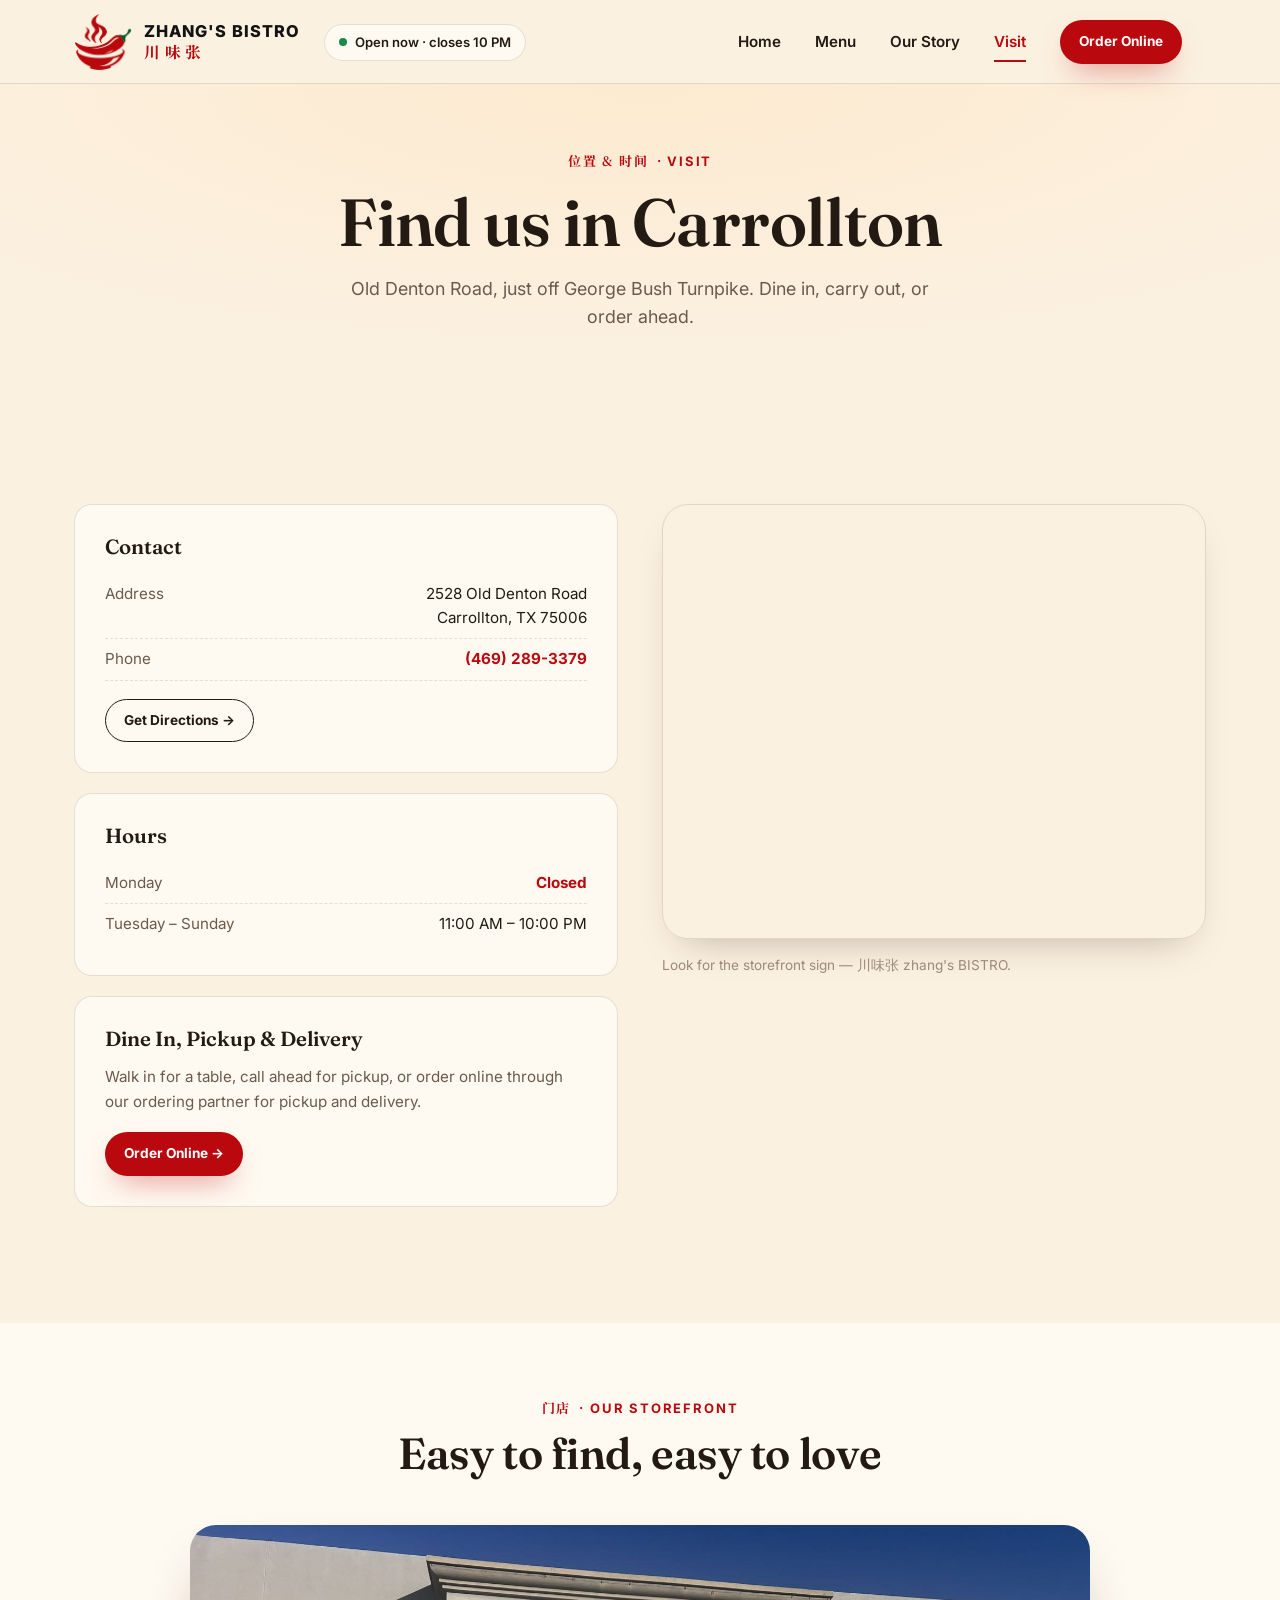
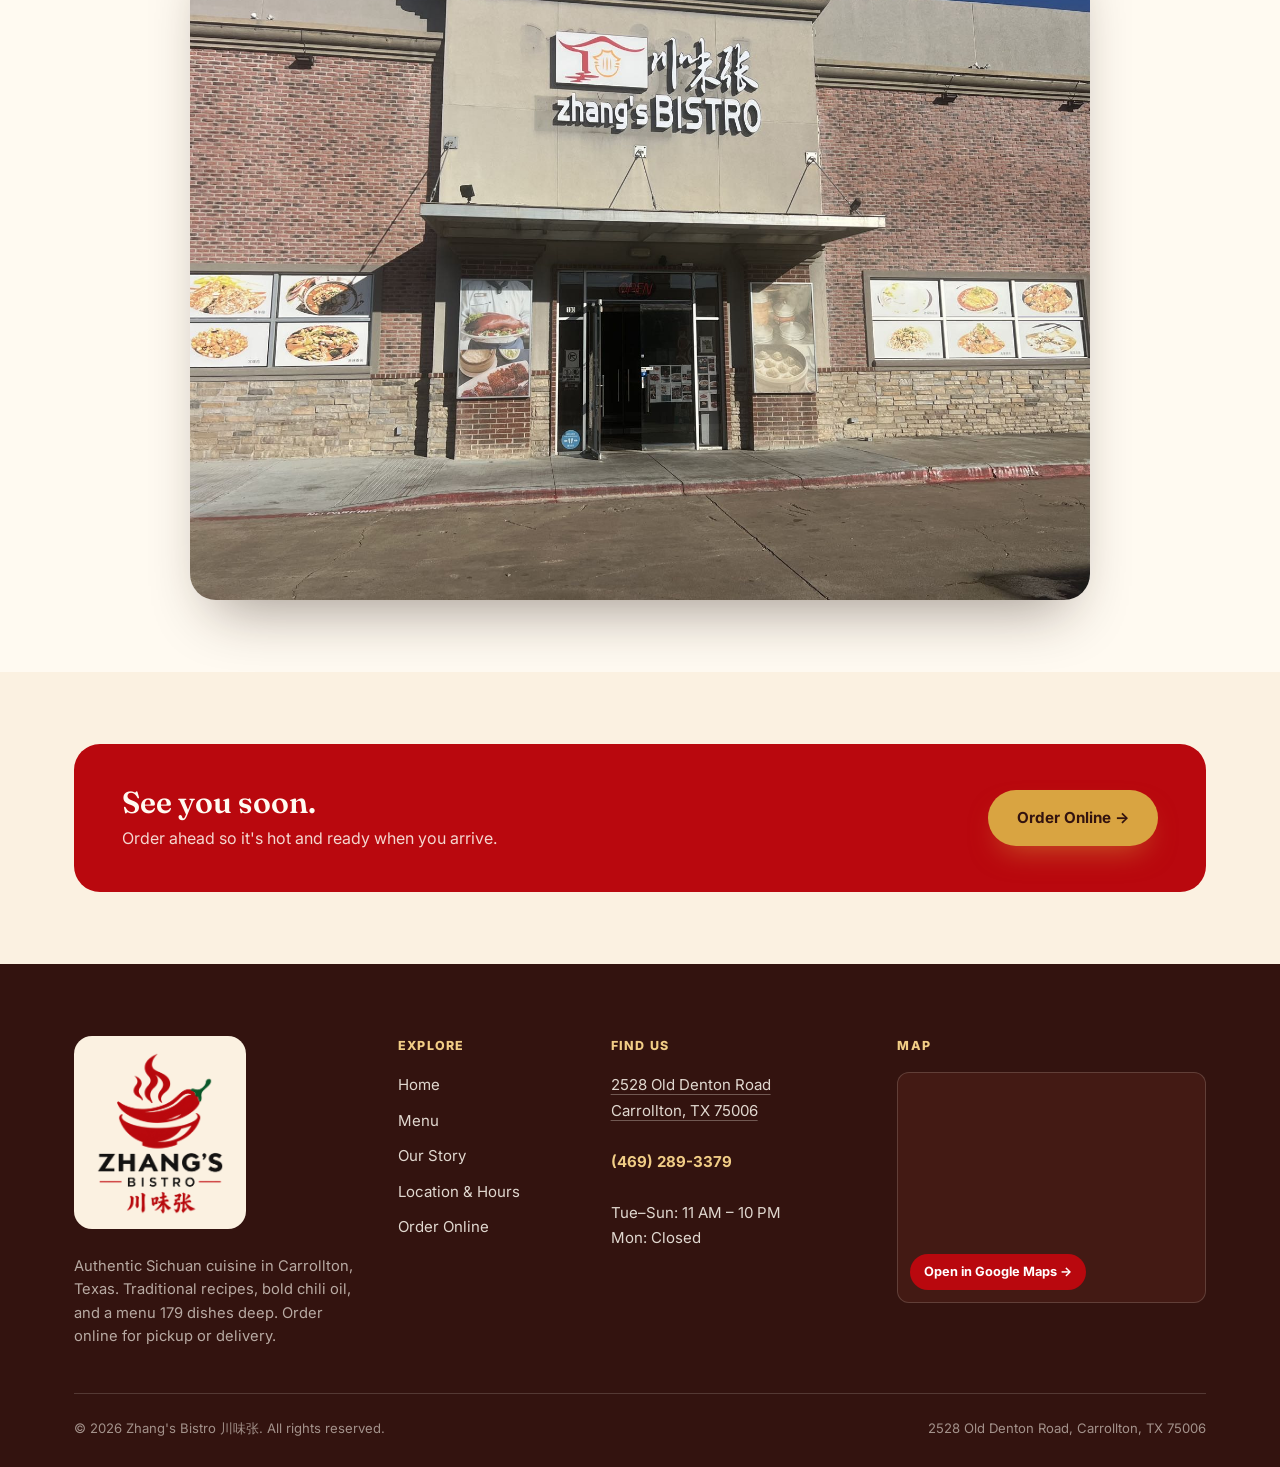
<file: visit.html>
<!doctype html>
<html lang="en">
<head>
<meta charset="UTF-8" />
<meta name="viewport" content="width=device-width, initial-scale=1.0" />
<title>Visit Us | Zhang's Bistro 川味张 — Carrollton, TX</title>
<meta name="description" content="Zhang's Bistro is located at 2528 Old Denton Road, Carrollton, TX 75006. Open Tuesday–Sunday, 11 AM–10 PM. Call (469) 289-3379 or order online." />
<link rel="icon" type="image/png" href="assets/img/favicon.png" />
<link rel="apple-touch-icon" href="assets/img/apple-touch-icon.png" />
<link rel="preconnect" href="https://fonts.googleapis.com" />
<link rel="preconnect" href="https://fonts.gstatic.com" crossorigin />
<link href="https://fonts.googleapis.com/css2?family=Fraunces:opsz,wght@9..144,500;9..144,600;9..144,700&family=Inter:wght@400;500;600;700;800&family=Noto+Serif+SC:wght@500;600;700&display=swap" rel="stylesheet" />
<link rel="stylesheet" href="css/styles.css?v=13" />
<link rel="canonical" href="https://www.zhangsbistro.com/visit.html" />
<script type="application/ld+json">
{
 "@context": "https://schema.org",
 "@type": "Restaurant",
 "@id": "https://www.zhangsbistro.com/#restaurant",
 "name": "Zhang's Bistro 川味张",
 "alternateName": [
  "Zhang's Bistro",
  "川味张"
 ],
 "description": "Authentic Sichuan cuisine in Carrollton, Texas: mapo tofu, Chongqing spicy chicken, dry pot, live fish and 179 dishes made to order.",
 "url": "https://www.zhangsbistro.com/",
 "telephone": "+1-469-289-3379",
 "image": [
  "https://www.zhangsbistro.com/assets/img/table-spread.jpg",
  "https://www.zhangsbistro.com/assets/img/storefront.jpg"
 ],
 "logo": "https://www.zhangsbistro.com/assets/img/logo-full.png",
 "servesCuisine": [
  "Sichuan",
  "Chinese"
 ],
 "priceRange": "$$",
 "address": {
  "@type": "PostalAddress",
  "streetAddress": "2528 Old Denton Road",
  "addressLocality": "Carrollton",
  "addressRegion": "TX",
  "postalCode": "75006",
  "addressCountry": "US"
 },
 "geo": {
  "@type": "GeoCoordinates",
  "latitude": 32.9799524,
  "longitude": -96.9080023
 },
 "hasMap": "https://maps.google.com/?cid=12278787416581285066",
 "openingHoursSpecification": [
  {
   "@type": "OpeningHoursSpecification",
   "dayOfWeek": [
    "Tuesday",
    "Wednesday",
    "Thursday",
    "Friday",
    "Saturday",
    "Sunday"
   ],
   "opens": "11:00",
   "closes": "22:00"
  }
 ],
 "hasMenu": "https://www.zhangsbistro.com/menu.html"
}
</script>
</head>
<body>

<header class="site-header">
  <div class="open-status-bar"><span class="open-status" data-open-status><span class="open-status-dot"></span><span class="open-status-text">Tue–Sun · 11 AM – 10 PM</span></span></div>
  <div class="container">
    <a href="index.html" class="brand">
      <img src="assets/img/logo-mark.png" class="brand-logo" alt="" width="239" height="240" />
      <span class="brand-word">
        <strong>Zhang's Bistro</strong>
        <span class="cn">川味张</span>
      </span>
    </a>
    <span class="open-status open-status--inline" data-open-status><span class="open-status-dot"></span><span class="open-status-text">Tue–Sun · 11 AM – 10 PM</span></span>
    <nav class="main-nav" id="mainNav">
      <a href="index.html">Home</a>
      <a href="menu.html">Menu</a>
      <a href="story.html">Our Story</a>
      <a href="visit.html" class="is-active">Visit</a>
      <a href="https://order.mealkeyway.com/customer/release/index?mid=464632736e67496e446a6e6770706831645a4e5344513d3d#/main" class="btn btn-primary btn-sm" target="_blank" rel="noopener">Order Online</a>
    </nav>
    <div class="header-actions">
      <a href="https://order.mealkeyway.com/customer/release/index?mid=464632736e67496e446a6e6770706831645a4e5344513d3d#/main" class="btn btn-primary btn-sm header-order" target="_blank" rel="noopener">Order Online</a>
      <button class="nav-toggle" id="navToggle" aria-label="Toggle menu" aria-expanded="false">
        <svg viewBox="0 0 24 24" fill="none" stroke="currentColor" stroke-width="2"><line x1="3" y1="6" x2="21" y2="6"/><line x1="3" y1="12" x2="21" y2="12"/><line x1="3" y1="18" x2="21" y2="18"/></svg>
      </button>
    </div>
  </div>
</header>

<section class="page-hero">
  <div class="container">
    <span class="eyebrow"><span class="cn">位置 &amp; 时间</span> · Visit</span>
    <h1>Find us in Carrollton</h1>
    <p class="lede">Old Denton Road, just off George Bush Turnpike. Dine in, carry out, or order ahead.</p>
  </div>
</section>

<section class="section">
  <div class="container">
    <div class="visit-grid">
      <div>
        <div class="visit-card">
          <h3>Contact</h3>
          <div class="row"><span class="day">Address</span><span>2528 Old Denton Road<br />Carrollton, TX 75006</span></div>
          <div class="row"><span class="day">Phone</span><a class="tel" style="color:var(--red); font-weight:700;" href="tel:+14692893379">(469) 289-3379</a></div>
          <div style="margin-top:18px;">
            <a href="https://maps.google.com/?cid=12278787416581285066" target="_blank" rel="noopener" class="btn btn-outline btn-sm">Get Directions →</a>
          </div>
        </div>

        <div class="visit-card">
          <h3>Hours</h3>
          <div class="row"><span class="day">Monday</span><span class="closed">Closed</span></div>
          <div class="row"><span class="day">Tuesday – Sunday</span><span>11:00 AM – 10:00 PM</span></div>
        </div>

        <div class="visit-card">
          <h3>Dine In, Pickup &amp; Delivery</h3>
          <p style="color:var(--ink-soft); font-size:0.95rem; margin-bottom:18px;">Walk in for a table, call ahead for pickup, or order online through our ordering partner for pickup and delivery.</p>
          <a href="https://order.mealkeyway.com/customer/release/index?mid=464632736e67496e446a6e6770706831645a4e5344513d3d#/main" class="btn btn-primary btn-sm" target="_blank" rel="noopener">Order Online →</a>
        </div>
      </div>

      <div>
        <div class="map-frame">
          <iframe
            src="https://maps.google.com/maps?cid=12278787416581285066&amp;output=embed"
            loading="lazy"
            referrerpolicy="no-referrer-when-downgrade"
            title="Map to Zhang's Bistro, 2528 Old Denton Road, Carrollton, TX 75006">
          </iframe>
        </div>
        <p style="margin-top:16px; font-size:0.85rem; color:var(--ink-faint);">Look for the storefront sign — 川味张 zhang's BISTRO.</p>
      </div>
    </div>
  </div>
</section>

<section class="section-tight bg-paper">
  <div class="container">
    <div class="section-head-center">
      <span class="eyebrow"><span class="cn">门店</span> · Our Storefront</span>
      <h2>Easy to find, easy to love</h2>
    </div>
    <div style="border-radius: var(--radius-lg); overflow:hidden; box-shadow: var(--shadow-lg); max-width: 900px; margin: 0 auto;">
      <img src="assets/img/storefront.jpg" alt="Zhang's Bistro storefront exterior in Carrollton, TX" />
    </div>
  </div>
</section>

<section class="section-tight">
  <div class="container">
    <div class="cta-banner">
      <div>
        <h3>See you soon.</h3>
        <p>Order ahead so it's hot and ready when you arrive.</p>
      </div>
      <a href="https://order.mealkeyway.com/customer/release/index?mid=464632736e67496e446a6e6770706831645a4e5344513d3d#/main" class="btn btn-gold" target="_blank" rel="noopener">Order Online →</a>
    </div>
  </div>
</section>

<footer class="site-footer">
  <div class="container">
    <div class="footer-grid">
      <div class="footer-brand">
        <a href="index.html" class="footer-logo"><img src="assets/img/logo-full.png" alt="Zhang's Bistro 川味张" width="560" height="713" loading="lazy" /></a>
        <p>Authentic Sichuan cuisine in Carrollton, Texas. Traditional recipes, bold chili oil, and a menu 179 dishes deep. Order online for pickup or delivery.</p>
      </div>
      <div class="footer-col">
        <h4>Explore</h4>
        <ul>
          <li><a href="index.html">Home</a></li>
          <li><a href="menu.html">Menu</a></li>
          <li><a href="story.html">Our Story</a></li>
          <li><a href="visit.html">Location &amp; Hours</a></li>
          <li><a href="https://order.mealkeyway.com/customer/release/index?mid=464632736e67496e446a6e6770706831645a4e5344513d3d#/main" target="_blank" rel="noopener">Order Online</a></li>
        </ul>
      </div>
      <div class="footer-col">
        <h4>Find Us</h4>
        <address>
          <a href="https://maps.google.com/?cid=12278787416581285066" target="_blank" rel="noopener">2528 Old Denton Road<br />Carrollton, TX 75006</a><br /><br />
          <a class="tel" href="tel:+14692893379">(469) 289-3379</a><br /><br />
          Tue–Sun: 11 AM – 10 PM<br />
          Mon: Closed
        </address>
      </div>
      <div class="footer-col">
        <h4>Map</h4>
        <div class="footer-map">
          <iframe src="https://maps.google.com/maps?cid=12278787416581285066&amp;output=embed" title="Map of Zhang's Bistro, 2528 Old Denton Road, Carrollton, TX" loading="lazy" tabindex="-1" aria-hidden="true" referrerpolicy="no-referrer-when-downgrade"></iframe>
          <a class="footer-map-link" href="https://maps.google.com/?cid=12278787416581285066" target="_blank" rel="noopener" aria-label="Open Zhang's Bistro in Google Maps"><span>Open in Google Maps →</span></a>
        </div>
      </div>
    </div>
    <div class="footer-bottom">
      <span>© 2026 Zhang's Bistro 川味张. All rights reserved.</span>
      <span>2528 Old Denton Road, Carrollton, TX 75006</span>
    </div>
  </div>
</footer>

<script src="js/main.js?v=12"></script>
</body>
</html>
</file>
<file: css/styles.css>
/* ==========================================================================
   Zhang's Bistro 川味张 — design system
   ========================================================================== */

:root {
  --cream: #fbf1e1;
  --cream-2: #f5e6cd;
  --paper: #fffaf1;
  --ink: #241a14;
  --ink-soft: #6b5a4d;
  --ink-faint: #9c897a;
  --red: #b9080e;
  --red-dark: #8a060b;
  --red-wash: #f6e2df;
  --gold: #d9a441;
  --gold-soft: #f1cd86;
  --deep: #33130f;
  --deep-2: #431a14;
  --white: #ffffff;
  --line: rgba(36, 26, 20, 0.12);
  --line-deep: rgba(255, 250, 241, 0.16);
  --shadow: 0 18px 40px -22px rgba(36, 20, 14, 0.35);
  --shadow-lg: 0 30px 60px -24px rgba(36, 20, 14, 0.45);
  --radius-lg: 26px;
  --radius-md: 18px;
  --radius-sm: 12px;
  --container: 1180px;
  --header-row-h: 84px;
  --status-h: 0px;
  --header-h: calc(var(--header-row-h) + var(--status-h));
  --font-display: "Fraunces", "Noto Serif SC", serif;
  --font-body: "Inter", "Noto Sans SC", system-ui, sans-serif;
  --font-cn: "Noto Serif SC", serif;
}

/* ---------------------------------- reset ---------------------------------- */
*,
*::before,
*::after {
  box-sizing: border-box;
}

html {
  scroll-behavior: smooth;
}

body {
  margin: 0;
  background: var(--cream);
  color: var(--ink);
  font-family: var(--font-body);
  font-size: 16px;
  line-height: 1.6;
  -webkit-font-smoothing: antialiased;
}

@media (max-width: 1100px) {
  :root {
    --status-h: 28px;
  }
}

@media (max-width: 480px) {
  :root {
    --header-row-h: 66px;
  }
}

img {
  max-width: 100%;
  display: block;
}

a {
  color: inherit;
  text-decoration: none;
}

ul {
  margin: 0;
  padding: 0;
  list-style: none;
}

h1, h2, h3, h4, p {
  margin: 0;
}

button {
  font: inherit;
  cursor: pointer;
}

.cn {
  font-family: var(--font-cn);
}

.container {
  width: 100%;
  max-width: var(--container);
  margin: 0 auto;
  padding: 0 24px;
}

section {
  position: relative;
}

/* ---------------------------------- type ---------------------------------- */

.eyebrow {
  display: inline-flex;
  align-items: center;
  gap: 8px;
  font-family: var(--font-body);
  font-size: 13px;
  font-weight: 700;
  letter-spacing: 0.14em;
  text-transform: uppercase;
  color: var(--red);
}

.eyebrow--on-deep {
  color: var(--gold-soft);
}

h1, .h1 {
  font-family: var(--font-display);
  font-weight: 600;
  line-height: 1.04;
  letter-spacing: -0.01em;
  font-size: clamp(2.6rem, 5.2vw, 4.6rem);
}

h2, .h2 {
  font-family: var(--font-display);
  font-weight: 600;
  line-height: 1.08;
  letter-spacing: -0.01em;
  font-size: clamp(2rem, 3.4vw, 2.9rem);
}

h3, .h3 {
  font-family: var(--font-display);
  font-weight: 600;
  line-height: 1.2;
  font-size: clamp(1.2rem, 1.6vw, 1.45rem);
}

.lede {
  font-size: clamp(1.05rem, 1.4vw, 1.2rem);
  color: var(--ink-soft);
  max-width: 46ch;
}

.accent {
  color: var(--red);
}

.accent-gold {
  color: var(--gold);
}

/* ---------------------------------- buttons ---------------------------------- */

.btn {
  display: inline-flex;
  align-items: center;
  justify-content: center;
  gap: 8px;
  padding: 15px 28px;
  border-radius: 999px;
  font-weight: 700;
  font-size: 0.95rem;
  border: 1.5px solid transparent;
  transition: transform 0.18s ease, box-shadow 0.18s ease, background-color 0.18s ease, color 0.18s ease;
  white-space: nowrap;
}

.btn:hover {
  transform: translateY(-2px);
}

.btn-primary {
  background: var(--red);
  color: var(--white);
  box-shadow: 0 14px 30px -12px rgba(185, 8, 14, 0.5);
}

.btn-primary:hover {
  background: var(--red-dark);
}

.btn-outline {
  background: transparent;
  border-color: var(--ink);
  color: var(--ink);
}

.btn-outline:hover {
  background: var(--ink);
  color: var(--cream);
}

.btn-outline-light {
  background: transparent;
  border-color: rgba(255, 250, 241, 0.5);
  color: var(--paper);
}

.btn-outline-light:hover {
  background: var(--paper);
  color: var(--deep);
}

.btn-gold {
  background: var(--gold);
  color: var(--deep);
  box-shadow: 0 14px 30px -12px rgba(217, 164, 65, 0.55);
}

.btn-gold:hover {
  background: var(--gold-soft);
}

.btn-sm {
  padding: 10px 18px;
  font-size: 0.85rem;
}

.link-underline {
  font-weight: 700;
  color: var(--deep);
  border-bottom: 2px solid var(--gold);
  padding-bottom: 2px;
}

.link-underline--light {
  color: var(--paper);
}

/* ---------------------------------- header ---------------------------------- */

.site-header {
  position: sticky;
  top: 0;
  z-index: 100;
  background: rgba(251, 241, 225, 0.97);
  box-shadow: inset 0 -1px 0 var(--line);
}

.site-header .container {
  display: flex;
  align-items: center;
  justify-content: space-between;
  gap: 24px;
  height: var(--header-row-h);
}

.brand {
  display: flex;
  align-items: center;
  gap: 12px;
  min-width: 0;
  flex: 0 1 auto;
}

/* Live open/closed badge: inline pill on wide screens, slim strip above the header row below 1100px. */
.open-status {
  --dot: var(--ink-faint);
  display: inline-flex;
  align-items: center;
  gap: 8px;
  font-size: 0.82rem;
  font-weight: 600;
  white-space: nowrap;
}

.open-status-dot {
  width: 8px;
  height: 8px;
  flex-shrink: 0;
  border-radius: 50%;
  background: var(--dot);
}

.open-status[data-state="open"] { --dot: #1c8a4a; }
.open-status[data-state="closing"] { --dot: #d98a00; }
.open-status[data-state="closed"] { --dot: var(--red); }

.open-status[data-state="open"] .open-status-dot {
  animation: status-pulse 2.4s ease-out infinite;
}

@keyframes status-pulse {
  0% { box-shadow: 0 0 0 0 rgba(28, 138, 74, 0.45); }
  70%, 100% { box-shadow: 0 0 0 7px rgba(28, 138, 74, 0); }
}

.open-status--inline {
  margin-right: auto;
  padding: 7px 14px;
  border: 1px solid var(--line);
  border-radius: 999px;
  background: var(--paper);
  color: var(--ink);
}

.open-status-bar {
  display: none;
  height: var(--status-h);
  align-items: center;
  justify-content: center;
  background: var(--deep);
  color: rgba(255, 250, 241, 0.92);
}

.open-status-bar .open-status {
  font-size: 0.76rem;
  letter-spacing: 0.02em;
}

.open-status-bar .open-status[data-state="open"] { --dot: #3fcf7a; }
.open-status-bar .open-status[data-state="closing"] { --dot: #f5b638; }
.open-status-bar .open-status[data-state="closed"] { --dot: #ff6b5e; }

@media (max-width: 1100px) {
  .open-status--inline {
    display: none;
  }

  .open-status-bar {
    display: flex;
  }

  .main-nav {
    margin-left: auto;
  }
}

@media (max-width: 900px) {
  .header-actions {
    margin-left: auto;
  }
}

@media (prefers-reduced-motion: reduce) {
  .open-status[data-state="open"] .open-status-dot {
    animation: none;
  }
}

.brand-logo {
  width: 58px;
  height: auto;
  flex-shrink: 0;
}

.brand-word {
  display: flex;
  flex-direction: column;
  gap: 2px;
  line-height: 1.1;
  min-width: 0;
  white-space: nowrap;
}

.brand-word strong {
  font-family: var(--font-body);
  font-size: 1.02rem;
  font-weight: 800;
  letter-spacing: 0.06em;
  text-transform: uppercase;
  color: #131313;
}

.brand-word .cn {
  font-size: 0.98rem;
  font-weight: 700;
  letter-spacing: 0.3em;
  color: var(--red);
}

.header-actions {
  flex-shrink: 0;
}

.main-nav {
  display: flex;
  align-items: center;
  gap: 34px;
}

.main-nav a:not(.btn) {
  font-weight: 600;
  font-size: 0.95rem;
  color: var(--ink);
  position: relative;
  padding: 6px 0;
}

.main-nav a.is-active {
  color: var(--red);
}

.main-nav a:not(.btn)::after {
  content: "";
  position: absolute;
  left: 0;
  right: 0;
  bottom: -2px;
  height: 2px;
  background: var(--red);
  transform: scaleX(0);
  transform-origin: left;
  transition: transform 0.2s ease;
}

.main-nav a:not(.btn):hover::after,
.main-nav a.is-active::after {
  transform: scaleX(1);
}

.header-actions {
  display: flex;
  align-items: center;
  gap: 18px;
}

.header-actions .btn-primary.header-order {
  display: none;
}

.nav-toggle {
  display: none;
  width: 44px;
  height: 44px;
  border-radius: 50%;
  border: 1.5px solid var(--line);
  background: transparent;
  align-items: center;
  justify-content: center;
}

.nav-toggle svg {
  width: 20px;
  height: 20px;
}

@media (max-width: 900px) {
  .main-nav {
    position: fixed;
    inset: var(--header-h) 0 0 0;
    background: var(--cream);
    flex-direction: column;
    justify-content: flex-start;
    align-items: stretch;
    padding: 28px 24px;
    gap: 6px;
    opacity: 0;
    visibility: hidden;
    transform: translateY(-10px);
    transition: opacity 0.22s ease, transform 0.22s ease, visibility 0s linear 0.22s;
    overflow-y: auto;
  }

  .main-nav.is-open {
    opacity: 1;
    visibility: visible;
    transform: none;
    transition: opacity 0.22s ease, transform 0.22s ease, visibility 0s;
  }

  .main-nav a:not(.btn) {
    padding: 14px 4px;
    border-bottom: 1px solid var(--line);
    font-size: 1.05rem;
  }

  .main-nav .btn {
    margin-top: 14px;
    align-self: flex-start;
  }

  .header-actions .btn-primary.header-order {
    display: inline-flex;
  }

  .nav-toggle {
    display: inline-flex;
  }
}

/* Small-phone header sizing. Must stay below the base header rules and the 900px block it overrides. */
@media (max-width: 480px) {
  .site-header .container {
    padding: 0 16px;
    gap: 8px;
  }

  .brand {
    gap: 7px;
  }

  .brand-logo {
    width: 42px;
  }

  .brand-word strong {
    font-size: 0.8rem;
    letter-spacing: 0.03em;
  }

  .brand-word .cn {
    font-size: 0.8rem;
  }

  .header-actions {
    gap: 8px;
  }

  .header-actions .btn-primary.header-order {
    padding: 9px 14px;
    font-size: 0.78rem;
  }

  .nav-toggle {
    width: 36px;
    height: 36px;
  }

  .nav-toggle svg {
    width: 17px;
    height: 17px;
  }
}

@media (max-width: 360px) {
  .brand-logo {
    width: 36px;
  }

  .brand-word strong {
    font-size: 0.72rem;
  }

  .header-actions .btn-primary.header-order {
    padding: 8px 11px;
    font-size: 0.74rem;
  }
}

@media (max-width: 340px) {
  .header-actions .btn-primary.header-order {
    display: none;
  }
}

/* ---------------------------------- hero ---------------------------------- */

.hero {
  padding: 64px 0 56px;
  background: radial-gradient(120% 100% at 78% 0%, #fdead0 0%, var(--cream) 55%);
  overflow: hidden;
}

.hero .container {
  display: grid;
  grid-template-columns: 1.08fr 0.92fr;
  gap: 48px;
  align-items: center;
}

.badge-pill {
  display: inline-flex;
  align-items: center;
  gap: 8px;
  background: var(--deep);
  color: var(--gold-soft);
  padding: 8px 16px;
  border-radius: 999px;
  font-size: 0.78rem;
  font-weight: 700;
  letter-spacing: 0.08em;
  text-transform: uppercase;
  margin-bottom: 22px;
}

.badge-pill .dot {
  width: 7px;
  height: 7px;
  border-radius: 50%;
  background: var(--gold);
}

.hero h1 {
  margin-bottom: 22px;
}

.hero .lede {
  margin-bottom: 32px;
  max-width: 50ch;
}

.hero-ctas {
  display: flex;
  gap: 14px;
  flex-wrap: wrap;
  margin-bottom: 34px;
}

.hero-stats {
  display: flex;
  flex-wrap: wrap;
  gap: 22px 30px;
}

.hero-stats .stat {
  display: flex;
  align-items: baseline;
  gap: 7px;
  font-size: 0.92rem;
  color: var(--ink-soft);
}

.hero-stats strong {
  font-family: var(--font-display);
  color: var(--ink);
  font-size: 1.05rem;
}

.hero-visual {
  position: relative;
  justify-self: center;
}

.hero-photo-ring {
  width: min(420px, 100%);
  aspect-ratio: 1 / 1;
  border-radius: 50%;
  padding: 14px;
  background: var(--paper);
  box-shadow: var(--shadow-lg);
  position: relative;
}

.hero-photo-ring img {
  width: 100%;
  height: 100%;
  object-fit: cover;
  border-radius: 50%;
}

.hero-tag {
  position: absolute;
  left: -14px;
  bottom: 26px;
  background: var(--gold);
  color: var(--deep);
  padding: 12px 20px;
  border-radius: 16px;
  font-weight: 700;
  font-size: 0.92rem;
  box-shadow: var(--shadow);
  display: flex;
  flex-direction: column;
  gap: 2px;
  line-height: 1.3;
}

.hero-tag .cn {
  font-size: 0.85rem;
  font-weight: 600;
}

/* Hero motion, modeled on hansnoodle.com: floating dish, rising steam, pop-in labels. */
.badge-pill {
  animation: pop 0.6s ease both;
}

.hero-photo-ring {
  animation: dish-float 7s ease-in-out infinite;
}

.hero-steam {
  position: absolute;
  top: 34%;
  left: 50%;
  width: 150px;
  height: 100px;
  transform: translateX(-50%);
  pointer-events: none;
}

.hero-steam span {
  position: absolute;
  bottom: 0;
  border-radius: 50%;
  background: #fff;
  filter: blur(8px);
  opacity: 0;
  animation: steam 4.2s ease-in-out infinite;
}

.hero-steam span:nth-child(1) { left: 18px; width: 24px; height: 82px; }
.hero-steam span:nth-child(2) { left: 64px; width: 22px; height: 76px; animation-delay: 0.9s; }
.hero-steam span:nth-child(3) { left: 108px; width: 20px; height: 70px; animation-delay: 1.9s; }

.hero-tag {
  transform: rotate(-4deg);
  animation: tag-pop 0.7s 0.35s cubic-bezier(0.34, 1.56, 0.64, 1) both;
}

@keyframes dish-float {
  0%, 100% { transform: translateY(0) rotate(-2deg); }
  50% { transform: translateY(-14px) rotate(2deg); }
}

@keyframes steam {
  0% { transform: translateY(0) scaleX(1); opacity: 0; }
  25% { opacity: 0.9; }
  100% { transform: translateY(-70px) scaleX(1.5); opacity: 0; }
}

@keyframes pop {
  0% { transform: scale(0.86); opacity: 0; }
  60% { transform: scale(1.04); opacity: 1; }
  100% { transform: scale(1); }
}

@keyframes tag-pop {
  0% { transform: rotate(-4deg) scale(0.6); opacity: 0; }
  60% { transform: rotate(-4deg) scale(1.06); opacity: 1; }
  100% { transform: rotate(-4deg) scale(1); }
}

@media (prefers-reduced-motion: reduce) {
  .badge-pill,
  .hero-photo-ring,
  .hero-tag {
    animation: none;
  }

  .hero-steam {
    display: none;
  }
}

@media (max-width: 980px) {
  .hero .container {
    grid-template-columns: 1fr;
  }

  .hero-visual {
    order: -1;
    margin-bottom: 8px;
  }

  .hero-photo-ring {
    width: min(320px, 78vw);
  }
}

/* ---------------------------------- ticker ---------------------------------- */

.ticker {
  background: var(--red);
  color: var(--paper);
  overflow: hidden;
  white-space: nowrap;
  border-top: 1px solid rgba(255, 255, 255, 0.15);
  border-bottom: 1px solid rgba(255, 255, 255, 0.15);
}

.ticker-track {
  display: inline-flex;
  align-items: center;
  animation: ticker 34s linear infinite;
  padding: 15px 0;
}

.ticker-track > span {
  display: inline-flex;
  align-items: center;
  font-weight: 700;
  font-size: 0.95rem;
  letter-spacing: 0.03em;
  padding: 0 26px;
  text-transform: uppercase;
}

.ticker-track > span .cn {
  font-weight: 600;
  margin-right: 10px;
  text-transform: none;
}

.ticker-track > span::after {
  content: "✦";
  margin-left: 26px;
  color: var(--gold-soft);
  font-size: 0.75rem;
}

@keyframes ticker {
  from { transform: translateX(0); }
  to { transform: translateX(-50%); }
}

@media (prefers-reduced-motion: reduce) {
  .ticker-track {
    animation: none;
  }
}

/* ---------------------------------- section shells ---------------------------------- */

.section {
  padding: 96px 0;
}

.section-tight {
  padding: 72px 0;
}

.section-head {
  display: flex;
  align-items: flex-end;
  justify-content: space-between;
  gap: 24px;
  margin-bottom: 44px;
  flex-wrap: wrap;
}

.section-head h2 {
  margin-top: 10px;
}

.section-head-center {
  text-align: center;
  max-width: 620px;
  margin: 0 auto 48px;
}

.section-head-center .eyebrow {
  justify-content: center;
}

.section-head-center h2 {
  margin-top: 10px;
}

/* ---------------------------------- dish cards ---------------------------------- */

.dish-grid {
  display: grid;
  grid-template-columns: repeat(4, 1fr);
  gap: 26px;
}

.dish-card {
  background: var(--paper);
  border-radius: var(--radius-md);
  overflow: hidden;
  border: 1px solid var(--line);
  transition: transform 0.22s ease, box-shadow 0.22s ease;
  display: flex;
  flex-direction: column;
}

.dish-card:hover {
  transform: translateY(-6px);
  box-shadow: var(--shadow);
}

.dish-card-photo {
  aspect-ratio: 4 / 3;
  overflow: hidden;
  position: relative;
}

.dish-card-photo img {
  width: 100%;
  height: 100%;
  object-fit: cover;
}

.dish-card-body {
  padding: 18px 18px 20px;
  display: flex;
  flex-direction: column;
  gap: 8px;
  flex: 1;
}

.dish-card-title {
  display: flex;
  justify-content: space-between;
  align-items: flex-start;
  gap: 10px;
}

.dish-card-title h3 {
  font-size: 1.05rem;
}

.dish-card-title .price {
  font-family: var(--font-display);
  font-weight: 700;
  color: var(--red);
  white-space: nowrap;
}

.dish-card-cn {
  font-size: 0.82rem;
  color: var(--ink-faint);
  margin-top: -4px;
}

.dish-card-body p {
  font-size: 0.9rem;
  color: var(--ink-soft);
  line-height: 1.55;
}

@media (max-width: 980px) {
  .dish-grid {
    grid-template-columns: repeat(2, 1fr);
  }
}

@media (max-width: 560px) {
  .dish-grid {
    grid-template-columns: 1fr;
  }
}

/* ---------------------------------- deep band (story / cta) ---------------------------------- */

.band-deep {
  background: linear-gradient(155deg, var(--deep) 0%, var(--deep-2) 100%);
  color: var(--paper);
  border-radius: var(--radius-lg);
}

.story-band {
  padding: 56px;
  display: grid;
  grid-template-columns: 1.1fr 0.9fr;
  gap: 40px;
  align-items: center;
}

.story-band .lede {
  color: rgba(255, 250, 241, 0.78);
}

.story-band h2 {
  color: var(--paper);
  margin-bottom: 16px;
}

.story-stats {
  display: flex;
  gap: 14px;
  flex-wrap: wrap;
  margin-top: 26px;
}

.story-stat {
  background: rgba(255, 250, 241, 0.08);
  border: 1px solid var(--line-deep);
  border-radius: 14px;
  padding: 14px 18px;
  min-width: 128px;
}

.story-stat strong {
  display: block;
  font-family: var(--font-display);
  color: var(--gold-soft);
  font-size: 1.35rem;
}

.story-stat span {
  font-size: 0.82rem;
  color: rgba(255, 250, 241, 0.7);
}

.story-band .link-underline {
  display: inline-block;
  margin-top: 26px;
}

@media (max-width: 900px) {
  .story-band {
    grid-template-columns: 1fr;
    padding: 40px 26px;
  }
}

/* ---------------------------------- testimonials ---------------------------------- */

.testimonial-grid {
  display: grid;
  grid-template-columns: repeat(3, 1fr);
  gap: 22px;
}

.testimonial-card {
  background: var(--paper);
  border: 1px solid var(--line);
  border-radius: var(--radius-md);
  padding: 26px;
  display: flex;
  flex-direction: column;
  gap: 14px;
}

.stars {
  color: var(--gold);
  letter-spacing: 2px;
  font-size: 0.95rem;
}

.testimonial-card p {
  font-size: 0.95rem;
  color: var(--ink);
  line-height: 1.6;
}

.testimonial-card cite {
  font-style: normal;
  font-weight: 700;
  font-size: 0.85rem;
  color: var(--ink-soft);
}

@media (max-width: 900px) {
  .testimonial-grid {
    grid-template-columns: 1fr;
  }
}

/* ---------------------------------- gallery ---------------------------------- */

.gallery-grid {
  display: grid;
  grid-template-columns: repeat(4, 1fr);
  gap: 18px;
}

.gallery-grid a {
  display: block;
  border-radius: var(--radius-sm);
  overflow: hidden;
  aspect-ratio: 1 / 1;
  border: 1px solid var(--line);
}

.gallery-grid img {
  width: 100%;
  height: 100%;
  object-fit: cover;
  transition: transform 0.4s ease;
}

.gallery-grid a:hover img {
  transform: scale(1.06);
}

@media (max-width: 900px) {
  .gallery-grid {
    grid-template-columns: repeat(2, 1fr);
  }
}

/* ---------------------------------- footer ---------------------------------- */

.site-footer {
  background: var(--deep);
  color: rgba(255, 250, 241, 0.85);
  padding: 72px 0 28px;
}

.footer-grid {
  display: grid;
  grid-template-columns: 1.15fr 0.7fr 1fr 1.25fr;
  gap: 40px;
  padding-bottom: 44px;
  border-bottom: 1px solid var(--line-deep);
}

.footer-logo {
  display: inline-block;
  background: var(--cream);
  border-radius: var(--radius-md);
  padding: 16px 22px 14px;
}

.footer-logo img {
  width: 128px;
  height: auto;
}

.footer-brand p {
  font-size: 0.92rem;
  line-height: 1.6;
  max-width: 34ch;
  color: rgba(255, 250, 241, 0.65);
  margin-top: 18px;
}

.footer-col address a:not(.tel) {
  display: inline-block;
  color: inherit;
  text-decoration: underline;
  text-decoration-color: rgba(255, 250, 241, 0.3);
  text-underline-offset: 4px;
}

.footer-col address a:not(.tel):hover {
  color: var(--gold-soft);
  text-decoration-color: var(--gold-soft);
}

.footer-map {
  position: relative;
  display: block;
  border-radius: var(--radius-sm);
  overflow: hidden;
  aspect-ratio: 4 / 3;
  background: var(--deep-2);
  border: 1px solid var(--line-deep);
}

.footer-map iframe {
  width: 100%;
  height: 100%;
  border: 0;
  pointer-events: none;
}

.footer-map-link {
  position: absolute;
  inset: 0;
  display: flex;
  align-items: flex-end;
  justify-content: flex-start;
  padding: 12px;
  transition: background-color 0.2s ease;
}

.footer-map-link span {
  background: var(--red);
  color: var(--white);
  font-size: 0.8rem;
  font-weight: 700;
  padding: 8px 14px;
  border-radius: 999px;
  box-shadow: var(--shadow);
  transition: transform 0.2s ease;
}

.footer-map-link:hover {
  background: rgba(51, 19, 15, 0.12);
}

.footer-map-link:hover span {
  transform: translateY(-2px);
}

.footer-map-link:focus-visible {
  outline: 3px solid var(--gold-soft);
  outline-offset: -3px;
}

.footer-col h4 {
  font-family: var(--font-body);
  font-size: 0.78rem;
  font-weight: 800;
  letter-spacing: 0.1em;
  text-transform: uppercase;
  color: var(--gold-soft);
  margin-bottom: 16px;
}

.footer-col ul li {
  margin-bottom: 10px;
}

.footer-col ul a {
  font-size: 0.94rem;
  color: rgba(255, 250, 241, 0.85);
}

.footer-col ul a:hover {
  color: var(--gold-soft);
}

.footer-col address {
  font-style: normal;
  font-size: 0.94rem;
  line-height: 1.7;
}

.footer-col .tel {
  color: var(--gold-soft);
  font-weight: 700;
}

.footer-bottom {
  display: flex;
  justify-content: space-between;
  align-items: center;
  flex-wrap: wrap;
  gap: 10px;
  padding-top: 24px;
  font-size: 0.82rem;
  color: rgba(255, 250, 241, 0.55);
}

.footer-bottom a {
  color: rgba(255, 250, 241, 0.55);
}

.footer-bottom a:hover {
  color: var(--gold-soft);
}

@media (max-width: 1100px) {
  .footer-grid {
    grid-template-columns: 1fr 1fr;
    gap: 36px;
  }
}

@media (max-width: 640px) {
  .footer-grid {
    grid-template-columns: 1fr;
    gap: 32px;
  }
}

/* ---------------------------------- cta banner ---------------------------------- */

.cta-banner {
  background: var(--red);
  border-radius: var(--radius-lg);
  padding: 40px 48px;
  display: flex;
  align-items: center;
  justify-content: space-between;
  gap: 24px;
  flex-wrap: wrap;
  color: var(--paper);
}

.cta-banner h3 {
  color: var(--paper);
  font-size: clamp(1.4rem, 2.4vw, 1.9rem);
}

.cta-banner p {
  color: rgba(255, 250, 241, 0.85);
  margin-top: 6px;
}

/* ---------------------------------- page hero (interior pages) ---------------------------------- */

.page-hero {
  padding: 64px 0 48px;
  background: radial-gradient(120% 140% at 50% 0%, #fdead0 0%, var(--cream) 60%);
  text-align: center;
}

.page-hero .eyebrow {
  justify-content: center;
}

.page-hero h1 {
  margin: 14px auto 18px;
  max-width: 18ch;
}

.page-hero .lede {
  margin: 0 auto 28px;
  max-width: 56ch;
  text-align: center;
}

.page-hero-ctas {
  display: flex;
  justify-content: center;
  gap: 14px;
  flex-wrap: wrap;
}

/* ---------------------------------- menu page ---------------------------------- */

.menu-jump {
  position: sticky;
  top: var(--header-h);
  z-index: 40;
  background: var(--cream);
  border-bottom: 1px solid var(--line);
  padding: 16px 0;
}

.menu-jump-list {
  position: relative;
  display: flex;
  gap: 10px;
  overflow-x: auto;
  scrollbar-width: none;
  padding-bottom: 2px;
}

.menu-jump-list::-webkit-scrollbar {
  display: none;
}

.menu-jump-list a {
  flex-shrink: 0;
  padding: 9px 16px;
  border-radius: 999px;
  border: 1.5px solid var(--line);
  font-size: 0.85rem;
  font-weight: 700;
  color: var(--ink-soft);
  white-space: nowrap;
}

.menu-jump-list a:hover,
.menu-jump-list a.is-active {
  border-color: var(--red);
  color: var(--red);
  background: var(--red-wash);
}

.menu-categories {
  columns: 3;
  column-gap: 26px;
  padding: 64px 0 20px;
}

@media (max-width: 1100px) {
  .menu-categories {
    columns: 2;
  }
}

@media (max-width: 700px) {
  .menu-categories {
    columns: 1;
  }
}

.menu-category {
  break-inside: avoid;
  scroll-margin-top: calc(var(--header-h) + 92px);
  margin-bottom: 26px;
  display: inline-block;
  width: 100%;
  background: var(--paper);
  border-radius: var(--radius-md);
  border: 1px solid var(--line);
  overflow: hidden;
}

.menu-category-head {
  background: var(--deep);
  color: var(--paper);
  padding: 14px 20px;
  display: flex;
  align-items: center;
  justify-content: space-between;
  font-family: var(--font-display);
  font-weight: 700;
  font-size: 1.05rem;
}

.menu-category-head .cn {
  color: var(--gold-soft);
  font-size: 0.95rem;
}

.menu-item-list {
  padding: 6px 20px 16px;
}

.menu-item {
  display: flex;
  align-items: baseline;
  justify-content: space-between;
  gap: 10px;
  width: 100%;
  margin: 0;
  padding: 12px 0;
  background: none;
  border: 0;
  border-bottom: 1px dashed var(--line);
  color: inherit;
  font: inherit;
  text-align: left;
  cursor: pointer;
}

.menu-item:last-child {
  border-bottom: none;
}

.menu-item:hover .menu-item-en,
.menu-item:focus-visible .menu-item-en {
  color: var(--red);
}

.menu-item:focus-visible {
  outline: 2px solid var(--red);
  outline-offset: 3px;
  border-radius: 6px;
}

.photo-icon {
  display: inline-block;
  flex-shrink: 0;
  width: 15px;
  height: 15px;
  background-color: currentColor;
  opacity: 0.5;
  -webkit-mask: url("data:image/svg+xml,%3Csvg xmlns='http://www.w3.org/2000/svg' viewBox='0 0 24 24' fill='none' stroke='black' stroke-width='2' stroke-linecap='round' stroke-linejoin='round'%3E%3Cpath d='M23 19a2 2 0 0 1-2 2H3a2 2 0 0 1-2-2V8a2 2 0 0 1 2-2h4l2-3h6l2 3h4a2 2 0 0 1 2 2z'/%3E%3Ccircle cx='12' cy='13' r='4'/%3E%3C/svg%3E") center / contain no-repeat;
  mask: url("data:image/svg+xml,%3Csvg xmlns='http://www.w3.org/2000/svg' viewBox='0 0 24 24' fill='none' stroke='black' stroke-width='2' stroke-linecap='round' stroke-linejoin='round'%3E%3Cpath d='M23 19a2 2 0 0 1-2 2H3a2 2 0 0 1-2-2V8a2 2 0 0 1 2-2h4l2-3h6l2 3h4a2 2 0 0 1 2 2z'/%3E%3Ccircle cx='12' cy='13' r='4'/%3E%3C/svg%3E") center / contain no-repeat;
}

.menu-item:hover .photo-icon {
  opacity: 1;
}

.menu-tip {
  display: inline-flex;
  align-items: center;
  gap: 6px;
  color: var(--red);
}

.menu-tip .photo-icon {
  opacity: 1;
}

/* Dish photo dialog */
.dish-dialog {
  width: min(520px, calc(100% - 32px));
  max-height: calc(100dvh - 32px);
  padding: 0;
  border: 0;
  border-radius: var(--radius-lg);
  background: var(--paper);
  color: var(--ink);
  box-shadow: var(--shadow-lg);
  overflow: hidden;
}

.dish-dialog::backdrop {
  background: rgba(36, 20, 14, 0.6);
}

.dish-dialog[open] {
  animation: dialog-in 0.22s ease;
}

.dish-dialog-inner {
  position: relative;
  max-height: inherit;
  overflow-y: auto;
}

.dish-dialog-close {
  position: absolute;
  top: 12px;
  right: 12px;
  z-index: 2;
  width: 38px;
  height: 38px;
  display: flex;
  align-items: center;
  justify-content: center;
  border: 0;
  border-radius: 50%;
  background: rgba(255, 250, 241, 0.94);
  color: var(--ink);
  box-shadow: var(--shadow);
}

.dish-dialog-close svg {
  width: 18px;
  height: 18px;
}

.dish-dialog-media {
  aspect-ratio: 4 / 3;
  background: var(--cream-2);
}

.dish-dialog-media > img {
  width: 100%;
  height: 100%;
  object-fit: cover;
}

.dish-dialog-placeholder {
  height: 100%;
  display: flex;
  flex-direction: column;
  align-items: center;
  justify-content: center;
  gap: 6px;
  text-align: center;
  background: radial-gradient(circle at 50% 40%, var(--paper) 0%, var(--cream-2) 75%);
  color: var(--ink-soft);
}

.dish-dialog-placeholder img {
  width: 84px;
  height: auto;
  margin-bottom: 8px;
  opacity: 0.35;
}

.dish-dialog-placeholder strong {
  font-family: var(--font-display);
  font-size: 1.25rem;
  color: var(--ink);
}

.dish-dialog-body {
  display: flex;
  flex-direction: column;
  align-items: flex-start;
  gap: 8px;
  padding: 22px 24px 26px;
}

.dish-dialog-cat {
  font-size: 0.75rem;
  font-weight: 800;
  letter-spacing: 0.12em;
  text-transform: uppercase;
  color: var(--red);
}

.dish-dialog-title {
  display: flex;
  align-items: baseline;
  justify-content: space-between;
  gap: 16px;
  width: 100%;
}

.dish-dialog-title h3 {
  font-size: 1.4rem;
}

.dish-dialog-price {
  font-family: var(--font-display);
  font-size: 1.25rem;
  font-weight: 700;
  color: var(--red);
  white-space: nowrap;
}

.dish-dialog-cn {
  font-size: 1.05rem;
  color: var(--ink-soft);
}

.dish-dialog-flags {
  display: flex;
  gap: 6px;
}

.dish-dialog-flags:empty {
  display: none;
}

.dish-dialog-body .btn {
  margin-top: 10px;
}

html.dialog-open {
  overflow: hidden;
}

@keyframes dialog-in {
  from { opacity: 0; transform: translateY(12px) scale(0.98); }
  to { opacity: 1; transform: none; }
}

@media (prefers-reduced-motion: reduce) {
  .dish-dialog[open] {
    animation: none;
  }
}

.menu-item-name {
  display: flex;
  flex-direction: column;
  gap: 3px;
}

.menu-item-en {
  font-weight: 600;
  font-size: 0.96rem;
}

/* Inline flow so the icon and flags follow the last word when a long name wraps. */
.menu-item-en .photo-icon,
.menu-item-en .pop-flag {
  margin-left: 7px;
  vertical-align: middle;
}

.menu-item-en .photo-icon {
  vertical-align: -2px;
}

.menu-item-cn {
  font-size: 0.86rem;
  font-weight: 500;
  color: var(--ink-soft);
  letter-spacing: 0.04em;
}

.pop-flag {
  display: inline-block;
  font-size: 0.62rem;
  font-weight: 800;
  letter-spacing: 0.04em;
  text-transform: uppercase;
  color: var(--red);
  background: var(--red-wash);
  padding: 2px 7px;
  border-radius: 999px;
}

.menu-item-price {
  font-family: var(--font-display);
  font-weight: 700;
  color: var(--red);
  white-space: nowrap;
}

.menu-note {
  max-width: var(--container);
  margin: 0 auto;
  padding: 0 24px 10px;
  color: var(--ink-faint);
  font-size: 0.85rem;
}

.menu-note a {
  white-space: nowrap;
}

/* ---------------------------------- story page ---------------------------------- */

.story-hero {
  padding: 30px 0 80px;
}

.story-hero .container {
  display: grid;
  grid-template-columns: 1fr 1fr;
  gap: 50px;
  align-items: stretch;
}

.story-copy p {
  margin-bottom: 18px;
  color: var(--ink-soft);
}

.story-copy > :last-child {
  margin-bottom: 0;
}

.story-copy blockquote {
  margin: 26px 0;
  padding-left: 18px;
  border-left: 3px solid var(--red);
}

.story-copy blockquote p.cn {
  font-size: 1.15rem;
  color: var(--ink);
  margin-bottom: 4px;
}

.story-copy blockquote span {
  font-size: 0.88rem;
  color: var(--ink-faint);
}

.story-photo {
  position: relative;
  min-height: 420px;
  border-radius: var(--radius-lg);
  overflow: hidden;
  box-shadow: var(--shadow-lg);
}

/* Absolutely positioned so the photo fills the row the text defines instead of setting its height. */
.story-photo img {
  position: absolute;
  inset: 0;
  width: 100%;
  height: 100%;
  object-fit: cover;
  object-position: center 40%;
}

.story-photo .hero-tag {
  left: auto;
  right: 20px;
  bottom: 20px;
}

@media (max-width: 900px) {
  .story-hero .container {
    grid-template-columns: 1fr;
  }

  .story-photo {
    min-height: 0;
    aspect-ratio: 4 / 5;
  }
}

.timeline-grid {
  display: grid;
  grid-template-columns: repeat(4, 1fr);
  gap: 20px;
}

.timeline-card {
  background: var(--paper);
  border: 1px solid var(--line);
  border-radius: var(--radius-md);
  padding: 22px;
}

.timeline-card .tag {
  color: var(--red);
  font-weight: 800;
  font-size: 0.8rem;
  letter-spacing: 0.05em;
  text-transform: uppercase;
}

.timeline-card h3 {
  margin: 10px 0 8px;
}

.timeline-card p {
  color: var(--ink-soft);
  font-size: 0.92rem;
}

@media (max-width: 1000px) {
  .timeline-grid {
    grid-template-columns: repeat(2, 1fr);
  }
}

@media (max-width: 600px) {
  .timeline-grid {
    grid-template-columns: 1fr;
  }
}

/* ---------------------------------- visit page ---------------------------------- */

.visit-grid {
  display: grid;
  grid-template-columns: 1fr 1fr;
  gap: 44px;
  align-items: start;
}

.visit-card {
  background: var(--paper);
  border: 1px solid var(--line);
  border-radius: var(--radius-md);
  padding: 30px;
  margin-bottom: 20px;
}

.visit-card h3 {
  margin-bottom: 14px;
}

.visit-card .row {
  display: flex;
  justify-content: space-between;
  gap: 12px;
  padding: 8px 0;
  border-bottom: 1px dashed var(--line);
  font-size: 0.95rem;
}

.visit-card .row > :last-child {
  text-align: right;
  white-space: nowrap;
}

.visit-card .row:last-child {
  border-bottom: none;
}

.visit-card .row .day {
  color: var(--ink-soft);
}

.visit-card .row .closed {
  color: var(--red);
  font-weight: 700;
}

.map-frame {
  border-radius: var(--radius-lg);
  overflow: hidden;
  border: 1px solid var(--line);
  box-shadow: var(--shadow);
  aspect-ratio: 4 / 3.2;
}

.map-frame iframe {
  width: 100%;
  height: 100%;
  border: 0;
}

@media (max-width: 900px) {
  .visit-grid {
    grid-template-columns: 1fr;
  }
}

/* ---------------------------------- misc ---------------------------------- */

.bg-paper {
  background: var(--paper);
}

.bg-cream-2 {
  background: var(--cream-2);
}

.divider-space {
  height: 96px;
}

@media (max-width: 700px) {
  .section {
    padding: 64px 0;
  }

  .story-band {
    border-radius: var(--radius-md);
  }

  .cta-banner {
    padding: 30px 26px;
    text-align: center;
    justify-content: center;
  }
}
</file>
